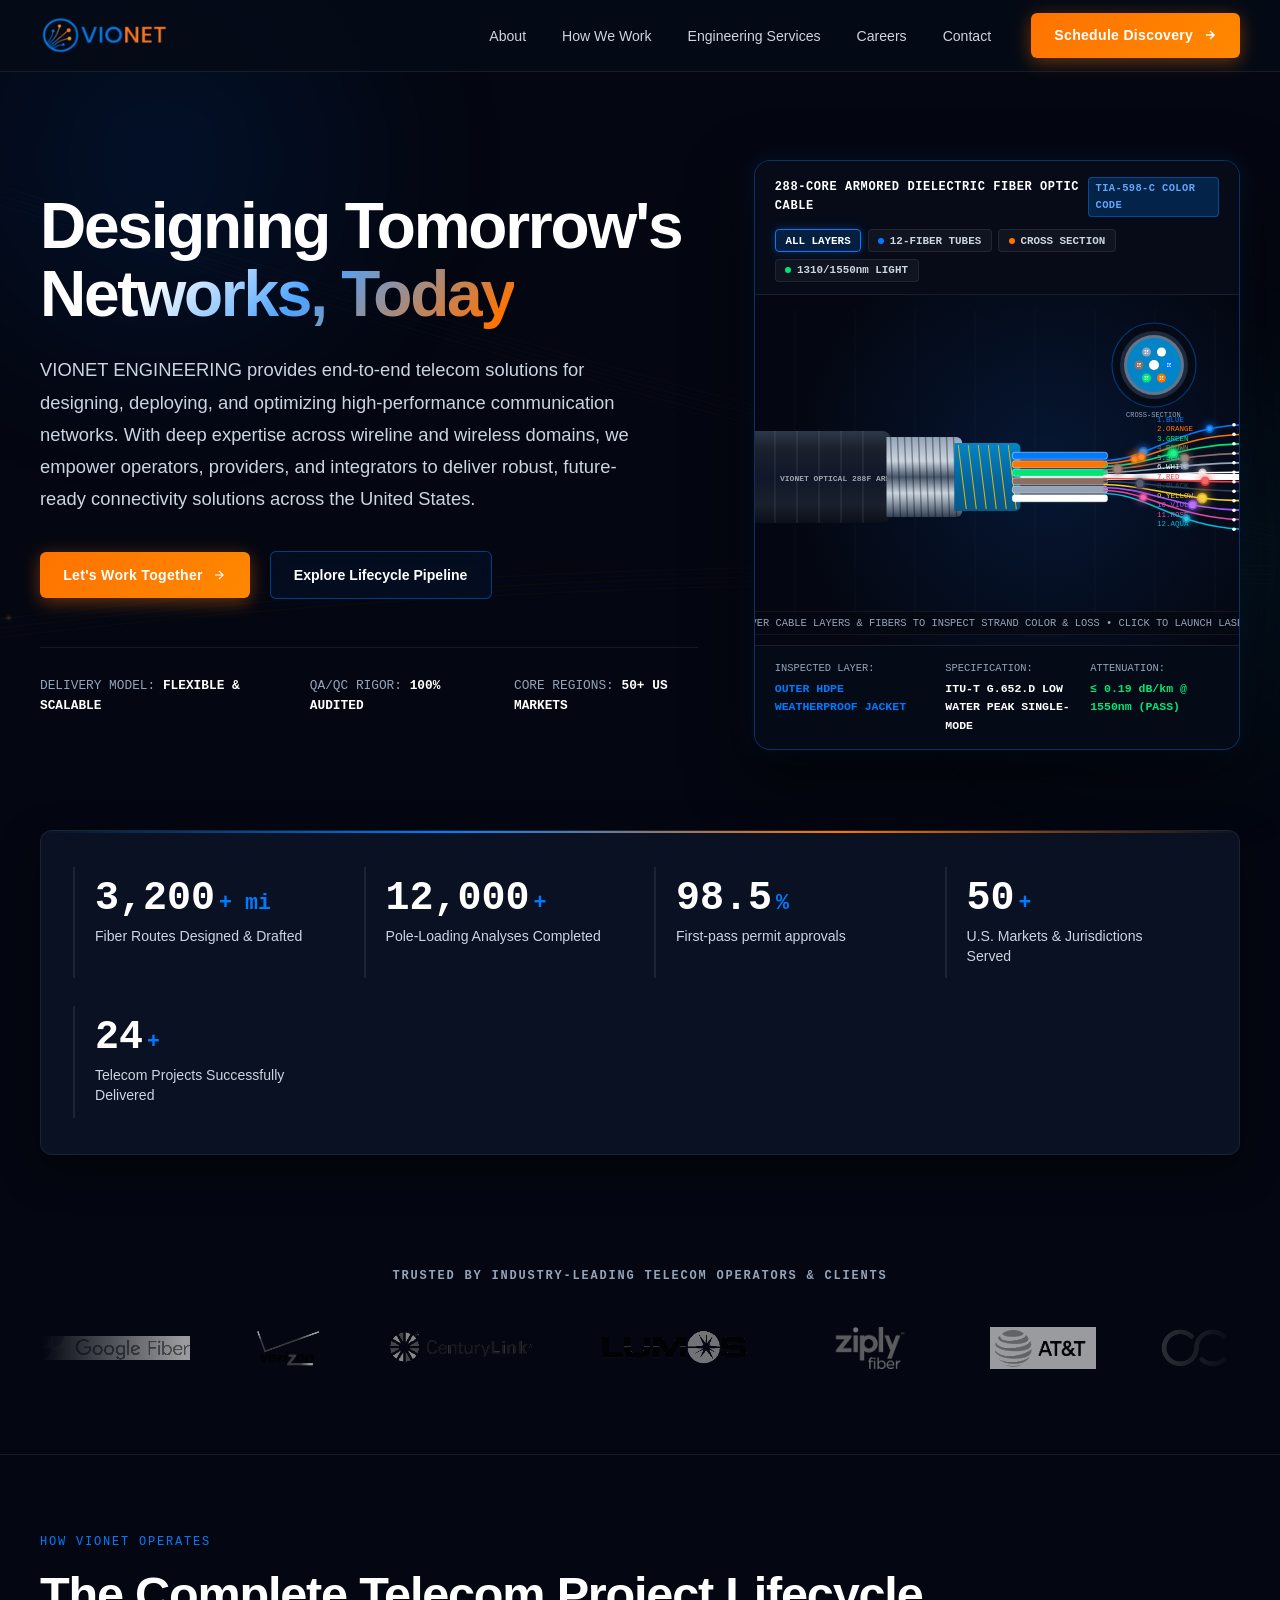
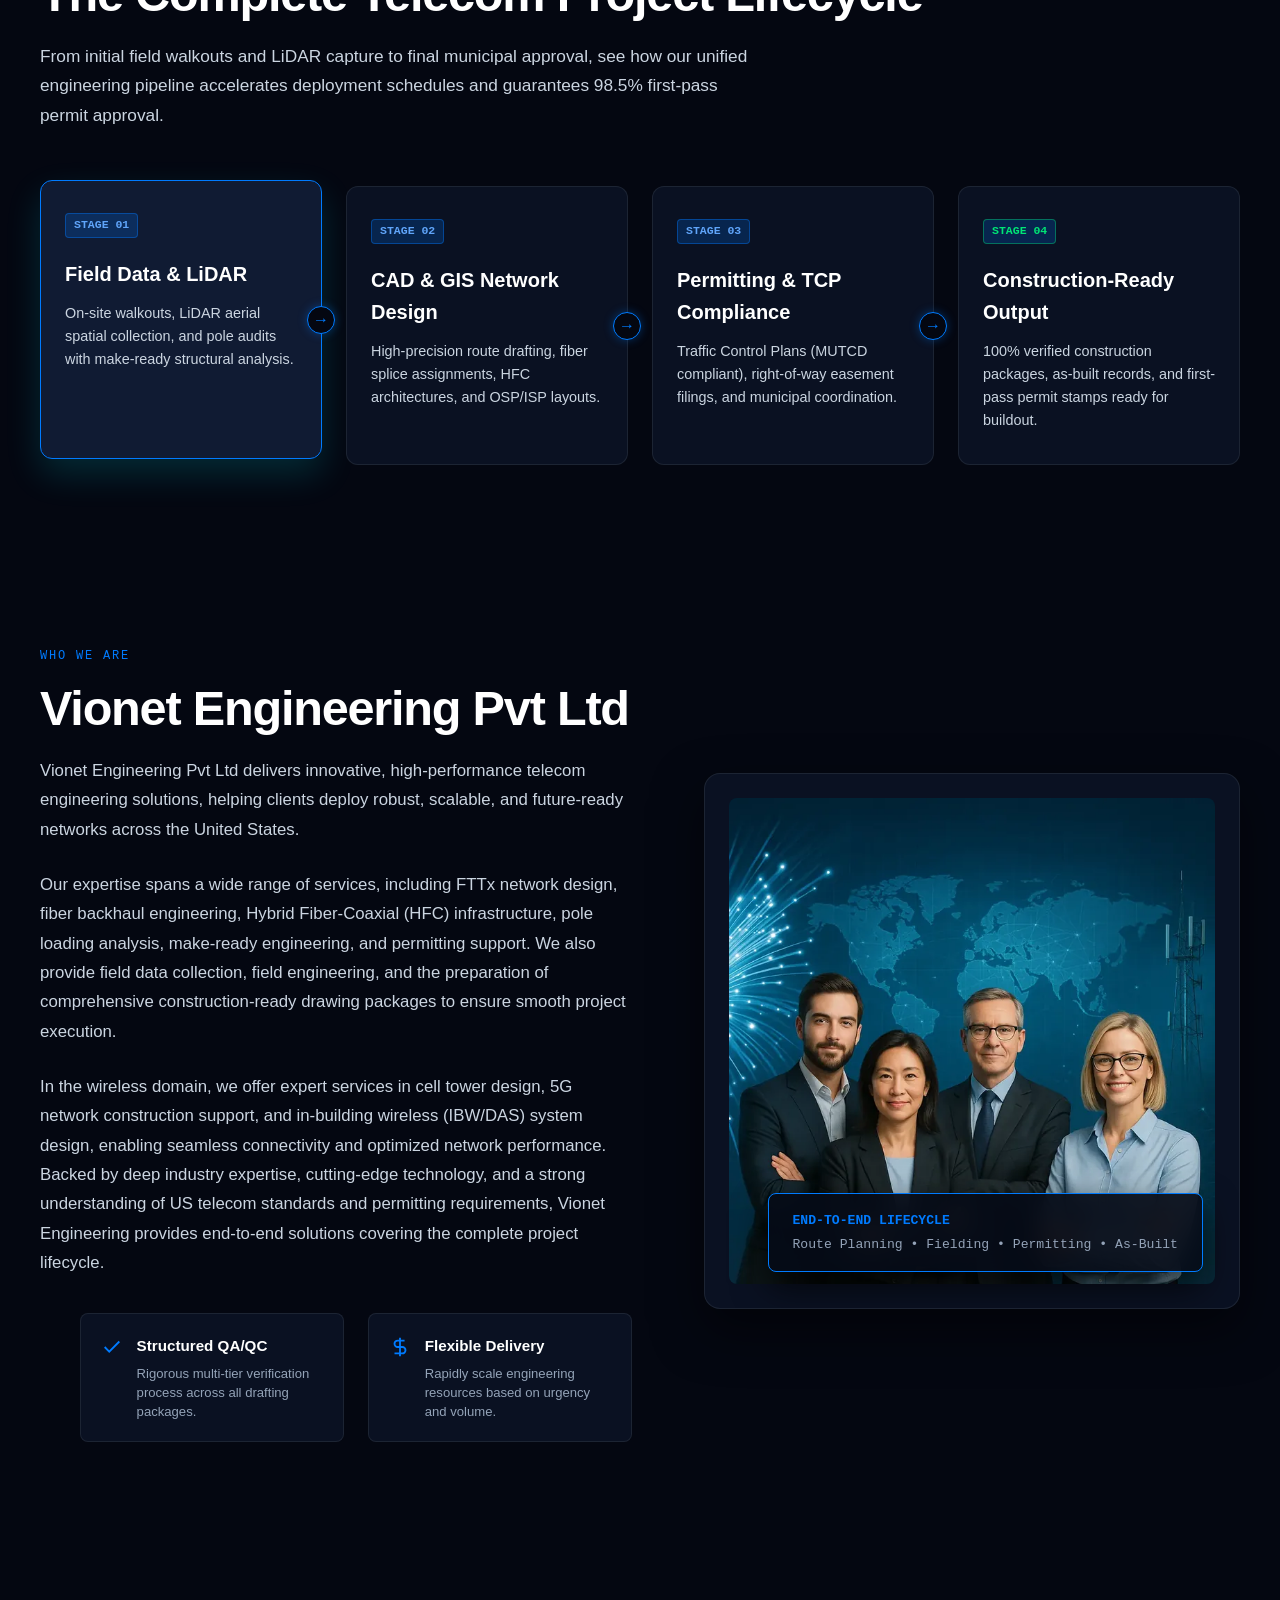
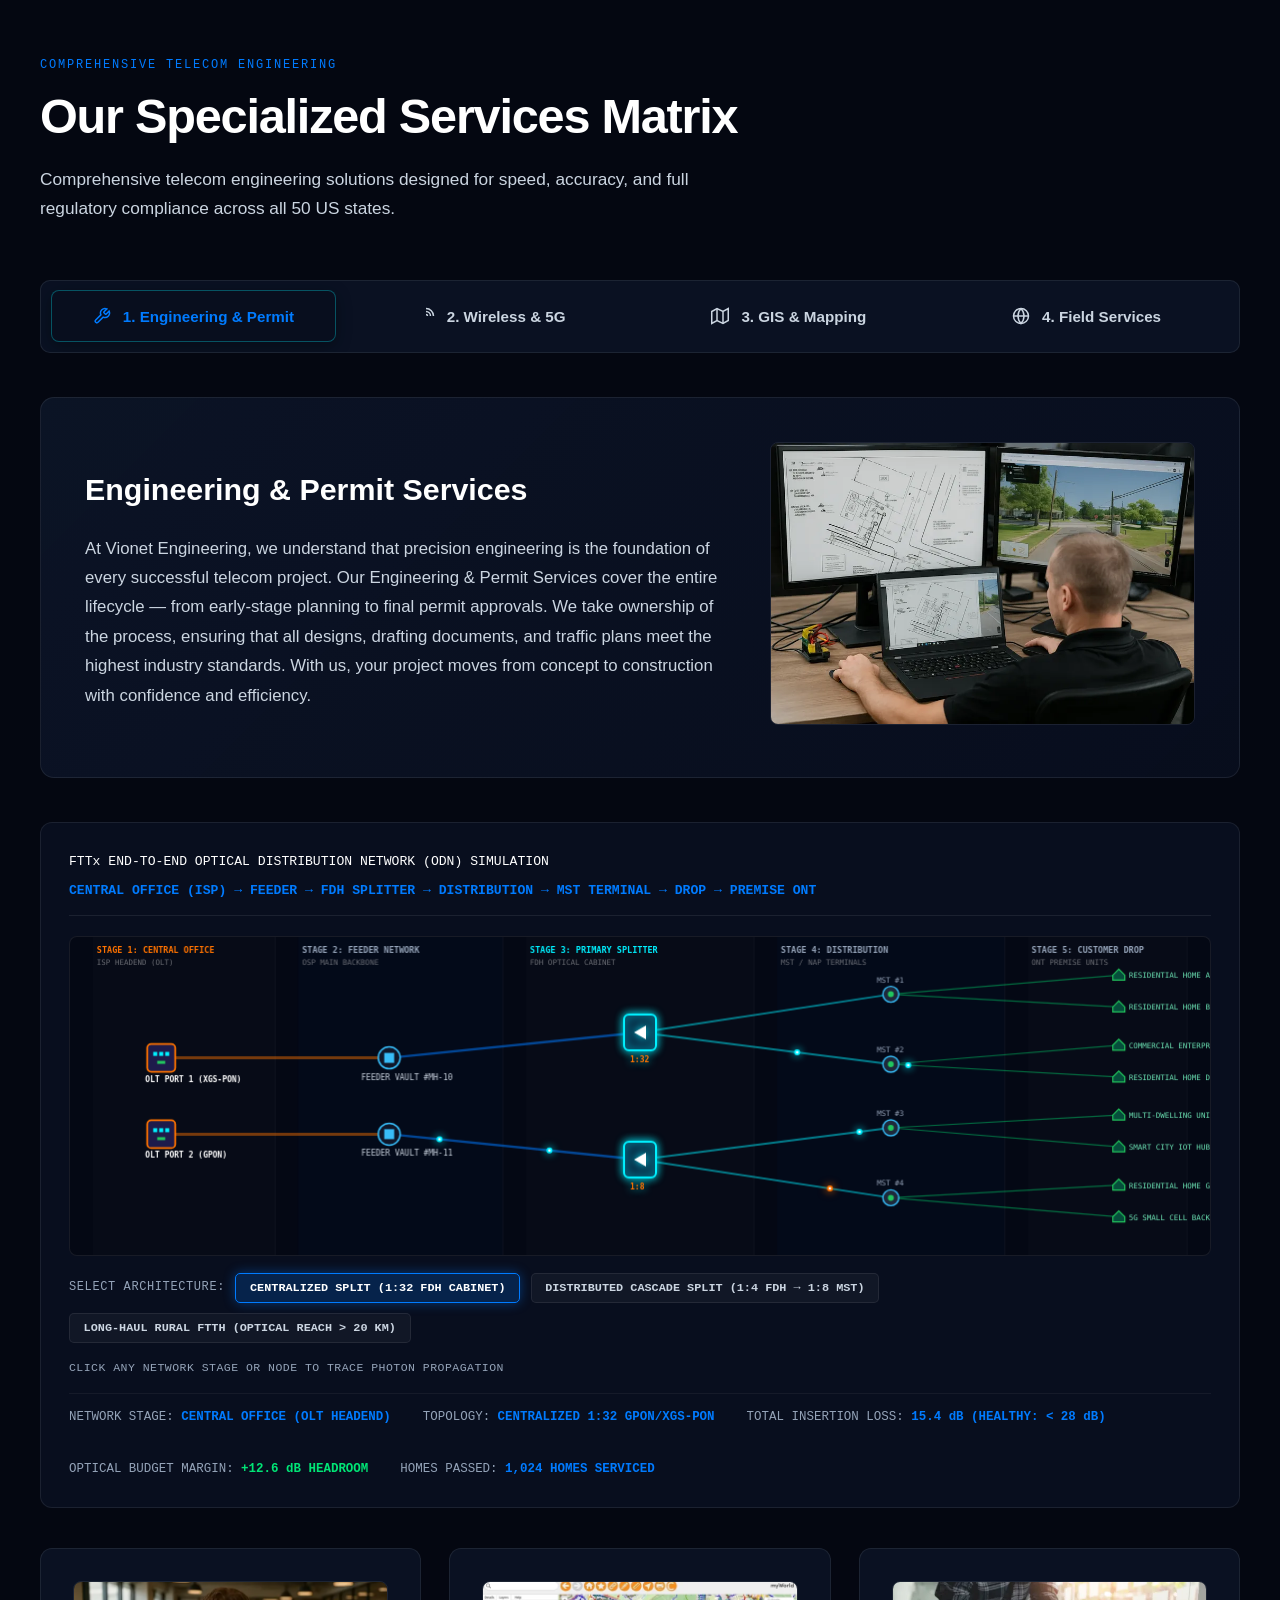
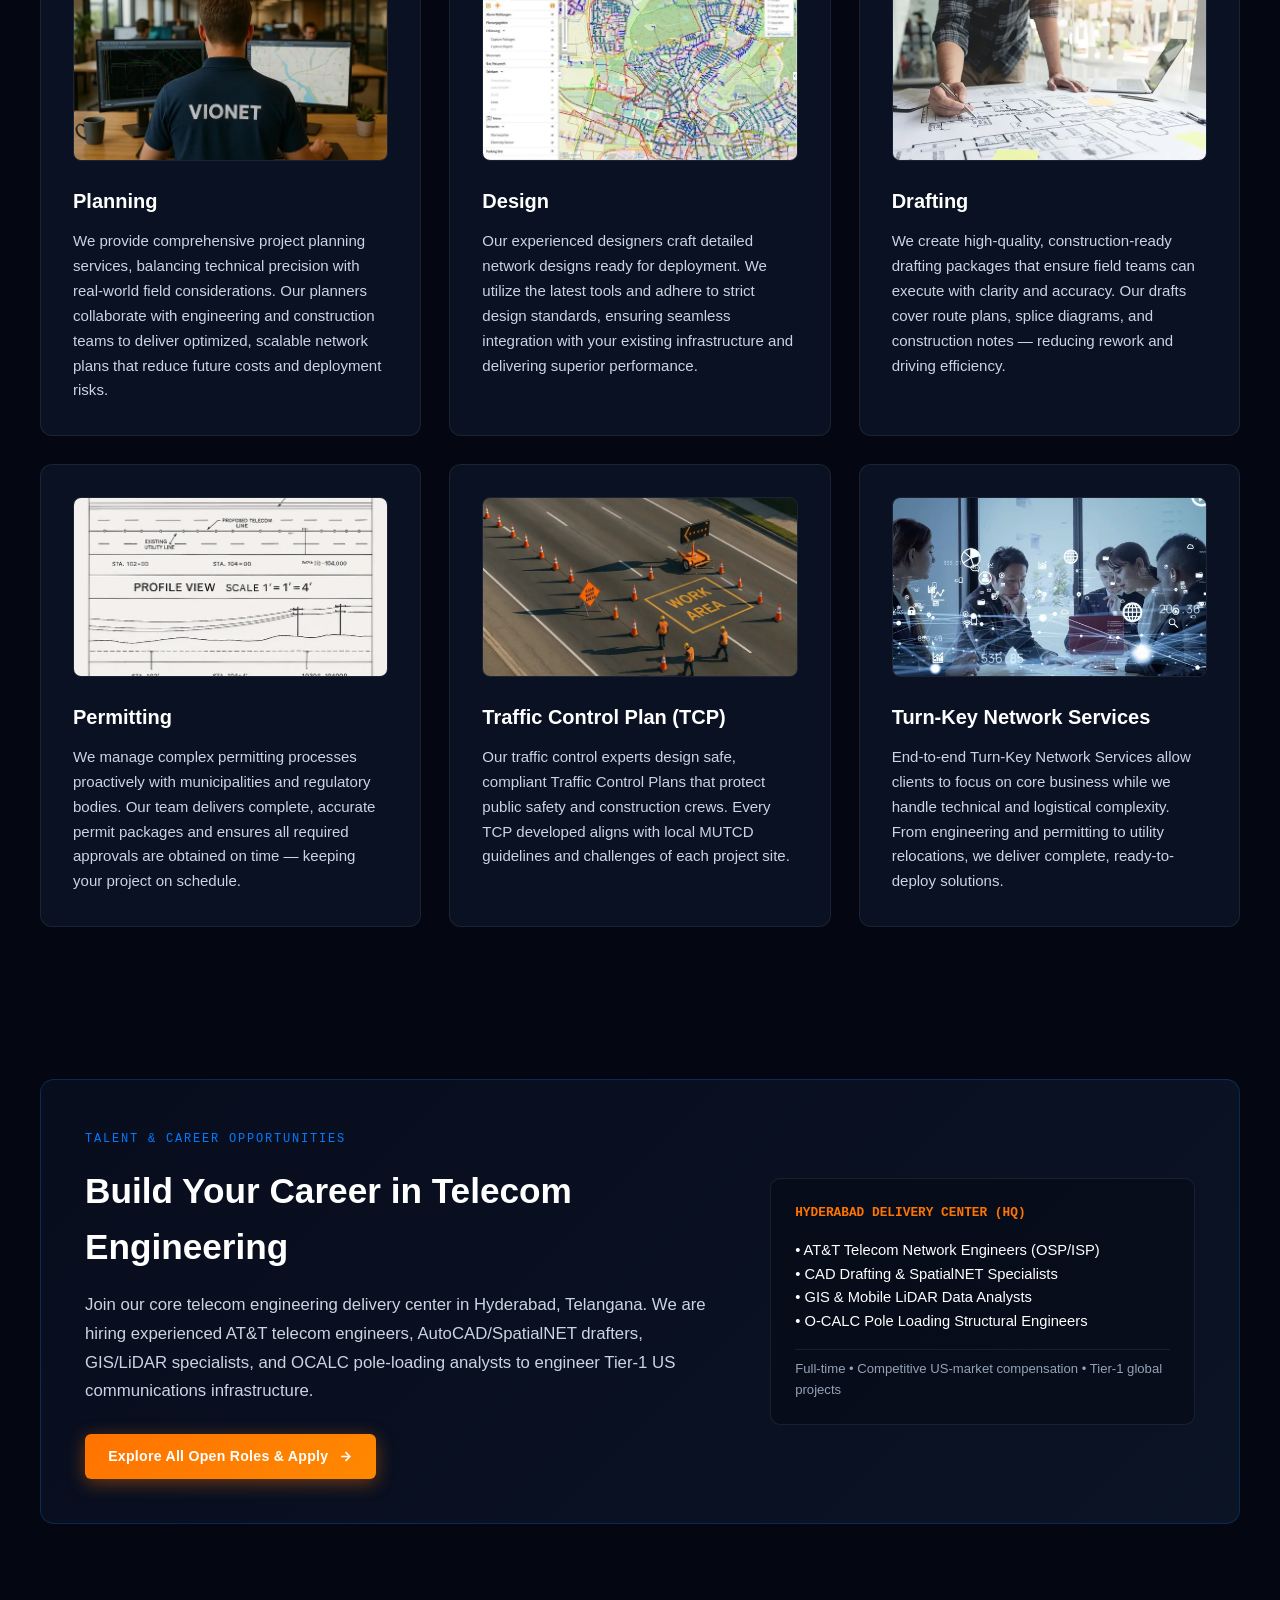
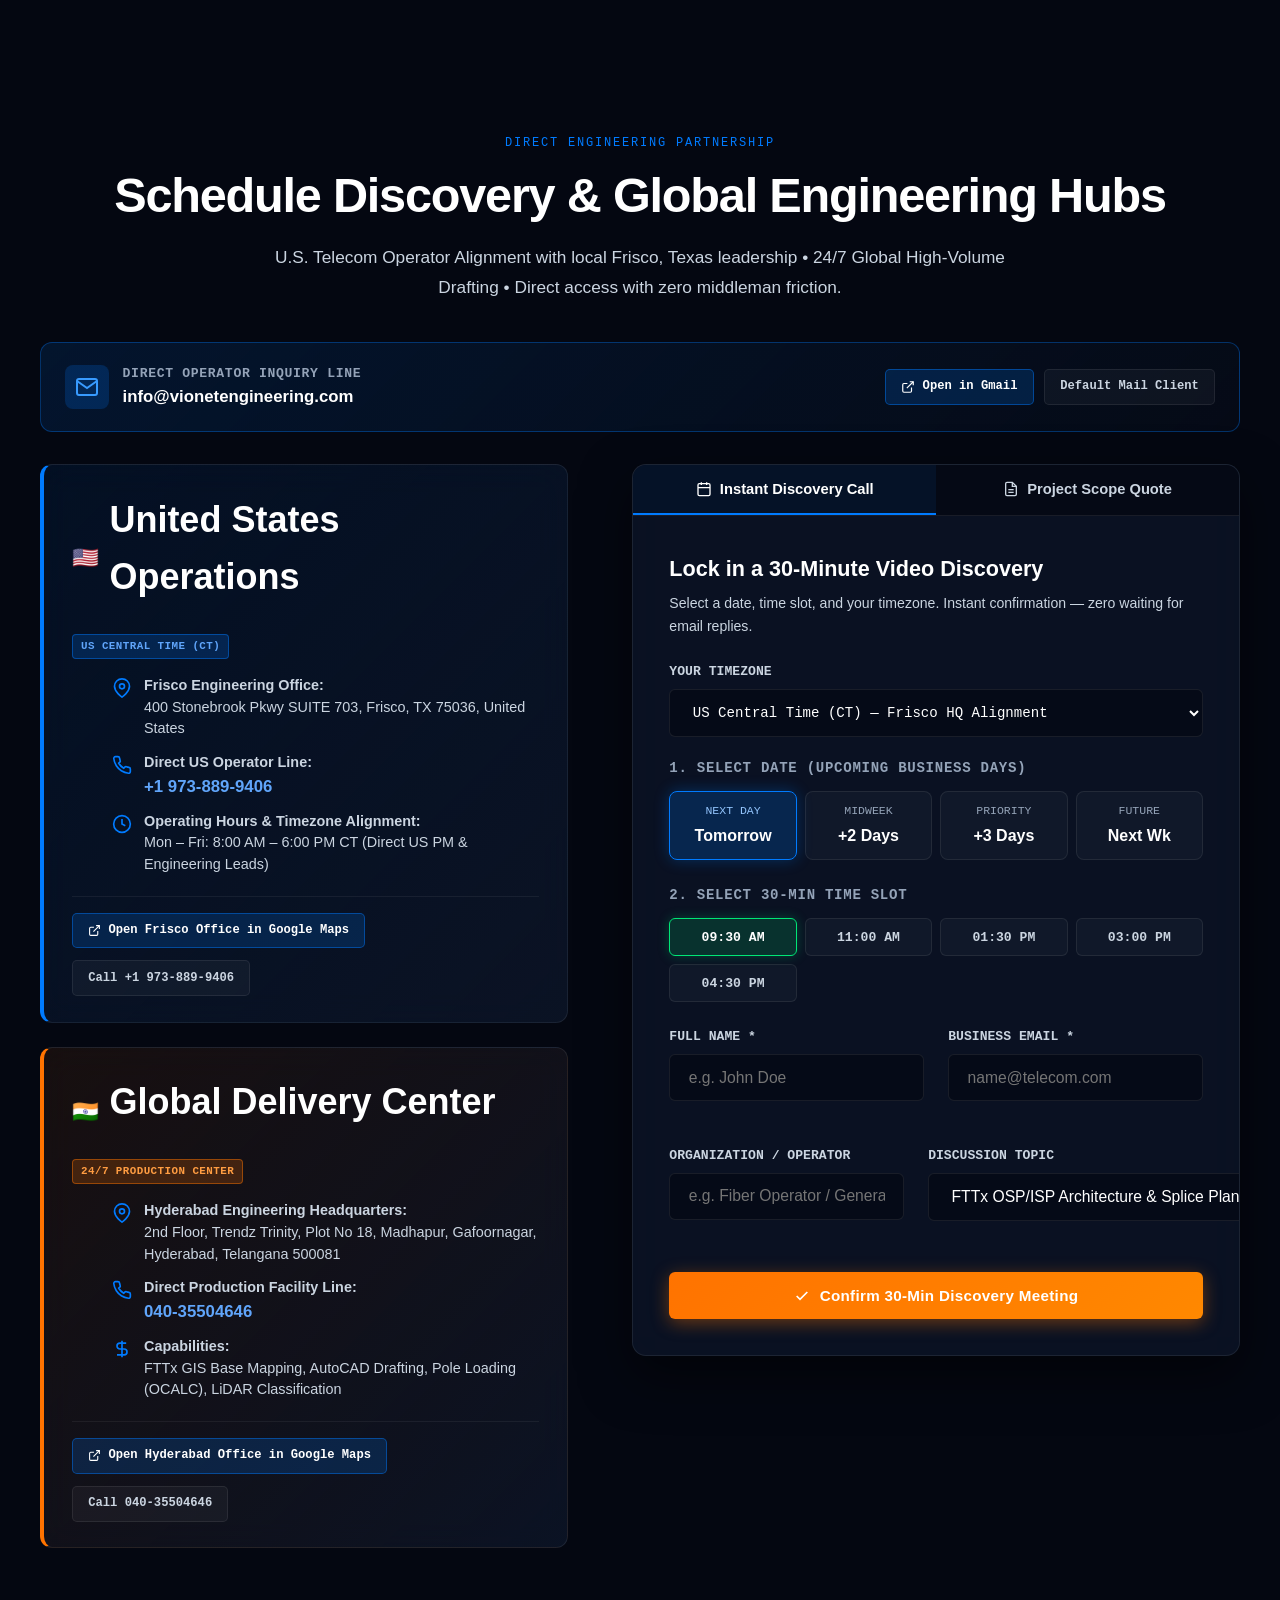
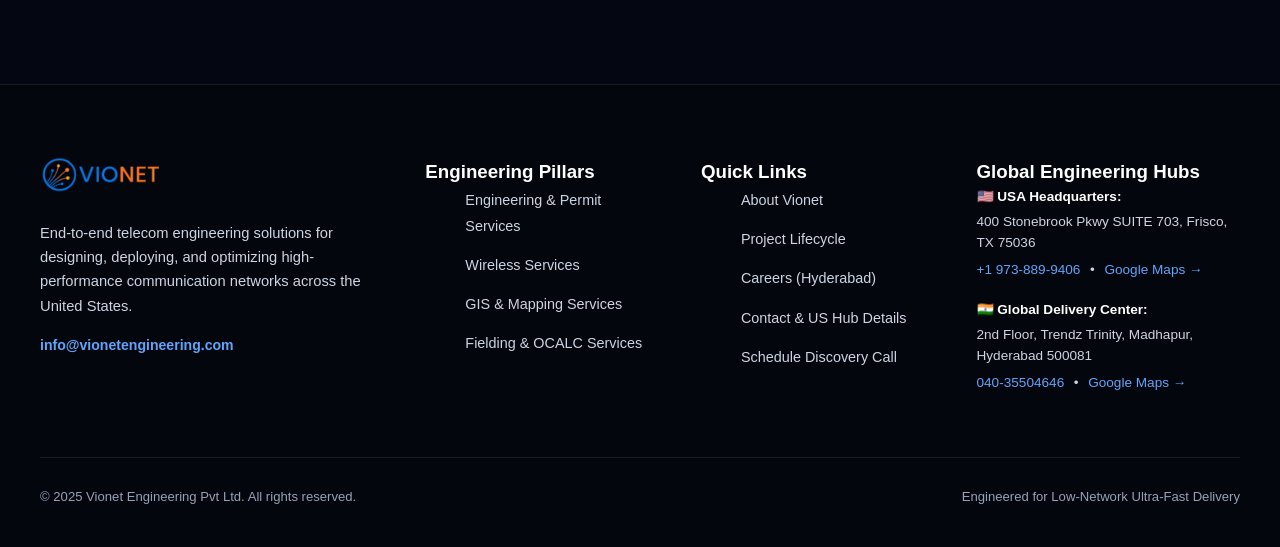
<file: index.html>
<!DOCTYPE html>
<html lang="en">
<head>
  <meta charset="UTF-8">
  <meta name="viewport" content="width=device-width, initial-scale=1.0">
  <meta name="description" content="Vionet Engineering delivers end-to-end telecom engineering, FTTx network design, 5G wireless construction, GIS mapping, and field engineering across the United States.">
  <meta name="theme-color" content="#040711">
  <title>Vionet Engineering | Designing Tomorrow's Networks, Today</title>
  
  <link rel="stylesheet" href="styles.css">
  <link rel="icon" type="image/webp" href="assets/brand/vionet-logo.webp">
</head>
<body>

  <!-- Ambient Light Halos & Fiber Optic Network Background -->
  <div class="ambient-glow-1" aria-hidden="true"></div>
  <div class="ambient-glow-2" aria-hidden="true"></div>
  <canvas id="ambientFiberBgCanvas" class="ambient-fiber-canvas" aria-hidden="true"></canvas>

  <!-- Sticky Global Navigation -->
  <nav class="navbar" aria-label="Main Navigation">
    <a href="#" class="brand-wrapper">
      <img src="assets/brand/vionet-logo.webp" alt="Vionet Engineering Logo" class="brand-logo-img" width="150" height="44">
      
    </a>

    <ul class="nav-links" id="navLinks">
      <li><a href="#about" class="nav-link">About</a></li>
      <li><a href="#pipeline" class="nav-link">How We Work</a></li>
      <li><a href="#services" class="nav-link">Engineering Services</a></li>
      <li><a href="careers.html" class="nav-link">Careers</a></li>
      <li><a href="#contactus" class="nav-link">Contact</a></li>
      <li class="mobile-drawer-cta-wrap">
        <a href="#contactus" class="btn-cta">
          <span>Schedule Discovery</span>
          <svg width="14" height="14" viewBox="0 0 24 24" fill="none" stroke="currentColor" stroke-width="2.5"><path d="M5 12h14M12 5l7 7-7 7"/></svg>
        </a>
      </li>
    </ul>

    <div class="nav-actions">
      <a href="#contactus" class="btn-cta">
        <span>Schedule Discovery</span>
        <svg width="14" height="14" viewBox="0 0 24 24" fill="none" stroke="currentColor" stroke-width="2.5"><path d="M5 12h14M12 5l7 7-7 7"/></svg>
      </a>
      <button class="mobile-menu-toggle" aria-label="Toggle navigation menu" aria-expanded="false" aria-controls="navLinks">
        <svg class="icon-hamburger" width="22" height="22" viewBox="0 0 24 24" fill="none" stroke="currentColor" stroke-width="2"><path d="M3 12h18M3 6h18M3 18h18"/></svg>
        <svg class="icon-close" width="22" height="22" viewBox="0 0 24 24" fill="none" stroke="currentColor" stroke-width="2"><line x1="18" y1="6" x2="6" y2="18"></line><line x1="6" y1="6" x2="18" y2="18"></line></svg>
      </button>
    </div>
  </nav>

  <main>
    <!-- HERO SECTION WITH INTERACTIVE FIBER CANVAS -->
    <section class="hero-section" id="hero">
      <div class="hero-content">
       
        <h1 class="hero-title">
          Designing Tomorrow's <br>
          <span class="text-gradient">Networks, Today</span>
        </h1>
        <p class="hero-description">
          VIONET ENGINEERING provides end-to-end telecom solutions for designing, deploying, and optimizing high-performance communication networks. With deep expertise across wireline and wireless domains, we empower operators, providers, and integrators to deliver robust, future-ready connectivity solutions across the United States.
        </p>

        <div class="hero-btn-group">
          <a href="#contactus" class="btn-cta">
            <span>Let's Work Together</span>
            <svg width="14" height="14" viewBox="0 0 24 24" fill="none" stroke="currentColor" stroke-width="2"><path d="M5 12h14M12 5l7 7-7 7"/></svg>
          </a>
          <a href="#pipeline" class="btn-outline">
            <span>Explore Lifecycle Pipeline</span>
          </a>
        </div>

        <div class="hero-specs-row">
          <div class="hero-spec-item">
            <span>DELIVERY MODEL: </span>
            <strong>FLEXIBLE & SCALABLE</strong>
          </div>
          <div class="hero-spec-item">
            <span>QA/QC RIGOR: </span>
            <strong>100% AUDITED</strong>
          </div>
          <div class="hero-spec-item">
            <span>CORE REGIONS: </span>
            <strong>50+ US MARKETS</strong>
          </div>
        </div>
      </div>

      <!-- Realistic 3D Cross-Section Fiber Optic Cable Assembly -->
      <div class="hero-fiber-showcase" aria-label="Armored Fiber Optic Cable Interactive Anatomy">
        <!-- Showcase Header -->
        <div class="hero-fiber-header">
          <div class="fiber-title-row">
            <span class="fiber-title">288-CORE ARMORED DIELECTRIC FIBER OPTIC CABLE</span>
            <span class="fiber-badge">TIA-598-C COLOR CODE</span>
          </div>

          <!-- Interactive Cable Anatomy Mode Switcher -->
          <div class="cable-mode-pills" role="tablist" aria-label="Cable Anatomy Layers">
            <button class="cable-pill active" role="tab" aria-selected="true" id="tab-cable-full" aria-controls="fiberAssemblyCanvas" data-view="full" title="Complete 3D Optical Cable Assembly">
              <span>ALL LAYERS</span>
            </button>
            <button class="cable-pill" role="tab" aria-selected="false" id="tab-cable-cores" aria-controls="fiberAssemblyCanvas" data-view="cores" title="Individual Glass Optical Fibers">
              <span class="pill-dot" style="background: #007BFF;"></span>
              <span>12-FIBER TUBES</span>
            </button>
            <button class="cable-pill" role="tab" aria-selected="false" id="tab-cable-crosssection" aria-controls="fiberAssemblyCanvas" data-view="crosssection" title="End-Face Cross Section">
              <span class="pill-dot" style="background: #FF7300;"></span>
              <span>CROSS SECTION</span>
            </button>
            <button class="cable-pill" role="tab" aria-selected="false" id="tab-cable-lasers" aria-controls="fiberAssemblyCanvas" data-view="lasers" title="Live Wavelength Photon Streams">
              <span class="pill-dot" style="background: #00e676;"></span>
              <span>1310/1550nm LIGHT</span>
            </button>
          </div>
        </div>

        <!-- Interactive Realistic Fiber Assembly Canvas Frame -->
        <div class="hero-fiber-canvas-frame">
          <canvas id="fiberAssemblyCanvas"></canvas>
          <div class="fiber-instruction-hint">HOVER OVER CABLE LAYERS &amp; FIBERS TO INSPECT STRAND COLOR &amp; LOSS • CLICK TO LAUNCH LASER PULSE</div>
        </div>

        <!-- Real-time Cable Layer Diagnostics Telemetry Dock -->
        <div class="fiber-telemetry-dock">
          <div class="fiber-stat">
            <span class="label">INSPECTED LAYER:</span>
            <strong id="activeFiberLayer" style="color: var(--brand-blue);">OUTER HDPE WEATHERPROOF JACKET</strong>
          </div>
          <div class="fiber-stat">
            <span class="label">SPECIFICATION:</span>
            <strong id="activeFiberSpec" style="color: var(--text-primary);">ITU-T G.652.D LOW WATER PEAK SINGLE-MODE</strong>
          </div>
          <div class="fiber-stat">
            <span class="label">ATTENUATION:</span>
            <strong id="activeFiberAttenuation" style="color: var(--green-pass);">&le; 0.19 dB/km @ 1550nm (PASS)</strong>
          </div>
        </div>
      </div>
    </section>

    <!-- LIVE TELEMETRY PROOF BAR -->
    <div class="proof-bar-container">
      <div class="proof-bar">
        <div class="metric-card">
          <div class="metric-number-wrapper">
            <span class="metric-number" data-target="3200">0</span>
            <span class="metric-suffix">+ mi</span>
          </div>
          <div class="metric-label">Fiber Routes Designed & Drafted</div>
        </div>

        <div class="metric-card">
          <div class="metric-number-wrapper">
            <span class="metric-number" data-target="12000">0</span>
            <span class="metric-suffix">+</span>
          </div>
          <div class="metric-label">Pole-Loading Analyses Completed</div>
        </div>

        <div class="metric-card">
          <div class="metric-number-wrapper">
            <span class="metric-number" data-target="98.5">0</span>
            <span class="metric-suffix">%</span>
          </div>
          <div class="metric-label">First-pass permit approvals</div>
        </div>

        <div class="metric-card">
          <div class="metric-number-wrapper">
            <span class="metric-number" data-target="50">0</span>
            <span class="metric-suffix">+</span>
          </div>
          <div class="metric-label">U.S. Markets & Jurisdictions Served</div>
        </div>

        <div class="metric-card">
          <div class="metric-number-wrapper">
            <span class="metric-number" data-target="25">0</span>
            <span class="metric-suffix">+</span>
          </div>
          <div class="metric-label">Telecom Projects Successfully Delivered</div>
        </div>
      </div>
    </div>

    <!-- TIER-1 PARTNERS INFINITE MARQUEE -->
    <div class="clients-section">
      <h2 class="clients-heading">TRUSTED BY INDUSTRY-LEADING TELECOM OPERATORS &amp; CLIENTS</h2>
      <div class="client-marquee">
        <div class="client-track">
          <!-- Set 1 -->
          <div class="client-logo-item"><img src="assets/clients/google-fiber.png" alt="Google Fiber" class="client-logo-img" width="260" height="41" loading="lazy"></div>
          <div class="client-logo-item"><img src="assets/clients/verizon.png" alt="Verizon" class="client-logo-img" width="260" height="161" loading="lazy"></div>
          <div class="client-logo-item"><img src="assets/clients/centurylink.png" alt="CenturyLink" class="client-logo-img" width="260" height="65" loading="lazy"></div>
          <div class="client-logo-item"><img src="assets/clients/lumos.png" alt="Lumos Networks" class="client-logo-img" width="260" height="61" loading="lazy"></div>
          <div class="client-logo-item"><img src="assets/clients/ziply.png" alt="Ziply Fiber" class="client-logo-img" width="260" height="97" loading="lazy"></div>
          <div class="client-logo-item"><img src="assets/clients/client-att.png" alt="AT&T" class="client-logo-img" width="239" height="95" loading="lazy"></div>
          <div class="client-logo-item"><img src="assets/clients/client-charter.png" alt="Charter Spectrum" class="client-logo-img" width="260" height="76" loading="lazy"></div>
          <div class="client-logo-item"><img src="assets/clients/client-crown.png" alt="Crown Castle" class="client-logo-img" width="260" height="106" loading="lazy"></div>
          <div class="client-logo-item"><img src="assets/clients/client-zayo.png" alt="Zayo" class="client-logo-img" width="260" height="69" loading="lazy"></div>
          
          <!-- Set 2 for seamless loop -->
          <div class="client-logo-item"><img src="assets/clients/google-fiber.png" alt="Google Fiber" class="client-logo-img" width="260" height="41" loading="lazy"></div>
          <div class="client-logo-item"><img src="assets/clients/verizon.png" alt="Verizon" class="client-logo-img" width="260" height="161" loading="lazy"></div>
          <div class="client-logo-item"><img src="assets/clients/centurylink.png" alt="CenturyLink" class="client-logo-img" width="260" height="65" loading="lazy"></div>
          <div class="client-logo-item"><img src="assets/clients/lumos.png" alt="Lumos Networks" class="client-logo-img" width="260" height="61" loading="lazy"></div>
          <div class="client-logo-item"><img src="assets/clients/ziply.png" alt="Ziply Fiber" class="client-logo-img" width="260" height="97" loading="lazy"></div>
          <div class="client-logo-item"><img src="assets/clients/client-att.png" alt="AT&T" class="client-logo-img" width="239" height="95" loading="lazy"></div>
          <div class="client-logo-item"><img src="assets/clients/client-charter.png" alt="Charter Spectrum" class="client-logo-img" width="260" height="76" loading="lazy"></div>
          <div class="client-logo-item"><img src="assets/clients/client-crown.png" alt="Crown Castle" class="client-logo-img" width="260" height="106" loading="lazy"></div>
          <div class="client-logo-item"><img src="assets/clients/client-zayo.png" alt="Zayo" class="client-logo-img" width="260" height="69" loading="lazy"></div>
        </div>
      </div>
    </div>

    <!-- NEW FEATURE: HOW WE WORK (INTERACTIVE BUSINESS FLOW) -->
    <section id="pipeline" class="workflow-section">
      <div class="section-tag">How Vionet Operates</div>
      <h2 class="section-title">The Complete Telecom Project Lifecycle</h2>
      <p class="section-desc">
        From initial field walkouts and LiDAR capture to final municipal approval, see how our unified engineering pipeline accelerates deployment schedules and guarantees 98.5% first-pass permit approval.
      </p>

      <div class="pipeline-container">
        <!-- Step 1 -->
        <div class="pipeline-card active">
          <span class="pipeline-step-badge">STAGE 01</span>
          <h3>Field Data &amp; LiDAR</h3>
          <p>On-site walkouts, LiDAR aerial spatial collection, and pole audits with make-ready structural analysis.</p>
          <div class="pipeline-arrow" aria-hidden="true">&rarr;</div>
        </div>

        <!-- Step 2 -->
        <div class="pipeline-card">
          <span class="pipeline-step-badge">STAGE 02</span>
          <h3>CAD &amp; GIS Network Design</h3>
          <p>High-precision route drafting, fiber splice assignments, HFC architectures, and OSP/ISP layouts.</p>
          <div class="pipeline-arrow" aria-hidden="true">&rarr;</div>
        </div>

        <!-- Step 3 -->
        <div class="pipeline-card">
          <span class="pipeline-step-badge">STAGE 03</span>
          <h3>Permitting &amp; TCP Compliance</h3>
          <p>Traffic Control Plans (MUTCD compliant), right-of-way easement filings, and municipal coordination.</p>
          <div class="pipeline-arrow" aria-hidden="true">&rarr;</div>
        </div>

        <!-- Step 4 -->
        <div class="pipeline-card">
          <span class="pipeline-step-badge" style="color: var(--green-pass); border-color: rgba(0, 230, 118, 0.4);">STAGE 04</span>
          <h3>Construction-Ready Output</h3>
          <p>100% verified construction packages, as-built records, and first-pass permit stamps ready for buildout.</p>
        </div>
      </div>
    </section>

    <!-- ABOUT SECTION -->
    <section id="about">
      <div class="about-grid">
        <div class="about-text">
          <div class="section-tag">Who We Are</div>
          <h2 class="section-title">Vionet Engineering Pvt Ltd</h2>
          <p>
            Vionet Engineering Pvt Ltd delivers innovative, high-performance telecom engineering solutions, helping clients deploy robust, scalable, and future-ready networks across the United States.
          </p>
          <p>
            Our expertise spans a wide range of services, including FTTx network design, fiber backhaul engineering, Hybrid Fiber-Coaxial (HFC) infrastructure, pole loading analysis, make-ready engineering, and permitting support. We also provide field data collection, field engineering, and the preparation of comprehensive construction-ready drawing packages to ensure smooth project execution.
          </p>
          <p>
            In the wireless domain, we offer expert services in cell tower design, 5G network construction support, and in-building wireless (IBW/DAS) system design, enabling seamless connectivity and optimized network performance. Backed by deep industry expertise, cutting-edge technology, and a strong understanding of US telecom standards and permitting requirements, Vionet Engineering provides end-to-end solutions covering the complete project lifecycle.
          </p>

          <ul class="about-features-list">
            <li class="about-feature-item">
              <svg class="icon" width="22" height="22" viewBox="0 0 24 24" fill="none" stroke="currentColor" stroke-width="2"><polyline points="20 6 9 17 4 12"/></svg>
              <div>
                <h3>Structured QA/QC</h3>
                <p>Rigorous multi-tier verification process across all drafting packages.</p>
              </div>
            </li>
            <li class="about-feature-item">
              <svg class="icon" width="22" height="22" viewBox="0 0 24 24" fill="none" stroke="currentColor" stroke-width="2"><path d="M12 2v20M17 5H9.5a3.5 3.5 0 0 0 0 7h5a3.5 3.5 0 0 1 0 7H6"/></svg>
              <div>
                <h3>Flexible Delivery</h3>
                <p>Rapidly scale engineering resources based on urgency and volume.</p>
              </div>
            </li>
          </ul>
        </div>

        <div class="about-visual-card">
          <img src="assets/brand/about-us.webp" alt="Vionet Engineering Field and Design Team" class="about-visual-img" width="700" height="700" loading="lazy">
          <div class="about-badge-overlay">
            <div style="color: var(--cyan-primary); font-weight: 700; margin-bottom: 3px;">END-TO-END LIFECYCLE</div>
            <div style="color: var(--text-muted);">Route Planning • Fielding • Permitting • As-Built</div>
          </div>
        </div>
      </div>
    </section>

    <!-- CORE SERVICES MATRIX -->
    <section id="services">
      <div class="section-tag">Comprehensive Telecom Engineering</div>
      <h2 class="section-title">Our Specialized Services Matrix</h2>
      <p class="section-desc">
        Comprehensive telecom engineering solutions designed for speed, accuracy, and full regulatory compliance across all 50 US states.
      </p>

      <!-- Services Navigation Tabs -->
      <div class="services-tabs-nav" role="tablist">
        <button class="tab-btn active" data-tab="tab-engineering" role="tab">
          <svg width="18" height="18" viewBox="0 0 24 24" fill="none" stroke="currentColor" stroke-width="2"><path d="M14.7 6.3a1 1 0 0 0 0 1.4l1.6 1.6a1 1 0 0 0 1.4 0l3.77-3.77a6 6 0 0 1-7.94 7.94l-6.91 6.91a2.12 2.12 0 0 1-3-3l6.91-6.91a6 6 0 0 1 7.94-7.94l-3.76 3.76z"/></svg>
          <span>1. Engineering & Permit</span>
        </button>
        <button class="tab-btn" data-tab="tab-wireless" role="tab">
          <svg width="18" height="18" viewBox="0 0 24 24" fill="none" stroke="currentColor" stroke-width="2"><path d="M12 2a10 10 0 0 1 10 10M12 6a6 6 0 0 1 6 6M12 10a2 2 0 0 1 2 2M12 18h.01"/></svg>
          <span>2. Wireless & 5G</span>
        </button>
        <button class="tab-btn" data-tab="tab-gis" role="tab">
          <svg width="18" height="18" viewBox="0 0 24 24" fill="none" stroke="currentColor" stroke-width="2"><polygon points="1 6 1 22 8 18 16 22 23 18 23 2 16 6 8 2 1 6"/><line x1="8" y1="2" x2="8" y2="18"/><line x1="16" y1="6" x2="16" y2="22"/></svg>
          <span>3. GIS & Mapping</span>
        </button>
        <button class="tab-btn" data-tab="tab-field" role="tab">
          <svg width="18" height="18" viewBox="0 0 24 24" fill="none" stroke="currentColor" stroke-width="2"><circle cx="12" cy="12" r="10"/><path d="M12 2a14.5 14.5 0 0 0 0 20 14.5 14.5 0 0 0 0-20"/><path d="M2 12h20"/></svg>
          <span>4. Field Services</span>
        </button>
      </div>

      <!-- TAB 1: ENGINEERING & PERMITTING SERVICES -->
      <div class="tab-pane active" id="tab-engineering">
        <div class="pillar-banner">
          <div class="pillar-banner-text">
            <h3>Engineering & Permit Services</h3>
            <p>
              At Vionet Engineering, we understand that precision engineering is the foundation of every successful telecom project. Our Engineering & Permit Services cover the entire lifecycle — from early-stage planning to final permit approvals. We take ownership of the process, ensuring that all designs, drafting documents, and traffic plans meet the highest industry standards. With us, your project moves from concept to construction with confidence and efficiency.
            </p>
          </div>
          <div>
            <img src="assets/services/engineering-services.webp" alt="Engineering Services" style="width: 100%; height: auto; border-radius: 8px; border: 1px solid var(--border-subtle);" width="800" height="533" loading="lazy">
          </div>
        </div>

        <!-- Interactive FTTx Fiber Architecture & Optical Link Budget Simulator -->
        <div class="interactive-simulator-box" style="margin-bottom: 2.5rem;">
          <div class="sim-header">
            <span>FTTx END-TO-END OPTICAL DISTRIBUTION NETWORK (ODN) SIMULATION</span>
            <span class="tag">CENTRAL OFFICE (ISP) &rarr; FEEDER &rarr; FDH SPLITTER &rarr; DISTRIBUTION &rarr; MST TERMINAL &rarr; DROP &rarr; PREMISE ONT</span>
          </div>
          <div id="fttxArchBox" class="fttx-arch-container"></div>
          <div class="fttx-controls-bar">
            <div class="fttx-split-buttons">
              <span class="ctrl-label">SELECT ARCHITECTURE:</span>
              <button class="fttx-mode-btn active" data-arch="centralized">CENTRALIZED SPLIT (1:32 FDH CABINET)</button>
              <button class="fttx-mode-btn" data-arch="distributed">DISTRIBUTED CASCADE SPLIT (1:4 FDH &rarr; 1:8 MST)</button>
              <button class="fttx-mode-btn" data-arch="rural">LONG-HAUL RURAL FTTH (OPTICAL REACH &gt; 20 KM)</button>
            </div>
            <div class="fttx-action-hint">CLICK ANY NETWORK STAGE OR NODE TO TRACE PHOTON PROPAGATION</div>
          </div>
          <div class="fttx-telemetry-hud">
            <span>NETWORK STAGE: <strong id="fttxStageName">CENTRAL OFFICE (OLT HEADEND)</strong></span>
            <span>TOPOLOGY: <strong id="fttxSplitRatio">CENTRALIZED 1:32 GPON/XGS-PON</strong></span>
            <span>TOTAL INSERTION LOSS: <strong id="fttxLoss">15.4 dB (HEALTHY: &lt; 28 dB)</strong></span>
            <span>OPTICAL BUDGET MARGIN: <strong id="fttxMargin" style="color: #00e676;">+12.6 dB HEADROOM</strong></span>
            <span>HOMES PASSED: <strong id="fttxHomes">1,024 HOMES SERVICED</strong></span>
          </div>
        </div>

        <div class="subservices-grid">
          <div class="service-card">
            <img src="assets/services/planning-design.webp" alt="Planning" class="service-img-preview" width="640" height="426" loading="lazy">
            <h4>Planning</h4>
            <p>We provide comprehensive project planning services, balancing technical precision with real-world field considerations. Our planners collaborate with engineering and construction teams to deliver optimized, scalable network plans that reduce future costs and deployment risks.</p>
          </div>

          <div class="service-card">
            <img src="assets/services/design.webp" alt="Design" class="service-img-preview" width="640" height="381" loading="lazy">
            <h4>Design</h4>
            <p>Our experienced designers craft detailed network designs ready for deployment. We utilize the latest tools and adhere to strict design standards, ensuring seamless integration with your existing infrastructure and delivering superior performance.</p>
          </div>

          <div class="service-card">
            <img src="assets/services/drafting.webp" alt="Drafting" class="service-img-preview" width="640" height="330" loading="lazy">
            <h4>Drafting</h4>
            <p>We create high-quality, construction-ready drafting packages that ensure field teams can execute with clarity and accuracy. Our drafts cover route plans, splice diagrams, and construction notes — reducing rework and driving efficiency.</p>
          </div>

          <div class="service-card">
            <img src="assets/services/permit.webp" alt="Permitting" class="service-img-preview" width="640" height="640" loading="lazy">
            <h4>Permitting</h4>
            <p>We manage complex permitting processes proactively with municipalities and regulatory bodies. Our team delivers complete, accurate permit packages and ensures all required approvals are obtained on time — keeping your project on schedule.</p>
          </div>

          <div class="service-card">
            <img src="assets/services/tcp.webp" alt="Traffic Control Plan" class="service-img-preview" width="640" height="426" loading="lazy">
            <h4>Traffic Control Plan (TCP)</h4>
            <p>Our traffic control experts design safe, compliant Traffic Control Plans that protect public safety and construction crews. Every TCP developed aligns with local MUTCD guidelines and challenges of each project site.</p>
          </div>

          <div class="service-card">
            <img src="assets/services/turnkey.webp" alt="Turn-Key Network Services" class="service-img-preview" width="640" height="330" loading="lazy">
            <h4>Turn-Key Network Services</h4>
            <p>End-to-end Turn-Key Network Services allow clients to focus on core business while we handle technical and logistical complexity. From engineering and permitting to utility relocations, we deliver complete, ready-to-deploy solutions.</p>
          </div>
        </div>
      </div>

      <!-- TAB 2: WIRELESS SERVICES -->
      <div class="tab-pane" id="tab-wireless">
        <div id="wireless" style="position: relative; top: -90px; visibility: hidden;"></div>
        <div class="pillar-banner">
          <div class="pillar-banner-text">
            <h3>Wireless Services</h3>
            <p>
              Wireless networks demand excellence at every level and that’s what Vionet Engineering delivers. Our Wireless Services team combines deep RF engineering expertise with practical field knowledge, helping clients deploy high-performance wireless networks that meet today’s demanding connectivity needs. Whether rolling out 5G, enhancing in-building coverage, or integrating complex wireless solutions, we bring the tools and dedication required to succeed.
            </p>
          </div>
          <div>
            <img src="assets/services/wireless.webp" alt="Wireless Services" style="width: 100%; height: auto; border-radius: 8px; border: 1px solid var(--border-subtle);" width="800" height="533" loading="lazy">
          </div>
        </div>

        <!-- Interactive 5G Beamforming Simulator with Frequency Switcher -->
        <div class="interactive-simulator-box">
          <div class="sim-header">
            <span>5G BEAMFORMING & MACRO CELL COVERAGE SIMULATION</span>
            <span class="tag">CLICK BAND TO SWITCH RF PROPAGATION</span>
          </div>
          <div id="wirelessBeamBox" class="wireless-beam-container"></div>
          <div class="rf-controls-bar">
            <span>SELECT CARRIER BAND:</span>
            <button class="rf-mode-btn active" data-mode="sub6">SUB-6 GHz (WIDE SECTOR COVERAGE)</button>
            <button class="rf-mode-btn" data-mode="mmwave">mmWave 28/39 GHz (PENCIL BEAMFORMING)</button>
          </div>
        </div>

        <div class="subservices-grid" style="margin-top: 2rem;">
          <div class="service-card">
            <img src="assets/services/network-arch.webp" alt="Network Architecture" class="service-img-preview" width="640" height="330" loading="lazy">
            <h4>Network Architecture</h4>
            <p>We design complete wireless network architectures that deliver superior coverage, capacity, and performance. Our architecture services support macro networks, small cells, DAS, and emerging wireless technologies built for the future.</p>
          </div>

          <div class="service-card">
            <img src="assets/services/network-planning.webp" alt="Planning" class="service-img-preview" width="640" height="330" loading="lazy">
            <h4>Planning</h4>
            <p>Our advanced planning services combine RF modeling, site analysis, and field validation to ensure your wireless network delivers optimal performance. We help clients avoid costly rework and drive better outcomes from day one.</p>
          </div>

          <div class="service-card">
            <img src="assets/services/in-building.webp" alt="In-building Solutions" class="service-img-preview" width="640" height="330" loading="lazy">
            <h4>In-building Solutions (IBW/DAS)</h4>
            <p>We engineer in-building wireless solutions that provide seamless coverage where it matters most: offices, campuses, venues, and public spaces. Our designs combine cutting-edge technology to ensure reliable indoor connectivity.</p>
          </div>

          <div class="service-card">
            <img src="assets/services/network-integration.webp" alt="Network Integration" class="service-img-preview" width="640" height="330" loading="lazy">
            <h4>Network Integration</h4>
            <p>End-to-end network integration services ensuring every element of your wireless network hardware, software, and systems works together flawlessly. Our integration teams test, validate, and optimize for peak performance.</p>
          </div>
        </div>
      </div>

      <!-- TAB 3: GIS & MAPPING SERVICES -->
      <div class="tab-pane" id="tab-gis">
        <div id="gis" style="position: relative; top: -90px; visibility: hidden;"></div>
        <div class="pillar-banner">
          <div class="pillar-banner-text">
            <h3>GIS & Mapping Services</h3>
            <p>
              Data is power in telecom network planning — and Vionet Engineering ensures that your data is accurate, actionable, and ready to drive better decisions. Our GIS & Mapping Services transform complex datasets into clear, visual intelligence that guides your engineering and operational strategies. With expertise across fiber, wireless, and multi-utility networks, we ensure that your maps are more than just drawings — they’re a strategic advantage.
            </p>
          </div>
          <div>
            <img src="assets/services/gis.webp" alt="GIS & Mapping Services" style="width: 100%; height: auto; border-radius: 8px; border: 1px solid var(--border-subtle);" width="800" height="533" loading="lazy">
          </div>
        </div>

        <!-- Interactive LiDAR & GIS Mobile Mapping Corridor Simulator -->
        <div class="interactive-simulator-box">
          <div class="sim-header">
            <span>GIS & MOBILE LIDAR CORRIDOR SURVEY SIMULATION</span>
            <span class="tag">REAL-TIME TELECOM ASSET DIGITIZATION & CLEARANCE AUDIT</span>
          </div>
          <div id="lidarSweepBox" class="lidar-sweep-container"></div>
          <div class="gis-controls-bar">
            <div class="gis-layer-btns">
              <span class="ctrl-label">SURVEY VIEW:</span>
              <button class="gis-mode-btn active" data-view="classified">CLASSIFIED ASSETS (POLES / FIBER / VEG)</button>
              <button class="gis-mode-btn" data-view="elevation">HEATMAP ELEVATION (Z-AXIS)</button>
              <button class="gis-mode-btn" data-view="clearance">CLEARANCE ENVELOPE (SAFETY AUDIT)</button>
            </div>
          </div>
          <div class="gis-telemetry-hud">
            <span>TARGET ASSET: <strong id="lidarAssetCount">UTILITY POLE #VL-4092</strong></span>
            <span>MEASURED HEIGHT: <strong id="lidarElevation">38.4 FT</strong></span>
            <span>SAFETY CLEARANCE: <strong id="lidarClearance" style="color: #00e676;">22.6 FT (PASS - NESC)</strong></span>
            <span>GEO-ACCURACY: <strong style="color: var(--brand-orange);">&plusmn;1.8 CM RTK</strong></span>
          </div>
        </div>

        <div class="subservices-grid" style="margin-top: 2rem;">
          <div class="service-card">
            <img src="assets/services/digitization.webp" alt="Digitization & Base Mapping" class="service-img-preview" width="640" height="330" loading="lazy">
            <h4>Digitization & Base Mapping</h4>
            <p>We digitize legacy records and create base maps that serve as the foundation for modern network designs. Our precision mapping ensures every line, asset, and easement is captured accurately, supporting engineering and permitting.</p>
          </div>

          <div class="service-card">
            <img src="assets/services/town-planning.webp" alt="Town Planning" class="service-img-preview" width="640" height="330" loading="lazy">
            <h4>Town Planning</h4>
            <p>We collaborate with municipalities and developers to deliver GIS-driven town planning services. Our work supports smart growth, efficient infrastructure deployment, and informed zoning decisions — helping cities and networks evolve together.</p>
          </div>

          <div class="service-card">
            <img src="assets/services/asset-mapping.webp" alt="Asset Mapping" class="service-img-preview" width="640" height="330" loading="lazy">
            <h4>Asset Mapping</h4>
            <p>Detailed asset mapping services that give operators complete visibility into their network infrastructure. From poles and ducts to manholes and wireless assets, our maps ensure that every component is documented and managed effectively.</p>
          </div>

          <div class="service-card">
            <img src="assets/services/smart-cities.webp" alt="Smart Cities" class="service-img-preview" width="640" height="330" loading="lazy">
            <h4>Smart Cities</h4>
            <p>We help cities become smarter by integrating GIS with next-generation telecom and IoT infrastructure. Our mapping supports the development of connected urban environments, enabling better services and improved efficiency.</p>
          </div>
        </div>
      </div>

      <!-- TAB 4: FIELD SERVICES & OCALC -->
      <div class="tab-pane" id="tab-field">
        <div id="field" style="position: relative; top: -90px; visibility: hidden;"></div>
        <div class="pillar-banner">
          <div class="pillar-banner-text">
            <h3>Field Services</h3>
            <p>
              Great network engineering begins in the field — and this is where Vionet Engineering truly excels. Our experienced fielding teams gather precise, actionable data that feeds every phase of your project. From full as-built walkouts to complex pole audits and forced relocation surveys, we deliver comprehensive field insights with accuracy and speed. We take that responsibility seriously to ensure field data is always reliable and ready to drive success.
            </p>
          </div>
          <div>
            <img src="assets/services/field-services.webp" alt="Field Services" style="width: 100%; height: auto; border-radius: 8px; border: 1px solid var(--border-subtle);" width="800" height="533" loading="lazy">
          </div>
        </div>

        <!-- Interactive OCALC Pole Stress Structural Simulator -->
        <div class="interactive-simulator-box">
          <div class="sim-header">
            <span>OCALC STRUCTURAL POLE-LOADING STRESS CALCULATOR</span>
            <span id="poleSafetyStatus" class="tag" style="color: var(--green-pass);">STATUS: NESC GRADE B PASSED</span>
          </div>

          <div class="ocalc-pole-svg-container">
            <svg viewBox="0 0 300 200" width="100%" height="100%" style="overflow: visible;">
              <!-- Ground line -->
              <line x1="20" y1="180" x2="280" y2="180" stroke="#334155" stroke-width="2" stroke-dasharray="4,4"/>
              <text x="30" y="195" font-family="monospace" font-size="9" fill="#64748b">GRADE LEVEL 0.0'</text>

              <!-- Utility Pole Body -->
              <line id="stressVectorLine" x1="150" y1="180" x2="150" y2="25" stroke="#94a3b8" stroke-width="8" stroke-linecap="round"/>
              
              <!-- Crossarm & Attachments -->
              <line x1="120" y1="45" x2="180" y2="45" stroke="#cbd5e1" stroke-width="3"/>
              <circle cx="125" cy="45" r="3" fill="#ff7a00"/>
              <circle cx="175" cy="45" r="3" fill="#ff7a00"/>
              <text x="188" y="48" font-family="monospace" font-size="8" fill="#ff7a00">POWER SPACE</text>

              <!-- Telecom Attachments -->
              <circle cx="150" cy="100" r="3" fill="#00f0ff"/>
              <text x="160" y="103" font-family="monospace" font-size="8" fill="#00f0ff">COMMUNICATION (TELCO)</text>

              <!-- Guy Wire Tension -->
              <line x1="150" y1="50" x2="70" y2="180" stroke="rgba(0, 240, 255, 0.4)" stroke-width="1.5" stroke-dasharray="3,3"/>
              <text x="65" y="170" font-family="monospace" font-size="8" fill="#00f0ff">DOWN GUY</text>
            </svg>
          </div>

          <div class="sim-controls-row">
            <label for="poleLoadSlider">SIMULATE TRANSVERSE WIND & ICE LOAD:</label>
            <input type="range" id="poleLoadSlider" class="sim-slider" min="10" max="115" value="45">
            <span id="poleLoadValue" style="color: var(--amber-safety); font-weight: 700;">45%</span>
            <span>TIP DEFLECTION: <strong id="poleDeflection" style="color: var(--text-primary);">0.83 in</strong></span>
          </div>
        </div>

        <div class="subservices-grid" style="margin-top: 2rem;">
          <div class="service-card">
            <img src="assets/services/as-built.webp" alt="Full Plant As-built Walkout" class="service-img-preview" width="640" height="330" loading="lazy">
            <h4>Full Plant As-built Walkout</h4>
            <p>Detailed as-built walkouts capturing the true state of your network. Field teams document every asset and connection accurately, providing engineering teams with a trusted foundation for future work.</p>
          </div>

          <div class="service-card">
            <img src="assets/services/site-surveys.webp" alt="Site Surveys ISP/OSP" class="service-img-preview" width="640" height="330" loading="lazy">
            <h4>Site Surveys (ISP/OSP)</h4>
            <p>Thorough Inside Plant (ISP) and Outside Plant (OSP) site surveys capturing every verified field detail required for construction, reducing errors and accelerating project timelines.</p>
          </div>

          <div class="service-card">
            <img src="assets/services/forced-relocate.webp" alt="Forced Relocate Fielding" class="service-img-preview" width="900" height="464" loading="lazy">
            <h4>Forced Relocate Fielding</h4>
            <p>Rapid response fielding for road widenings and utility relocations. Our proven fielding process minimizes network downtime and helps clients stay ahead of mandatory deadlines.</p>
          </div>

          <div class="service-card">
            <img src="assets/services/pole-audits.webp" alt="Pole Data Collection & Audits" class="service-img-preview" width="640" height="330" loading="lazy">
            <h4>Pole Data Collection / Audits</h4>
            <p>Comprehensive pole data collection including clearances, attachment heights, and structural details supporting Make Ready engineering and NESC joint-use compliance.</p>
          </div>

          <div class="service-card">
            <img src="assets/services/ocalc.webp" alt="Pole Analysis OCALC" class="service-img-preview" width="640" height="426" loading="lazy">
            <h4>Pole Analysis (OCALC)</h4>
            <p>Using industry-standard OCALC tools, we conduct advanced pole structural analysis to validate equipment loading and wind forces, ensuring utility approvals without risk.</p>
          </div>

          <div class="service-card">
            <img src="assets/services/lidar.webp" alt="LiDAR Collection" class="service-img-preview" width="640" height="410" loading="lazy">
            <h4>LiDAR Collection</h4>
            <p>State-of-the-art mobile and aerial LiDAR spatial data collection supporting smart city engineering, clearance verification, and rich geospatial asset management.</p>
          </div>
        </div>
      </div>
    </section>

    <!-- CAREERS BANNER / SEPARATE PAGE INVITATION -->
    <section id="careers-preview" style="padding-top: 3rem; padding-bottom: 3.5rem;">
      <div class="pillar-banner" style="background: linear-gradient(135deg, rgba(8, 14, 30, 0.95), rgba(13, 22, 41, 0.85)); border: 1px solid rgba(0, 123, 255, 0.25);">
        <div class="pillar-banner-text">
          <div class="section-tag">Talent & Career Opportunities</div>
          <h2 style="font-size: 2.2rem; font-weight: 800; margin-bottom: 1rem; color: #ffffff;">Build Your Career in Telecom Engineering</h2>
          <p style="color: var(--text-secondary); line-height: 1.7; margin-bottom: 1.75rem; font-size: 1.05rem;">
            Join our core telecom engineering delivery center in Hyderabad, Telangana. We are hiring experienced AT&T telecom engineers, AutoCAD/SpatialNET drafters, GIS/LiDAR specialists, and OCALC pole-loading analysts to engineer Tier-1 US communications infrastructure.
          </p>
          <a href="careers.html" class="btn-cta">
            <span>Explore All Open Roles & Apply</span>
            <svg width="15" height="15" viewBox="0 0 24 24" fill="none" stroke="currentColor" stroke-width="2.5"><path d="M5 12h14M12 5l7 7-7 7"/></svg>
          </a>
        </div>
        <div style="display: flex; flex-direction: column; gap: 1rem; background: rgba(6, 11, 23, 0.6); padding: 1.5rem; border-radius: 10px; border: 1px solid var(--border-subtle);">
          <div style="font-family: var(--font-mono); font-size: 0.8rem; color: var(--brand-orange); font-weight: 700;">HYDERABAD DELIVERY CENTER (HQ)</div>
          <div style="color: var(--text-primary); font-size: 0.92rem; line-height: 1.6;">
            &bull; AT&T Telecom Network Engineers (OSP/ISP)<br>
            &bull; CAD Drafting & SpatialNET Specialists<br>
            &bull; GIS & Mobile LiDAR Data Analysts<br>
            &bull; O-CALC Pole Loading Structural Engineers
          </div>
          <div style="font-size: 0.82rem; color: var(--text-muted); padding-top: 0.5rem; border-top: 1px solid rgba(255, 255, 255, 0.08);">
            Full-time &bull; Competitive US-market compensation &bull; Tier-1 global projects
          </div>
        </div>
      </div>
    </section>

    <!-- CONTACT & QUOTE SECTION -->
    <section id="contactus">
      <div class="section-header" style="text-align: center; margin-bottom: 2.5rem;">
        <div class="section-tag">Direct Engineering Partnership</div>
        <h2 class="section-title">Schedule Discovery &amp; Global Engineering Hubs</h2>
        <p class="section-desc" style="max-width: 780px; margin: 0.75rem auto 0;">
          U.S. Telecom Operator Alignment with local Frisco, Texas leadership &bull; 24/7 Global High-Volume Drafting &bull; Direct access with zero middleman friction.
        </p>
      </div>

      <!-- Central Quick Email Action Banner -->
      <div class="central-email-card">
        <div class="email-meta">
          <div class="email-icon-box">
            <svg width="24" height="24" viewBox="0 0 24 24" fill="none" stroke="currentColor" stroke-width="2"><path d="M4 4h16c1.1 0 2 .9 2 2v12c0 1.1-.9 2-2 2H4c-1.1 0-2-.9-2-2V6c0-1.1.9-2 2-2z"/><polyline points="22,6 12,13 2,6"/></svg>
          </div>
          <div class="email-text">
            <strong>Direct Operator Inquiry Line</strong>
            <a href="mailto:info@vionetengineering.com" class="email-address">info@vionetengineering.com</a>
          </div>
        </div>
        <div class="email-actions">
          <a href="https://mail.google.com/mail/?view=cm&fs=1&to=info@vionetengineering.com" target="_blank" rel="noopener" class="hub-btn hub-btn-primary">
            <svg width="14" height="14" viewBox="0 0 24 24" fill="none" stroke="currentColor" stroke-width="2"><path d="M18 13v6a2 2 0 0 1-2 2H5a2 2 0 0 1-2-2V8a2 2 0 0 1 2-2h6"/><polyline points="15 3 21 3 21 9"/><line x1="10" y1="14" x2="21" y2="3"/></svg>
            <span>Open in Gmail</span>
          </a>
          <a href="mailto:info@vionetengineering.com" class="hub-btn hub-btn-outline">
            <span>Default Mail Client</span>
          </a>
        </div>
      </div>

      <div class="contact-section-grid">
        <!-- Dual Hub Presence Details -->
        <div class="contact-info-panel">
          <div class="dual-hubs-container">
            <!-- 1. UNITED STATES OPERATIONS & ENGINEERING HUB -->
            <div class="hub-card usa-hub">
              <div class="hub-header">
                <div class="hub-title-wrap">
                  <span class="hub-flag" role="img" aria-label="United States Flag">&#127482;&#127480;</span>
                  <h3 class="hub-title">United States Operations</h3>
                </div>
                <span class="hub-badge usa">US Central Time (CT)</span>
              </div>

              <ul class="hub-detail-list">
                <li class="hub-detail-item">
                  <svg class="icon" width="20" height="20" viewBox="0 0 24 24" fill="none" stroke="currentColor" stroke-width="2"><path d="M21 10c0 7-9 13-9 13s-9-6-9-13a9 9 0 0 1 18 0z"/><circle cx="12" cy="10" r="3"/></svg>
                  <div>
                    <strong>Frisco Engineering Office:</strong><br>
                    <span>400 Stonebrook Pkwy SUITE 703, Frisco, TX 75036, United States</span>
                  </div>
                </li>
                <li class="hub-detail-item">
                  <svg class="icon" width="20" height="20" viewBox="0 0 24 24" fill="none" stroke="currentColor" stroke-width="2"><path d="M22 16.92v3a2 2 0 0 1-2.18 2 19.79 19.79 0 0 1-8.63-3.07 19.5 19.5 0 0 1-6-6 19.79 19.79 0 0 1-3.07-8.67A2 2 0 0 1 4.11 2h3a2 2 0 0 1 2 1.72 12.84 12.84 0 0 0 .7 2.81 2 2 0 0 1-.45 2.11L8.09 9.91a16 16 0 0 0 6 6l1.27-1.27a2 2 0 0 1 2.11-.45 12.84 12.84 0 0 0 2.81.7A2 2 0 0 1 22 16.92z"/></svg>
                  <div>
                    <strong>Direct US Operator Line:</strong><br>
                    <a href="tel:+19738899406" style="font-weight: 700; font-size: 1.05rem;">+1 973-889-9406</a>
                  </div>
                </li>
                <li class="hub-detail-item">
                  <svg class="icon" width="20" height="20" viewBox="0 0 24 24" fill="none" stroke="currentColor" stroke-width="2"><circle cx="12" cy="12" r="10"/><polyline points="12 6 12 12 16 14"/></svg>
                  <div>
                    <strong>Operating Hours &amp; Timezone Alignment:</strong><br>
                    <span>Mon &ndash; Fri: 8:00 AM &ndash; 6:00 PM CT (Direct US PM &amp; Engineering Leads)</span>
                  </div>
                </li>
              </ul>

              <div class="hub-actions-row">
                <a href="https://maps.app.goo.gl/Z75t4XtVv97mMiZJ6?g_st=ac" target="_blank" rel="noopener" class="hub-btn hub-btn-primary">
                  <svg width="13" height="13" viewBox="0 0 24 24" fill="none" stroke="currentColor" stroke-width="2"><path d="M18 13v6a2 2 0 0 1-2 2H5a2 2 0 0 1-2-2V8a2 2 0 0 1 2-2h6"/><polyline points="15 3 21 3 21 9"/><line x1="10" y1="14" x2="21" y2="3"/></svg>
                  <span>Open Frisco Office in Google Maps</span>
                </a>
                <a href="tel:+19738899406" class="hub-btn hub-btn-outline">
                  <span>Call +1 973-889-9406</span>
                </a>
              </div>
            </div>

            <!-- 2. GLOBAL DELIVERY & HIGH-VOLUME PRODUCTION CENTER -->
            <div class="hub-card india-hub">
              <div class="hub-header">
                <div class="hub-title-wrap">
                  <span class="hub-flag" role="img" aria-label="India Flag">&#127470;&#127475;</span>
                  <h3 class="hub-title">Global Delivery Center</h3>
                </div>
                <span class="hub-badge india">24/7 Production Center</span>
              </div>

              <ul class="hub-detail-list">
                <li class="hub-detail-item">
                  <svg class="icon" width="20" height="20" viewBox="0 0 24 24" fill="none" stroke="currentColor" stroke-width="2"><path d="M21 10c0 7-9 13-9 13s-9-6-9-13a9 9 0 0 1 18 0z"/><circle cx="12" cy="10" r="3"/></svg>
                  <div>
                    <strong>Hyderabad Engineering Headquarters:</strong><br>
                    <span>2nd Floor, Trendz Trinity, Plot No 18, Madhapur, Gafoornagar, Hyderabad, Telangana 500081</span>
                  </div>
                </li>
                <li class="hub-detail-item">
                  <svg class="icon" width="20" height="20" viewBox="0 0 24 24" fill="none" stroke="currentColor" stroke-width="2"><path d="M22 16.92v3a2 2 0 0 1-2.18 2 19.79 19.79 0 0 1-8.63-3.07 19.5 19.5 0 0 1-6-6 19.79 19.79 0 0 1-3.07-8.67A2 2 0 0 1 4.11 2h3a2 2 0 0 1 2 1.72 12.84 12.84 0 0 0 .7 2.81 2 2 0 0 1-.45 2.11L8.09 9.91a16 16 0 0 0 6 6l1.27-1.27a2 2 0 0 1 2.11-.45 12.84 12.84 0 0 0 2.81.7A2 2 0 0 1 22 16.92z"/></svg>
                  <div>
                    <strong>Direct Production Facility Line:</strong><br>
                    <a href="tel:04035504646" style="font-weight: 700; font-size: 1.05rem;">040-35504646</a>
                  </div>
                </li>
                <li class="hub-detail-item">
                  <svg class="icon" width="20" height="20" viewBox="0 0 24 24" fill="none" stroke="currentColor" stroke-width="2"><path d="M12 2v20M17 5H9.5a3.5 3.5 0 0 0 0 7h5a3.5 3.5 0 0 1 0 7H6"/></svg>
                  <div>
                    <strong>Capabilities:</strong><br>
                    <span>FTTx GIS Base Mapping, AutoCAD Drafting, Pole Loading (OCALC), LiDAR Classification</span>
                  </div>
                </li>
              </ul>

              <div class="hub-actions-row">
                <a href="https://maps.app.goo.gl/4DmefZWzr1892BzT7?g_st=ac" target="_blank" rel="noopener" class="hub-btn hub-btn-primary">
                  <svg width="13" height="13" viewBox="0 0 24 24" fill="none" stroke="currentColor" stroke-width="2"><path d="M18 13v6a2 2 0 0 1-2 2H5a2 2 0 0 1-2-2V8a2 2 0 0 1 2-2h6"/><polyline points="15 3 21 3 21 9"/><line x1="10" y1="14" x2="21" y2="3"/></svg>
                  <span>Open Hyderabad Office in Google Maps</span>
                </a>
                <a href="tel:04035504646" class="hub-btn hub-btn-outline">
                  <span>Call 040-35504646</span>
                </a>
              </div>
            </div>
          </div>


        </div>

        <!-- Frictionless Discovery Scheduler & Quick Quote Card -->
        <div class="scheduler-card">
          <!-- Scheduler Nav Tabs -->
          <div class="scheduler-nav" role="tablist">
            <button class="scheduler-tab active" id="tabBtnCalendar" role="tab" aria-selected="true" data-target="panelCalendar">
              <svg width="16" height="16" viewBox="0 0 24 24" fill="none" stroke="currentColor" stroke-width="2"><rect x="3" y="4" width="18" height="18" rx="2" ry="2"/><line x1="16" y1="2" x2="16" y2="6"/><line x1="8" y1="2" x2="8" y2="6"/><line x1="3" y1="10" x2="21" y2="10"/></svg>
              <span>Instant Discovery Call</span>
            </button>
            <button class="scheduler-tab" id="tabBtnQuote" role="tab" aria-selected="false" data-target="panelQuote">
              <svg width="16" height="16" viewBox="0 0 24 24" fill="none" stroke="currentColor" stroke-width="2"><path d="M14 2H6a2 2 0 0 0-2 2v16a2 2 0 0 0 2 2h12a2 2 0 0 0 2-2V8z"/><polyline points="14 2 14 8 20 8"/><line x1="16" y1="13" x2="8" y2="13"/><line x1="16" y1="17" x2="8" y2="17"/></svg>
              <span>Project Scope Quote</span>
            </button>
          </div>

          <div class="scheduler-body">
            <!-- PANEL 1: FRICTIONLESS LIVE CALENDAR BOOKING -->
            <div id="panelCalendar" class="scheduler-panel active" role="tabpanel">
              <div style="margin-bottom: 1.5rem;">
                <h3 style="font-size: 1.35rem; font-weight: 700; margin-bottom: 0.35rem;">Lock in a 30-Minute Video Discovery</h3>
                <p style="color: var(--text-secondary); font-size: 0.88rem;">Select a date, time slot, and your timezone. Instant confirmation &mdash; zero waiting for email replies.</p>
              </div>

              <!-- Timezone Selector -->
              <div class="form-group" style="margin-bottom: 1.25rem;">
                <label class="form-label" for="bookingTimezone">YOUR TIMEZONE</label>
                <select id="bookingTimezone" class="form-select" style="font-family: var(--font-mono); font-size: 0.88rem;">
                  <option value="US Central Time (CT)" selected>US Central Time (CT) &mdash; Frisco HQ Alignment</option>
                  <option value="US Eastern Time (ET)">US Eastern Time (ET)</option>
                  <option value="US Mountain Time (MT)">US Mountain Time (MT)</option>
                  <option value="US Pacific Time (PT)">US Pacific Time (PT)</option>
                  <option value="India Standard Time (IST)">India Standard Time (IST)</option>
                </select>
              </div>

              <!-- Step 1: Date Chips -->
              <div class="calendar-step-title">
                <span>1. Select Date (Upcoming Business Days)</span>
              </div>
              <div class="date-chips-row" id="bookingDateChips">
                <!-- Dynamically populated or static slots -->
                <div class="date-chip active" data-date="Tomorrow">
                  <span class="chip-day">NEXT DAY</span>
                  <span class="chip-date">Tomorrow</span>
                </div>
                <div class="date-chip" data-date="In 2 Days">
                  <span class="chip-day">MIDWEEK</span>
                  <span class="chip-date">+2 Days</span>
                </div>
                <div class="date-chip" data-date="In 3 Days">
                  <span class="chip-day">PRIORITY</span>
                  <span class="chip-date">+3 Days</span>
                </div>
                <div class="date-chip" data-date="Next Week">
                  <span class="chip-day">FUTURE</span>
                  <span class="chip-date">Next Wk</span>
                </div>
              </div>

              <!-- Step 2: Time Slots -->
              <div class="calendar-step-title">
                <span>2. Select 30-Min Time Slot</span>
              </div>
              <div class="time-slots-grid" id="bookingTimeSlots">
                <button type="button" class="time-slot-btn active" data-time="09:30 AM">09:30 AM</button>
                <button type="button" class="time-slot-btn" data-time="11:00 AM">11:00 AM</button>
                <button type="button" class="time-slot-btn" data-time="01:30 PM">01:30 PM</button>
                <button type="button" class="time-slot-btn" data-time="03:00 PM">03:00 PM</button>
                <button type="button" class="time-slot-btn" data-time="04:30 PM">04:30 PM</button>
              </div>

              <!-- Step 3: Fast Details Form -->
              <form id="instantBookingForm" onsubmit="event.preventDefault(); window.confirmInstantBooking();">
                <div class="form-group-row">
                  <div class="form-group">
                    <label class="form-label" for="bookingName">FULL NAME *</label>
                    <input type="text" id="bookingName" class="form-input" placeholder="e.g. John Doe" required>
                  </div>
                  <div class="form-group">
                    <label class="form-label" for="bookingEmail">BUSINESS EMAIL *</label>
                    <input type="email" id="bookingEmail" class="form-input" placeholder="name@telecom.com" required>
                  </div>
                </div>

                <div class="form-group-row">
                  <div class="form-group">
                    <label class="form-label" for="bookingCompany">ORGANIZATION / OPERATOR</label>
                    <input type="text" id="bookingCompany" class="form-input" placeholder="e.g. Fiber Operator / General Contractor">
                  </div>
                  <div class="form-group">
                    <label class="form-label" for="bookingService">DISCUSSION TOPIC</label>
                    <select id="bookingService" class="form-select">
                      <option value="FTTx OSP/ISP Architecture">FTTx OSP/ISP Architecture &amp; Splice Plans</option>
                      <option value="5G & Wireless Cell Sites">5G &amp; Small Cell Site Construction</option>
                      <option value="GIS Base Mapping & LiDAR">GIS Base Mapping &amp; LiDAR Survey</option>
                      <option value="Pole Loading (OCALC) & Fielding">Pole Loading (OCALC) &amp; Fielding</option>
                      <option value="Permitting & Traffic Control (TCP)">Permitting &amp; Traffic Control Plans</option>
                    </select>
                  </div>
                </div>

                <button type="submit" class="btn-cta" style="width: 100%; justify-content: center; padding: 0.95rem; font-size: 0.95rem; margin-top: 0.5rem;">
                  <svg width="16" height="16" viewBox="0 0 24 24" fill="none" stroke="currentColor" stroke-width="2.5"><polyline points="20 6 9 17 4 12"/></svg>
                  <span>Confirm 30-Min Discovery Meeting</span>
                </button>
              </form>

              <!-- SUCCESS CONFIRMATION BOX -->
              <div id="bookingSuccessBox" class="booking-success-box">
                <div class="booking-success-icon">
                  <svg width="28" height="28" viewBox="0 0 24 24" fill="none" stroke="currentColor" stroke-width="3"><polyline points="20 6 9 17 4 12"/></svg>
                </div>
                <h3 style="font-size: 1.45rem; color: #ffffff; margin-bottom: 0.5rem;">Meeting Confirmed Instantly!</h3>
                <p style="color: var(--text-secondary); font-size: 0.92rem; margin-bottom: 1.25rem;">
                  Your discovery session is locked in with a Vionet engineering lead.
                </p>
                <div style="background: rgba(255, 255, 255, 0.04); border: 1px solid var(--border-subtle); border-radius: 8px; padding: 1rem; font-family: var(--font-mono); font-size: 0.85rem; text-align: left; margin-bottom: 1.5rem;">
                  <div style="color: var(--green-pass); font-weight: 700; margin-bottom: 4px;">&bull; SCHEDULED SESSION</div>
                  <div id="confDetails" style="color: #ffffff; font-weight: 600;">30-Minute Telecom Engineering Discovery</div>
                  <div id="confTz" style="color: var(--text-muted); font-size: 0.78rem; margin-top: 4px;">Timezone: US Central Time (CT)</div>
                </div>

                <div class="booking-actions-row">
                  <a id="btnGoogleCal" href="#" target="_blank" rel="noopener" class="hub-btn hub-btn-primary" style="padding: 0.65rem 1.15rem;">
                    <svg width="15" height="15" viewBox="0 0 24 24" fill="none" stroke="currentColor" stroke-width="2"><rect x="3" y="4" width="18" height="18" rx="2" ry="2"/><line x1="16" y1="2" x2="16" y2="6"/><line x1="8" y1="2" x2="8" y2="6"/><line x1="3" y1="10" x2="21" y2="10"/></svg>
                    <span>Add to Google Calendar</span>
                  </a>
                  <a id="btnDownloadIcs" href="#" class="hub-btn hub-btn-outline" style="padding: 0.65rem 1.15rem;">
                    <svg width="15" height="15" viewBox="0 0 24 24" fill="none" stroke="currentColor" stroke-width="2"><path d="M21 15v4a2 2 0 0 1-2 2H5a2 2 0 0 1-2-2v-4"/><polyline points="7 10 12 15 17 10"/><line x1="12" y1="15" x2="12" y2="3"/></svg>
                    <span>Download Outlook/iCal (.ics)</span>
                  </a>
                </div>
              </div>
            </div>

            <!-- PANEL 2: DETAILED PROJECT QUOTE REQUEST -->
            <div id="panelQuote" class="scheduler-panel" role="tabpanel">
              <div style="margin-bottom: 1.5rem;">
                <h3 style="font-size: 1.35rem; font-weight: 700; margin-bottom: 0.35rem;">Request a Detailed Project Scope Quote</h3>
                <p style="color: var(--text-secondary); font-size: 0.88rem;">Submit your route specifications, drawing standards, or RFP details.</p>
              </div>

              <form action="#" method="POST" onsubmit="event.preventDefault(); alert('Thank you! Your quote request has been recorded. A US account manager will reply promptly.');">
                <div class="form-group-row">
                  <div class="form-group">
                    <label class="form-label" for="firstName">FIRST NAME *</label>
                    <input type="text" id="firstName" class="form-input" placeholder="e.g. John" required>
                  </div>
                  <div class="form-group">
                    <label class="form-label" for="lastName">LAST NAME *</label>
                    <input type="text" id="lastName" class="form-input" placeholder="e.g. Doe" required>
                  </div>
                </div>

                <div class="form-group-row">
                  <div class="form-group">
                    <label class="form-label" for="email">BUSINESS EMAIL *</label>
                    <input type="email" id="email" class="form-input" placeholder="name@company.com" required>
                  </div>
                  <div class="form-group">
                    <label class="form-label" for="phoneQuote">PHONE NUMBER</label>
                    <input type="tel" id="phoneQuote" class="form-input" placeholder="+1 (555) 000-0000">
                  </div>
                </div>

                <div class="form-group">
                  <label class="form-label" for="serviceSelect">PRIMARY SERVICE REQUIRED</label>
                  <select id="serviceSelect" class="form-select">
                    <option value="fttx">FTTx &amp; Fiber Backhaul Engineering</option>
                    <option value="wireless">Wireless &amp; 5G Construction Packages</option>
                    <option value="gis">GIS Mapping &amp; LiDAR Data Services</option>
                    <option value="field">Field Data Collection &amp; OCALC Analysis</option>
                    <option value="permit">Municipal Permitting &amp; Traffic Control (TCP)</option>
                    <option value="careers">Job Application / Careers</option>
                  </select>
                </div>

                <div class="form-group">
                  <label class="form-label" for="message">PROJECT SCOPE &amp; DETAILS *</label>
                  <textarea id="message" class="form-textarea" placeholder="Describe project locations, route mileage, pole counts, municipal permit requirements, or target delivery deadlines..." required></textarea>
                </div>

                <button type="submit" class="btn-cta" style="width: 100%; justify-content: center; padding: 0.95rem; font-size: 0.95rem;">
                  <span>Submit Scope for Pricing</span>
                  <svg width="15" height="15" viewBox="0 0 24 24" fill="none" stroke="currentColor" stroke-width="2"><path d="M5 12h14M12 5l7 7-7 7"/></svg>
                </button>
              </form>
            </div>
          </div>
        </div>
      </div>
    </section>
  </main>

  <!-- ENGINEERING FOOTER -->
  <footer class="site-footer">
    <div class="footer-inner">
      <div class="footer-brand">
        <img src="assets/brand/vionet-logo.webp" alt="Vionet Engineering Logo" width="123" height="36" loading="lazy">
        <p>
          End-to-end telecom engineering solutions for designing, deploying, and optimizing high-performance communication networks across the United States.
        </p>
        <div style="margin-top: 1rem; font-size: 0.88rem;">
          <a href="mailto:info@vionetengineering.com" style="color: #60a5fa; text-decoration: none; font-weight: 600;">info@vionetengineering.com</a>
        </div>
      </div>

      <div class="footer-col">
        <h3 class="footer-title">Engineering Pillars</h3>
        <ul class="footer-links">
          <li><a href="#services">Engineering &amp; Permit Services</a></li>
          <li><a href="#wireless">Wireless Services</a></li>
          <li><a href="#gis">GIS &amp; Mapping Services</a></li>
          <li><a href="#field">Fielding &amp; OCALC Services</a></li>
        </ul>
      </div>

      <div class="footer-col">
        <h3 class="footer-title">Quick Links</h3>
        <ul class="footer-links">
          <li><a href="#about">About Vionet</a></li>
          <li><a href="#pipeline">Project Lifecycle</a></li>
          <li><a href="careers.html">Careers (Hyderabad)</a></li>
          <li><a href="contact.html">Contact &amp; US Hub Details</a></li>
          <li><a href="#contactus">Schedule Discovery Call</a></li>
        </ul>
      </div>

      <div class="footer-col">
        <h3 class="footer-title">Global Engineering Hubs</h3>
        <div class="footer-hubs-grid">
          <div class="footer-hub-item">
            <strong>&#127482;&#127480; USA Headquarters:</strong>
            <span>400 Stonebrook Pkwy SUITE 703, Frisco, TX 75036</span>
            <div style="display: flex; gap: 0.6rem; margin-top: 2px;">
              <a href="tel:+19738899406">+1 973-889-9406</a> &bull; 
              <a href="https://maps.app.goo.gl/Z75t4XtVv97mMiZJ6?g_st=ac" target="_blank" rel="noopener">Google Maps &rarr;</a>
            </div>
          </div>
          <div class="footer-hub-item">
            <strong>&#127470;&#127475; Global Delivery Center:</strong>
            <span>2nd Floor, Trendz Trinity, Madhapur, Hyderabad 500081</span>
            <div style="display: flex; gap: 0.6rem; margin-top: 2px;">
              <a href="tel:04035504646">040-35504646</a> &bull; 
              <a href="https://maps.app.goo.gl/4DmefZWzr1892BzT7?g_st=ac" target="_blank" rel="noopener">Google Maps &rarr;</a>
            </div>
          </div>
        </div>
      </div>
    </div>

    <div class="footer-bottom-bar">
      <span>&copy; 2025 Vionet Engineering Pvt Ltd. All rights reserved.</span>
      <span>Engineered for Low-Network Ultra-Fast Delivery</span>
    </div>
  </footer>

  <script src="animations.js" defer></script>
</body>
</html>
</file>
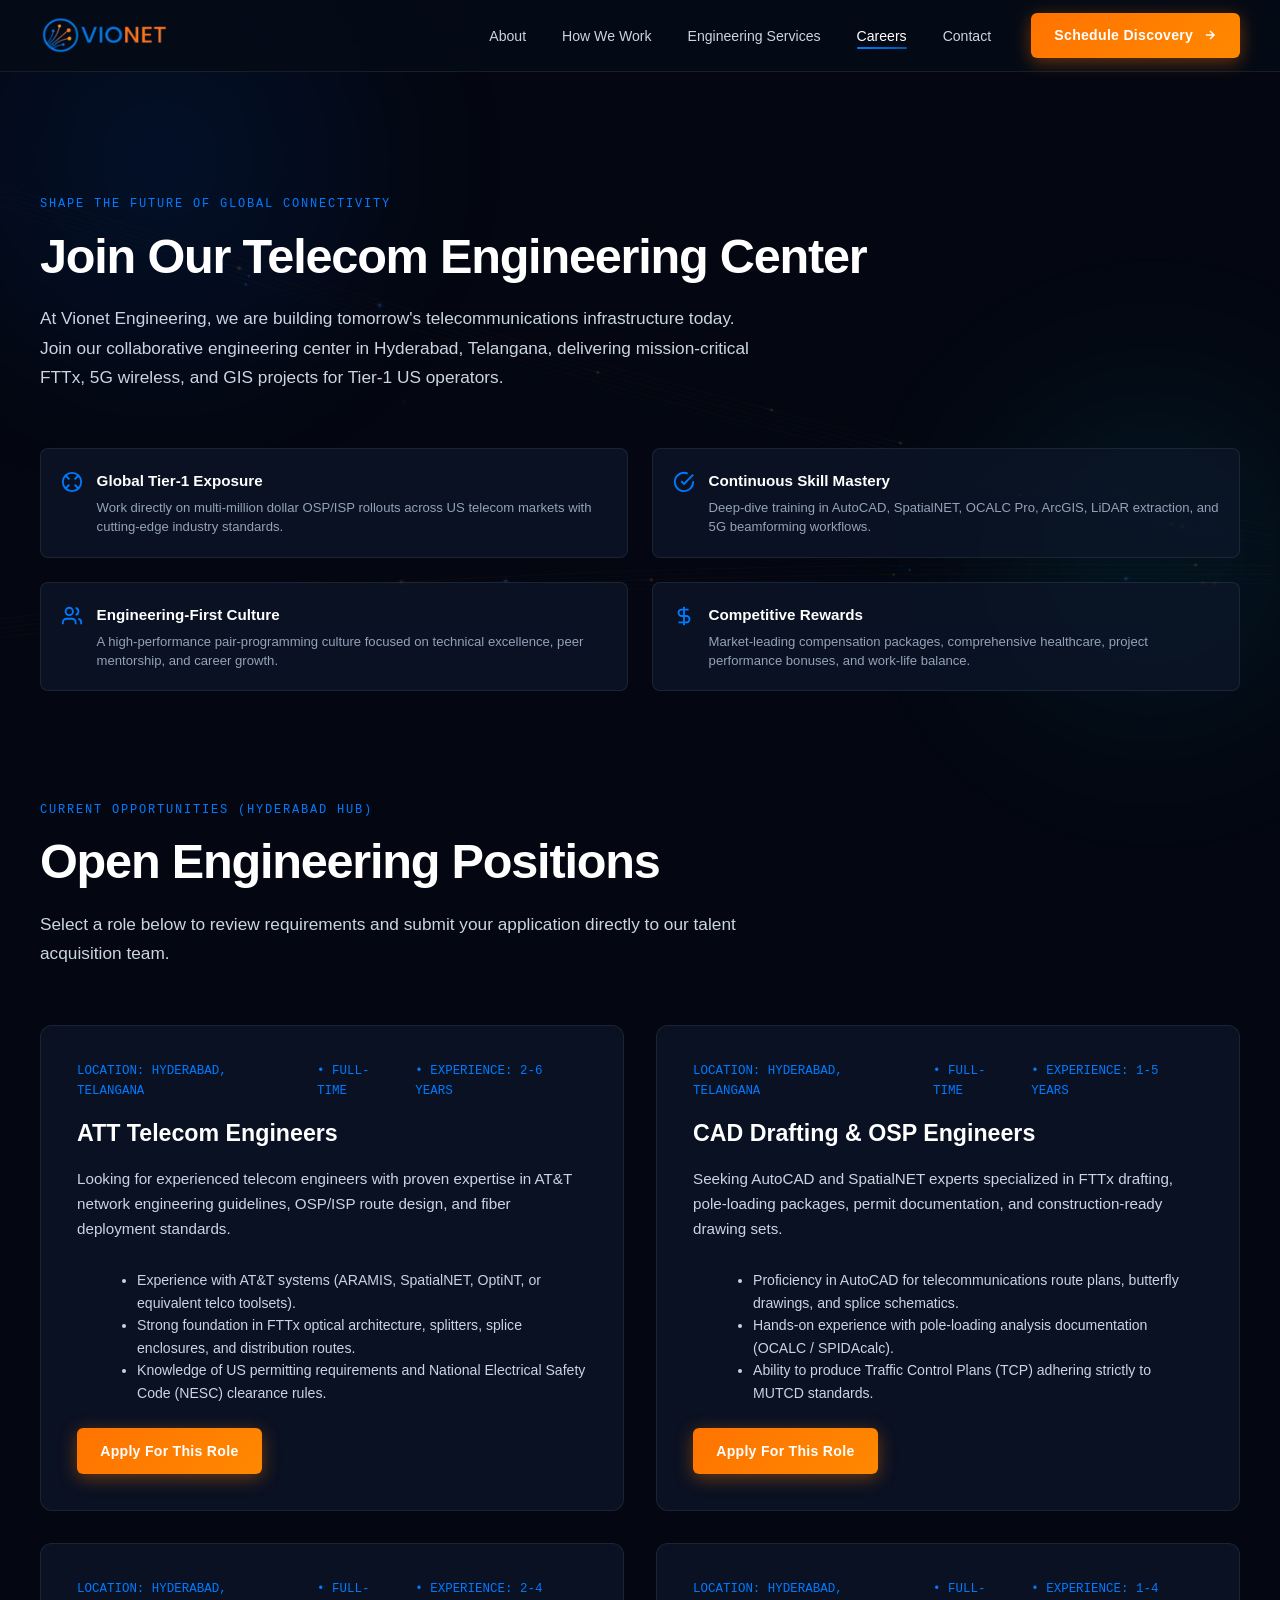
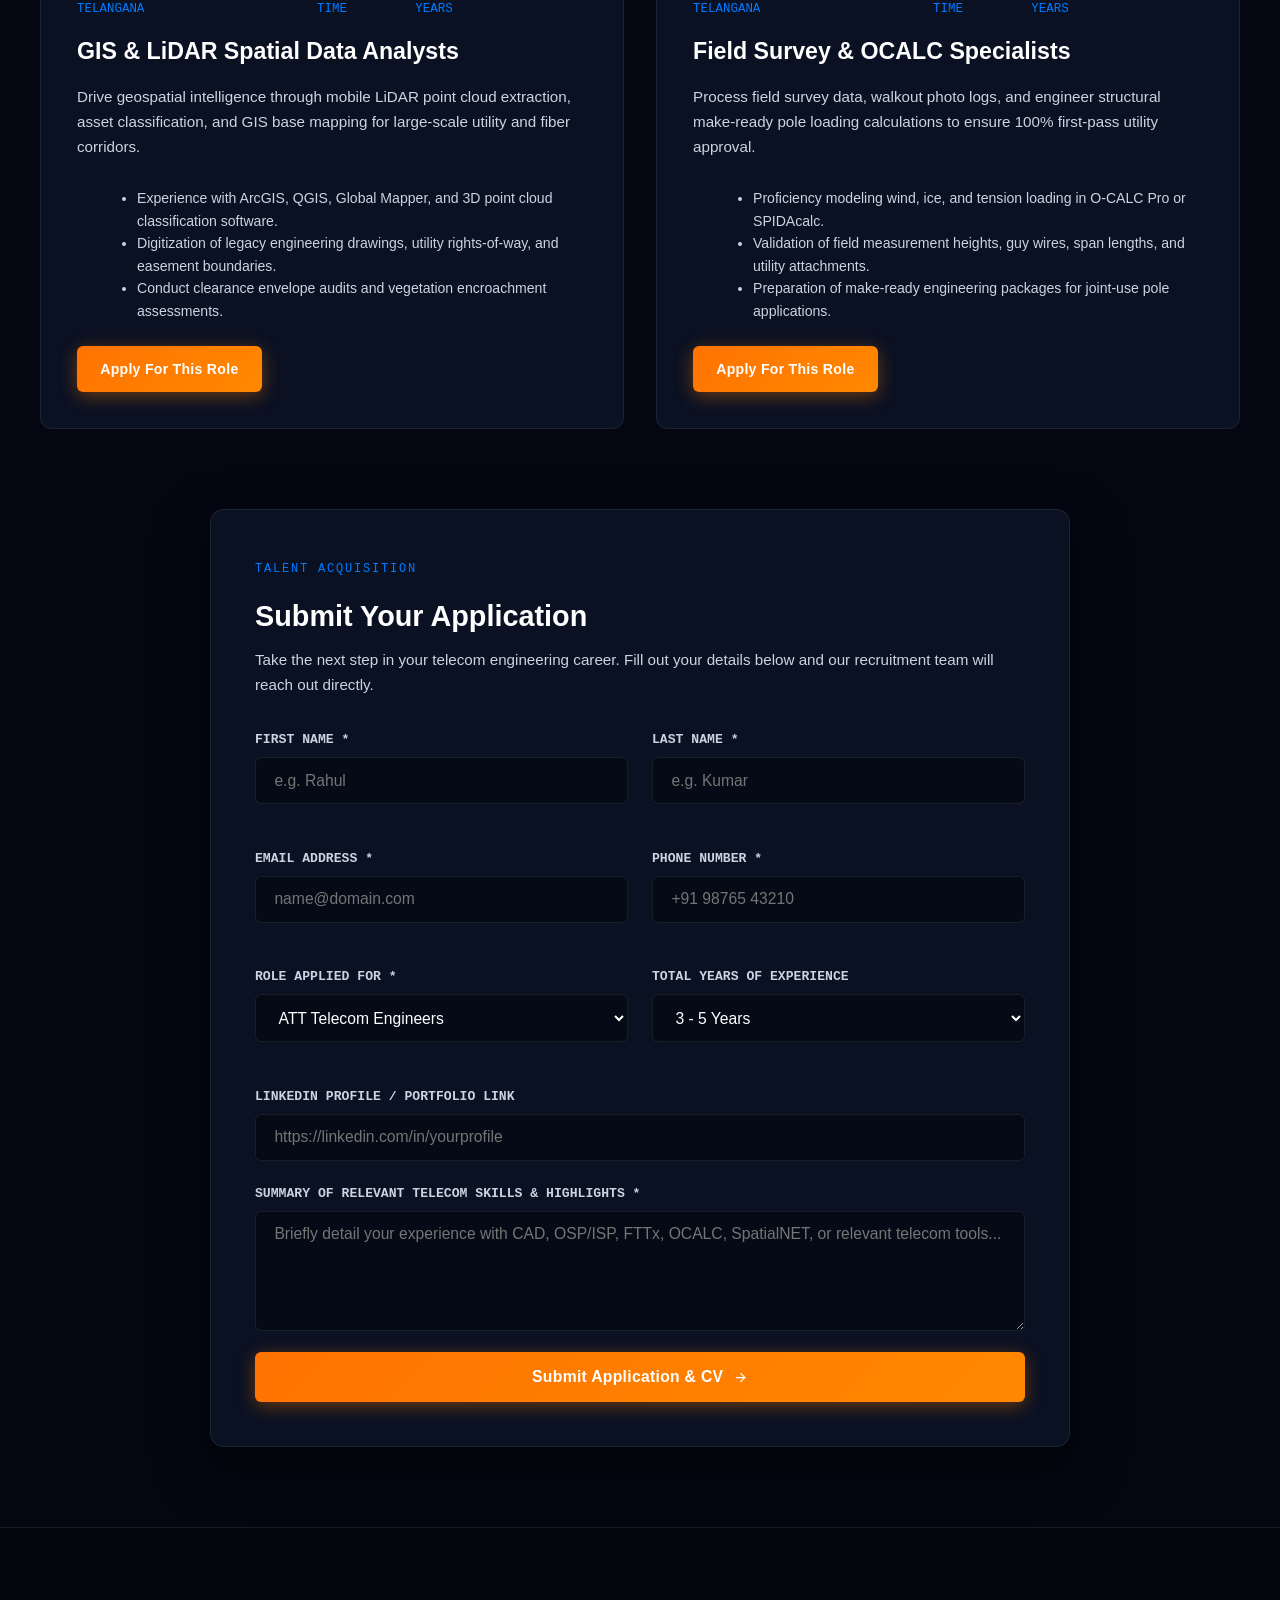
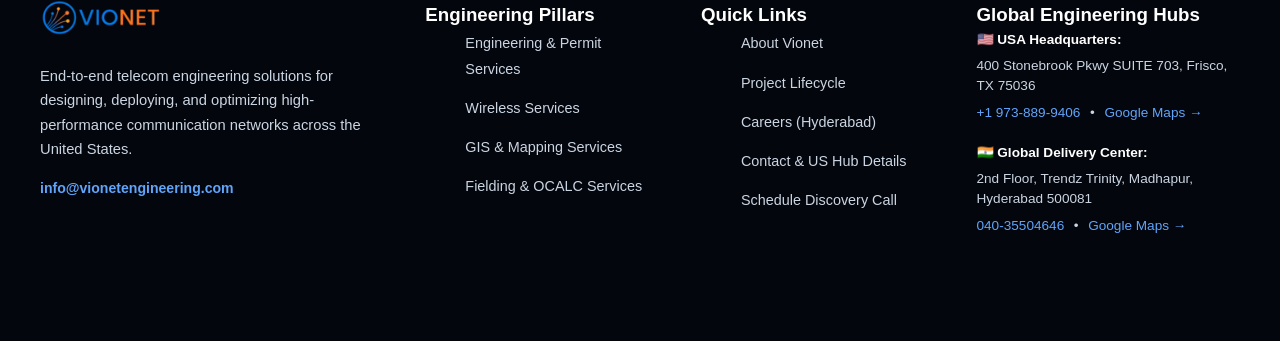
<file: careers.html>
<!DOCTYPE html>
<html lang="en">
<head>
  <meta charset="UTF-8">
  <meta name="viewport" content="width=device-width, initial-scale=1.0">
  <title>Careers & Opportunities - Vionet Engineering</title>
  <meta name="description" content="Explore telecom engineering careers at Vionet Engineering in Hyderabad. Opportunities for AT&T telecom engineers, OSP/ISP route planners, and CAD drafting experts.">
  <link rel="icon" type="image/webp" href="assets/brand/vionet-logo.webp">
  <link rel="stylesheet" href="styles.css">
</head>
<body>

  <!-- Ambient Light Halos & Fiber Optic Network Background -->
  <div class="ambient-glow-1" aria-hidden="true"></div>
  <div class="ambient-glow-2" aria-hidden="true"></div>
  <canvas id="ambientFiberBgCanvas" class="ambient-fiber-canvas" aria-hidden="true"></canvas>

  <!-- Sticky Global Navigation -->
  <nav class="navbar" aria-label="Main Navigation">
    <a href="index.html" class="brand-wrapper">
      <img src="assets/brand/vionet-logo.webp" alt="Vionet Engineering Logo" class="brand-logo-img" width="150" height="44">
    </a>

    <ul class="nav-links" id="navLinks">
      <li><a href="index.html#about" class="nav-link">About</a></li>
      <li><a href="index.html#pipeline" class="nav-link">How We Work</a></li>
      <li><a href="index.html#services" class="nav-link">Engineering Services</a></li>
      <li><a href="careers.html" class="nav-link active">Careers</a></li>
      <li><a href="index.html#contactus" class="nav-link">Contact</a></li>
      <li class="mobile-drawer-cta-wrap">
        <a href="index.html#contactus" class="btn-cta">
          <span>Schedule Discovery</span>
          <svg width="14" height="14" viewBox="0 0 24 24" fill="none" stroke="currentColor" stroke-width="2.5"><path d="M5 12h14M12 5l7 7-7 7"/></svg>
        </a>
      </li>
    </ul>

    <div class="nav-actions">
      <a href="index.html#contactus" class="btn-cta">
        <span>Schedule Discovery</span>
        <svg width="14" height="14" viewBox="0 0 24 24" fill="none" stroke="currentColor" stroke-width="2.5"><path d="M5 12h14M12 5l7 7-7 7"/></svg>
      </a>
      <button class="mobile-menu-toggle" aria-label="Toggle navigation menu" aria-expanded="false" aria-controls="navLinks">
        <svg class="icon-hamburger" width="22" height="22" viewBox="0 0 24 24" fill="none" stroke="currentColor" stroke-width="2"><path d="M3 12h18M3 6h18M3 18h18"/></svg>
        <svg class="icon-close" width="22" height="22" viewBox="0 0 24 24" fill="none" stroke="currentColor" stroke-width="2"><line x1="18" y1="6" x2="6" y2="18"></line><line x1="6" y1="6" x2="18" y2="18"></line></svg>
      </button>
    </div>
  </nav>

  <main style="padding-top: 85px;">
    <!-- CAREERS HERO BANNER -->
    <section class="careers-hero" style="padding-bottom: 2rem;">
      <div class="section-tag">Shape the Future of Global Connectivity</div>
      <h1 class="section-title">Join Our Telecom Engineering Center</h1>
      <p class="section-desc">
        At Vionet Engineering, we are building tomorrow's telecommunications infrastructure today. Join our collaborative engineering center in Hyderabad, Telangana, delivering mission-critical FTTx, 5G wireless, and GIS projects for Tier-1 US operators.
      </p>

      <!-- Culture / Why Vionet highlights -->
      <div class="about-features-list" style="margin-bottom: 3.5rem;">
        <div class="about-feature-item">
          <svg class="icon" width="22" height="22" viewBox="0 0 24 24" fill="none" stroke="currentColor" stroke-width="2"><circle cx="12" cy="12" r="10"/><path d="m4.93 4.93 4.24 4.24M14.83 14.83l4.24 4.24M14.83 9.17l4.24-4.24M4.93 19.07l4.24-4.24"/></svg>
          <div>
            <h4>Global Tier-1 Exposure</h4>
            <p>Work directly on multi-million dollar OSP/ISP rollouts across US telecom markets with cutting-edge industry standards.</p>
          </div>
        </div>
        <div class="about-feature-item">
          <svg class="icon" width="22" height="22" viewBox="0 0 24 24" fill="none" stroke="currentColor" stroke-width="2"><path d="M22 11.08V12a10 10 0 1 1-5.93-9.14"/><polyline points="22 4 12 14.01 9 11.01"/></svg>
          <div>
            <h4>Continuous Skill Mastery</h4>
            <p>Deep-dive training in AutoCAD, SpatialNET, OCALC Pro, ArcGIS, LiDAR extraction, and 5G beamforming workflows.</p>
          </div>
        </div>
        <div class="about-feature-item">
          <svg class="icon" width="22" height="22" viewBox="0 0 24 24" fill="none" stroke="currentColor" stroke-width="2"><path d="M16 21v-2a4 4 0 0 0-4-4H6a4 4 0 0 0-4 4v2"/><circle cx="9" cy="7" r="4"/><path d="M22 21v-2a4 4 0 0 0-3-3.87"/><path d="M16 3.13a4 4 0 0 1 0 7.75"/></svg>
          <div>
            <h4>Engineering-First Culture</h4>
            <p>A high-performance pair-programming culture focused on technical excellence, peer mentorship, and career growth.</p>
          </div>
        </div>
        <div class="about-feature-item">
          <svg class="icon" width="22" height="22" viewBox="0 0 24 24" fill="none" stroke="currentColor" stroke-width="2"><path d="M12 2v20M17 5H9.5a3.5 3.5 0 0 0 0 7h5a3.5 3.5 0 0 1 0 7H6"/></svg>
          <div>
            <h4>Competitive Rewards</h4>
            <p>Market-leading compensation packages, comprehensive healthcare, project performance bonuses, and work-life balance.</p>
          </div>
        </div>
      </div>
    </section>

    <!-- OPEN POSITIONS LIST -->
    <section id="open-roles" style="padding-top: 1rem; padding-bottom: 4rem;">
      <div class="section-tag">Current Opportunities (Hyderabad Hub)</div>
      <h2 class="section-title">Open Engineering Positions</h2>
      <p class="section-desc">
        Select a role below to review requirements and submit your application directly to our talent acquisition team.
      </p>

      <div class="careers-grid">
        <!-- Role 1: ATT Telecom Engineers -->
        <div class="career-card">
          <div>
            <div class="career-meta">
              <span>LOCATION: HYDERABAD, TELANGANA</span>
              <span>• FULL-TIME</span>
              <span>• EXPERIENCE: 2-6 YEARS</span>
            </div>
            <h3 class="career-title">ATT Telecom Engineers</h3>
            <p class="career-desc">
              Looking for experienced telecom engineers with proven expertise in AT&T network engineering guidelines, OSP/ISP route design, and fiber deployment standards.
            </p>
            <ul style="list-style: disc; margin: 1.25rem 0 1.5rem 1.25rem; color: var(--text-secondary); font-size: 0.88rem; line-height: 1.6;">
              <li>Experience with AT&T systems (ARAMIS, SpatialNET, OptiNT, or equivalent telco toolsets).</li>
              <li>Strong foundation in FTTx optical architecture, splitters, splice enclosures, and distribution routes.</li>
              <li>Knowledge of US permitting requirements and National Electrical Safety Code (NESC) clearance rules.</li>
            </ul>
          </div>
          <a href="#apply" class="btn-cta" style="align-self: flex-start;" onclick="document.getElementById('appliedRole').value='ATT Telecom Engineers';">
            <span>Apply For This Role</span>
          </a>
        </div>

        <!-- Role 2: CAD Drafting & OSP Engineers -->
        <div class="career-card">
          <div>
            <div class="career-meta">
              <span>LOCATION: HYDERABAD, TELANGANA</span>
              <span>• FULL-TIME</span>
              <span>• EXPERIENCE: 1-5 YEARS</span>
            </div>
            <h3 class="career-title">CAD Drafting & OSP Engineers</h3>
            <p class="career-desc">
              Seeking AutoCAD and SpatialNET experts specialized in FTTx drafting, pole-loading packages, permit documentation, and construction-ready drawing sets.
            </p>
            <ul style="list-style: disc; margin: 1.25rem 0 1.5rem 1.25rem; color: var(--text-secondary); font-size: 0.88rem; line-height: 1.6;">
              <li>Proficiency in AutoCAD for telecommunications route plans, butterfly drawings, and splice schematics.</li>
              <li>Hands-on experience with pole-loading analysis documentation (OCALC / SPIDAcalc).</li>
              <li>Ability to produce Traffic Control Plans (TCP) adhering strictly to MUTCD standards.</li>
            </ul>
          </div>
          <a href="#apply" class="btn-cta" style="align-self: flex-start;" onclick="document.getElementById('appliedRole').value='CAD Drafting & OSP Engineers';">
            <span>Apply For This Role</span>
          </a>
        </div>

        <!-- Role 3: GIS & LiDAR Spatial Data Analysts -->
        <div class="career-card">
          <div>
            <div class="career-meta">
              <span>LOCATION: HYDERABAD, TELANGANA</span>
              <span>• FULL-TIME</span>
              <span>• EXPERIENCE: 2-4 YEARS</span>
            </div>
            <h3 class="career-title">GIS & LiDAR Spatial Data Analysts</h3>
            <p class="career-desc">
              Drive geospatial intelligence through mobile LiDAR point cloud extraction, asset classification, and GIS base mapping for large-scale utility and fiber corridors.
            </p>
            <ul style="list-style: disc; margin: 1.25rem 0 1.5rem 1.25rem; color: var(--text-secondary); font-size: 0.88rem; line-height: 1.6;">
              <li>Experience with ArcGIS, QGIS, Global Mapper, and 3D point cloud classification software.</li>
              <li>Digitization of legacy engineering drawings, utility rights-of-way, and easement boundaries.</li>
              <li>Conduct clearance envelope audits and vegetation encroachment assessments.</li>
            </ul>
          </div>
          <a href="#apply" class="btn-cta" style="align-self: flex-start;" onclick="document.getElementById('appliedRole').value='GIS & LiDAR Spatial Data Analysts';">
            <span>Apply For This Role</span>
          </a>
        </div>

        <!-- Role 4: Field Survey & OCALC Specialists -->
        <div class="career-card">
          <div>
            <div class="career-meta">
              <span>LOCATION: HYDERABAD, TELANGANA</span>
              <span>• FULL-TIME</span>
              <span>• EXPERIENCE: 1-4 YEARS</span>
            </div>
            <h3 class="career-title">Field Survey & OCALC Specialists</h3>
            <p class="career-desc">
              Process field survey data, walkout photo logs, and engineer structural make-ready pole loading calculations to ensure 100% first-pass utility approval.
            </p>
            <ul style="list-style: disc; margin: 1.25rem 0 1.5rem 1.25rem; color: var(--text-secondary); font-size: 0.88rem; line-height: 1.6;">
              <li>Proficiency modeling wind, ice, and tension loading in O-CALC Pro or SPIDAcalc.</li>
              <li>Validation of field measurement heights, guy wires, span lengths, and utility attachments.</li>
              <li>Preparation of make-ready engineering packages for joint-use pole applications.</li>
            </ul>
          </div>
          <a href="#apply" class="btn-cta" style="align-self: flex-start;" onclick="document.getElementById('appliedRole').value='Field Survey & OCALC Specialists';">
            <span>Apply For This Role</span>
          </a>
        </div>
      </div>
    </section>

    <!-- APPLICATION SUBMISSION FORM -->
    <section id="apply" style="padding-top: 1rem; padding-bottom: 5rem;">
      <div class="form-card" style="max-width: 860px; margin: 0 auto;">
        <div class="section-tag">Talent Acquisition</div>
        <h3 style="font-size: 1.8rem; margin-bottom: 0.6rem; font-weight: 700;">Submit Your Application</h3>
        <p style="color: var(--text-secondary); font-size: 0.95rem; margin-bottom: 2rem;">
          Take the next step in your telecom engineering career. Fill out your details below and our recruitment team will reach out directly.
        </p>

        <form action="#" method="POST" onsubmit="event.preventDefault(); alert('Thank you! Your career application has been received. Our HR team will contact you shortly.');">
          <div class="form-group-row">
            <div class="form-group">
              <label class="form-label" for="applicantFirstName">FIRST NAME *</label>
              <input type="text" id="applicantFirstName" class="form-input" placeholder="e.g. Rahul" required>
            </div>
            <div class="form-group">
              <label class="form-label" for="applicantLastName">LAST NAME *</label>
              <input type="text" id="applicantLastName" class="form-input" placeholder="e.g. Kumar" required>
            </div>
          </div>

          <div class="form-group-row">
            <div class="form-group">
              <label class="form-label" for="applicantEmail">EMAIL ADDRESS *</label>
              <input type="email" id="applicantEmail" class="form-input" placeholder="name@domain.com" required>
            </div>
            <div class="form-group">
              <label class="form-label" for="applicantPhone">PHONE NUMBER *</label>
              <input type="tel" id="applicantPhone" class="form-input" placeholder="+91 98765 43210" required>
            </div>
          </div>

          <div class="form-group-row">
            <div class="form-group">
              <label class="form-label" for="appliedRole">ROLE APPLIED FOR *</label>
              <select id="appliedRole" class="form-select">
                <option value="ATT Telecom Engineers">ATT Telecom Engineers</option>
                <option value="CAD Drafting & OSP Engineers">CAD Drafting & OSP Engineers</option>
                <option value="GIS & LiDAR Spatial Data Analysts">GIS & LiDAR Spatial Data Analysts</option>
                <option value="Field Survey & OCALC Specialists">Field Survey & OCALC Specialists</option>
                <option value="General Engineering Inquiry">General Telecom Engineering Application</option>
              </select>
            </div>
            <div class="form-group">
              <label class="form-label" for="applicantExperience">TOTAL YEARS OF EXPERIENCE</label>
              <select id="applicantExperience" class="form-select">
                <option value="0-1">0 - 1 Years (Entry Level / Graduate)</option>
                <option value="1-3">1 - 3 Years</option>
                <option value="3-5" selected>3 - 5 Years</option>
                <option value="5+">5+ Years (Senior / Lead)</option>
              </select>
            </div>
          </div>

          <div class="form-group">
            <label class="form-label" for="applicantLinkedin">LINKEDIN PROFILE / PORTFOLIO LINK</label>
            <input type="url" id="applicantLinkedin" class="form-input" placeholder="https://linkedin.com/in/yourprofile">
          </div>

          <div class="form-group">
            <label class="form-label" for="applicantCover">SUMMARY OF RELEVANT TELECOM SKILLS & HIGHLIGHTS *</label>
            <textarea id="applicantCover" class="form-textarea" placeholder="Briefly detail your experience with CAD, OSP/ISP, FTTx, OCALC, SpatialNET, or relevant telecom tools..." required></textarea>
          </div>

          <button type="submit" class="btn-cta" style="width: 100%; justify-content: center; padding: 1rem; font-size: 0.98rem;">
            <span>Submit Application & CV</span>
            <svg width="15" height="15" viewBox="0 0 24 24" fill="none" stroke="currentColor" stroke-width="2"><path d="M5 12h14M12 5l7 7-7 7"/></svg>
          </button>
        </form>
      </div>
    </section>
  </main>

  <!-- ENGINEERING FOOTER -->
  <footer class="site-footer">
    <div class="footer-inner">
      <div class="footer-brand">
        <img src="assets/brand/vionet-logo.webp" alt="Vionet Engineering Logo" width="123" height="36" loading="lazy">
        <p>
          End-to-end telecom engineering solutions for designing, deploying, and optimizing high-performance communication networks across the United States.
        </p>
        <div style="margin-top: 1rem; font-size: 0.88rem;">
          <a href="mailto:info@vionetengineering.com" style="color: #60a5fa; text-decoration: none; font-weight: 600;">info@vionetengineering.com</a>
        </div>
      </div>

      <div class="footer-col">
        <h3 class="footer-title">Engineering Pillars</h3>
        <ul class="footer-links">
          <li><a href="index.html#services">Engineering &amp; Permit Services</a></li>
          <li><a href="index.html#wireless">Wireless Services</a></li>
          <li><a href="index.html#gis">GIS &amp; Mapping Services</a></li>
          <li><a href="index.html#field">Fielding &amp; OCALC Services</a></li>
        </ul>
      </div>

      <div class="footer-col">
        <h3 class="footer-title">Quick Links</h3>
        <ul class="footer-links">
          <li><a href="index.html#about">About Vionet</a></li>
          <li><a href="index.html#pipeline">Project Lifecycle</a></li>
          <li><a href="careers.html">Careers (Hyderabad)</a></li>
          <li><a href="contact.html">Contact &amp; US Hub Details</a></li>
          <li><a href="index.html#contactus">Schedule Discovery Call</a></li>
        </ul>
      </div>

      <div class="footer-col">
        <h3 class="footer-title">Global Engineering Hubs</h3>
        <div class="footer-hubs-grid">
          <div class="footer-hub-item">
            <strong>&#127482;&#127480; USA Headquarters:</strong>
            <span>400 Stonebrook Pkwy SUITE 703, Frisco, TX 75036</span>
            <div style="display: flex; gap: 0.6rem; margin-top: 2px;">
              <a href="tel:+19738899406">+1 973-889-9406</a> &bull; 
              <a href="https://maps.app.goo.gl/Z75t4XtVv97mMiZJ6?g_st=ac" target="_blank" rel="noopener">Google Maps &rarr;</a>
            </div>
          </div>
          <div class="footer-hub-item">
            <strong>&#127470;&#127475; Global Delivery Center:</strong>
            <span>2nd Floor, Trendz Trinity, Madhapur, Hyderabad 500081</span>
            <div style="display: flex; gap: 0.6rem; margin-top: 2px;">
              <a href="tel:04035504646">040-35504646</a> &bull; 
              <a href="https://maps.app.goo.gl/4DmefZWzr1892BzT7?g_st=ac" target="_blank" rel="noopener">Google Maps &rarr;</a>
            </div>
          </div>
        </div>
      </div>
    </div>
  </footer>

  <script src="animations.js" defer></script>
</body>
</html>
</file>
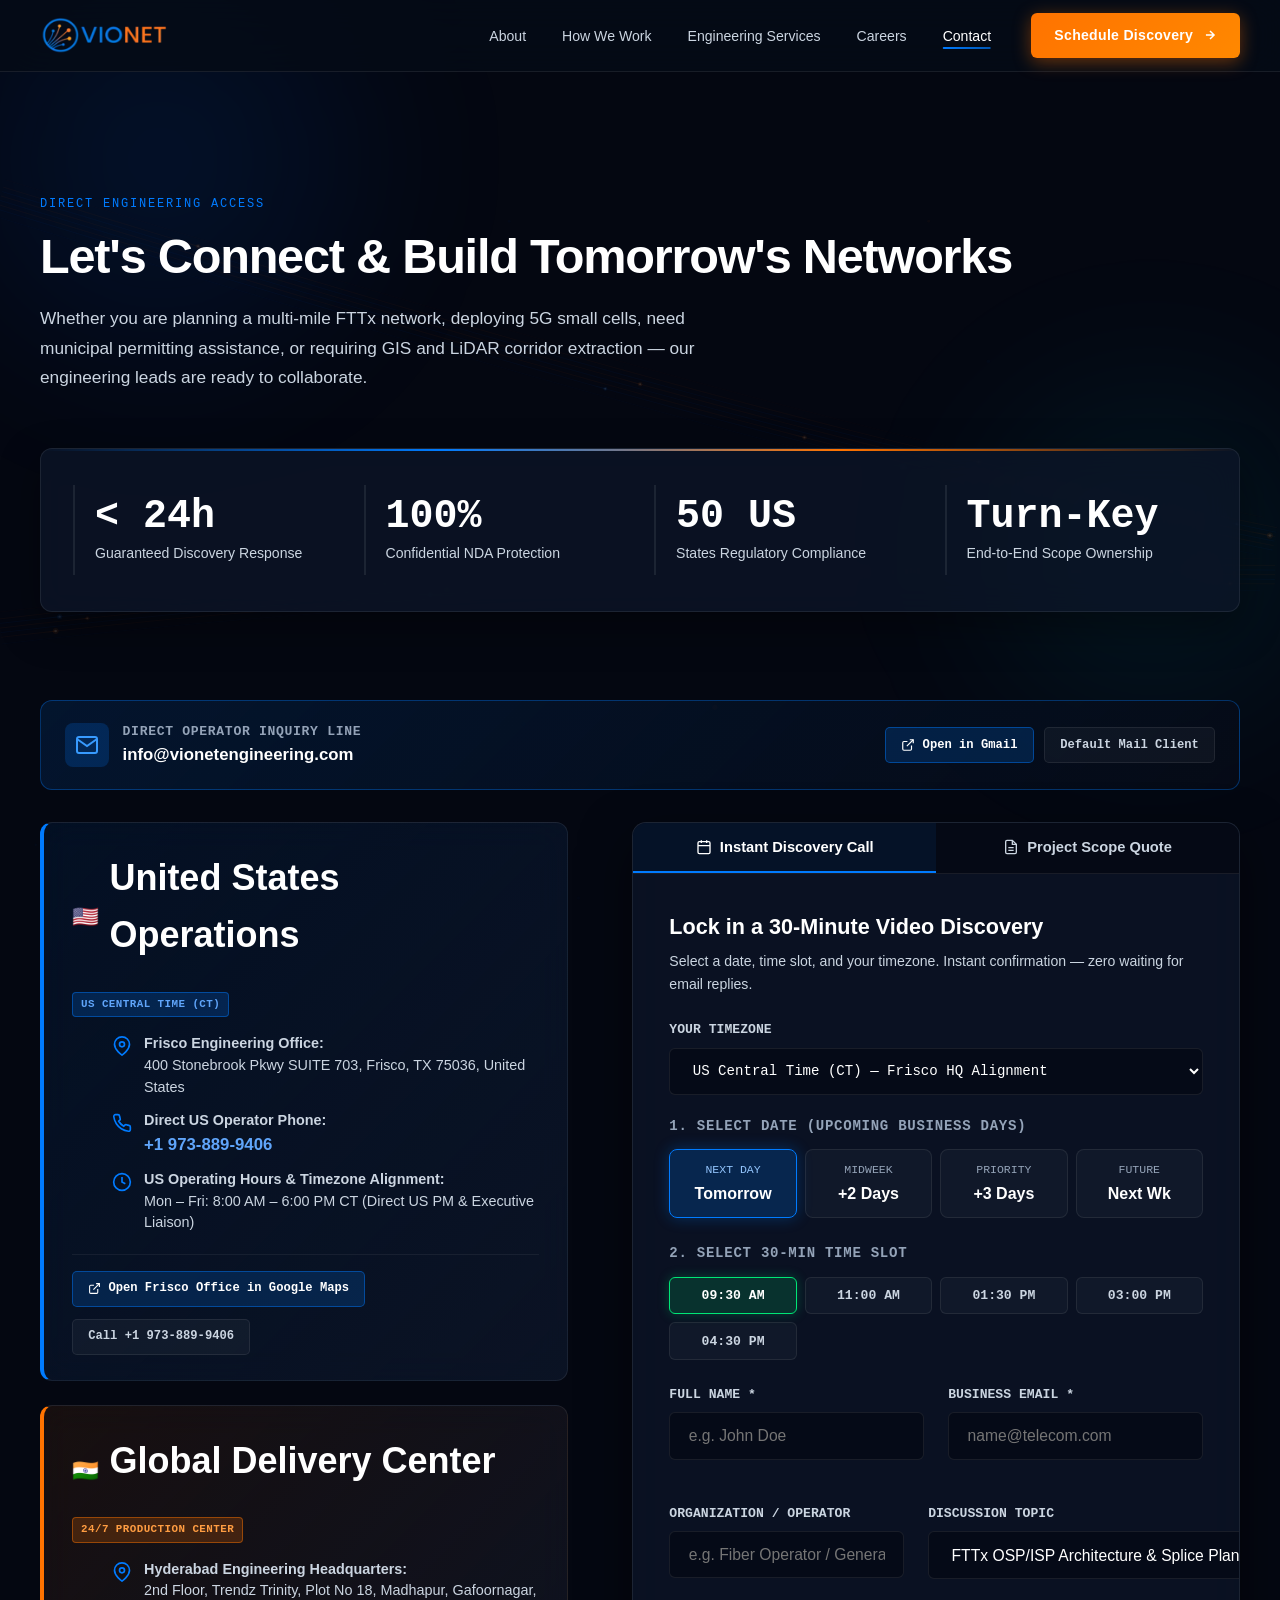
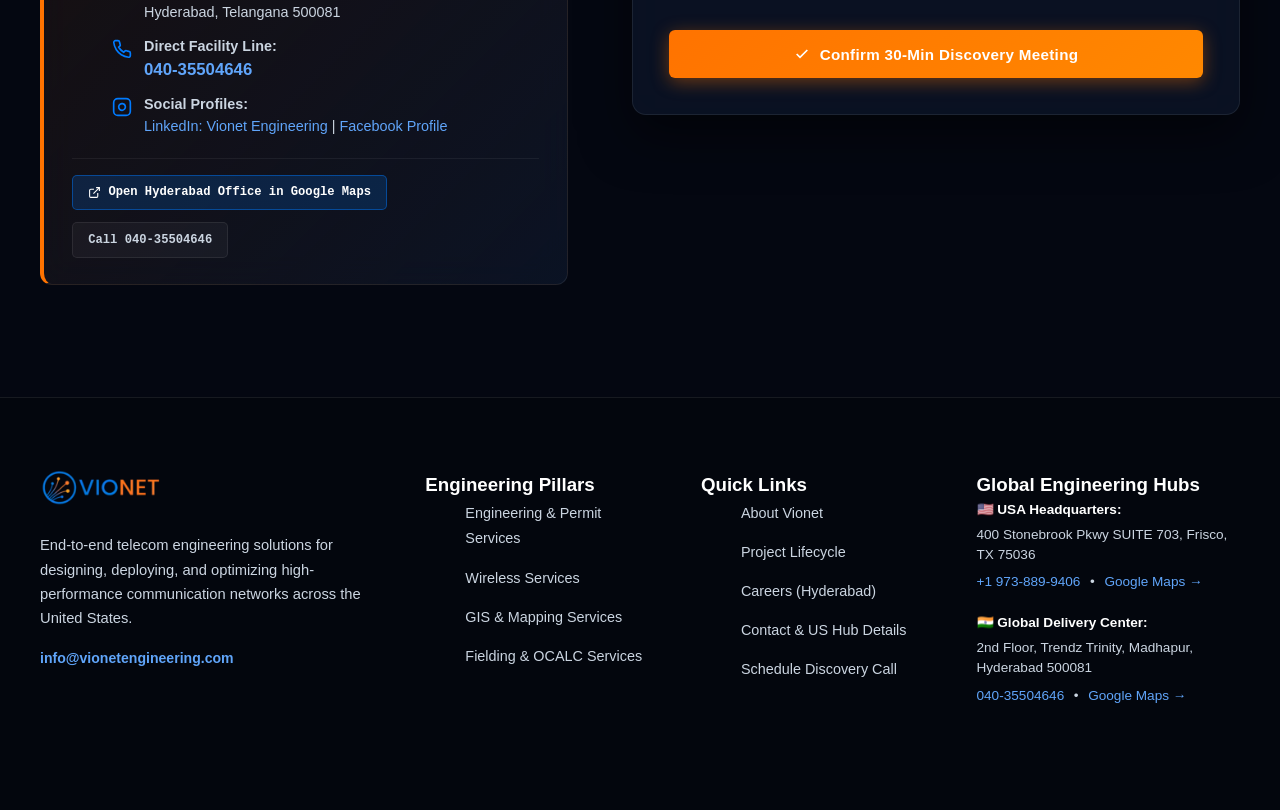
<file: contact.html>
<!DOCTYPE html>
<html lang="en">
<head>
  <meta charset="UTF-8">
  <meta name="viewport" content="width=device-width, initial-scale=1.0">
  <title>Contact Us & Schedule Discovery - Vionet Engineering</title>
  <meta name="description" content="Get in touch with Vionet Engineering. Schedule a 30-minute discovery call for telecom network planning, FTTx fiber engineering, 5G wireless, GIS, and pole loading.">
  <link rel="icon" type="image/webp" href="assets/brand/vionet-logo.webp">
  <link rel="stylesheet" href="styles.css">
</head>
<body>

  <!-- Ambient Light Halos & Fiber Optic Network Background -->
  <div class="ambient-glow-1" aria-hidden="true"></div>
  <div class="ambient-glow-2" aria-hidden="true"></div>
  <canvas id="ambientFiberBgCanvas" class="ambient-fiber-canvas" aria-hidden="true"></canvas>

  <!-- Sticky Global Navigation -->
  <nav class="navbar" aria-label="Main Navigation">
    <a href="index.html" class="brand-wrapper">
      <img src="assets/brand/vionet-logo.webp" alt="Vionet Engineering Logo" class="brand-logo-img" width="150" height="44">
    </a>

    <ul class="nav-links" id="navLinks">
      <li><a href="index.html#about" class="nav-link">About</a></li>
      <li><a href="index.html#pipeline" class="nav-link">How We Work</a></li>
      <li><a href="index.html#services" class="nav-link">Engineering Services</a></li>
      <li><a href="careers.html" class="nav-link">Careers</a></li>
      <li><a href="contact.html" class="nav-link active">Contact</a></li>
      <li class="mobile-drawer-cta-wrap">
        <a href="#discovery-form" class="btn-cta">
          <span>Schedule Discovery</span>
          <svg width="14" height="14" viewBox="0 0 24 24" fill="none" stroke="currentColor" stroke-width="2.5"><path d="M5 12h14M12 5l7 7-7 7"/></svg>
        </a>
      </li>
    </ul>

    <div class="nav-actions">
      <a href="#discovery-form" class="btn-cta">
        <span>Schedule Discovery</span>
        <svg width="14" height="14" viewBox="0 0 24 24" fill="none" stroke="currentColor" stroke-width="2.5"><path d="M5 12h14M12 5l7 7-7 7"/></svg>
      </a>
      <button class="mobile-menu-toggle" aria-label="Toggle navigation menu" aria-expanded="false" aria-controls="navLinks">
        <svg class="icon-hamburger" width="22" height="22" viewBox="0 0 24 24" fill="none" stroke="currentColor" stroke-width="2"><path d="M3 12h18M3 6h18M3 18h18"/></svg>
        <svg class="icon-close" width="22" height="22" viewBox="0 0 24 24" fill="none" stroke="currentColor" stroke-width="2"><line x1="18" y1="6" x2="6" y2="18"></line><line x1="6" y1="6" x2="18" y2="18"></line></svg>
      </button>
    </div>
  </nav>

  <main style="padding-top: 85px;">
    <!-- CONTACT HERO SECTION -->
    <section class="contact-hero" style="padding-bottom: 2rem;">
      <div class="section-tag">Direct Engineering Access</div>
      <h1 class="section-title">Let's Connect & Build Tomorrow's Networks</h1>
      <p class="section-desc">
        Whether you are planning a multi-mile FTTx network, deploying 5G small cells, need municipal permitting assistance, or requiring GIS and LiDAR corridor extraction — our engineering leads are ready to collaborate.
      </p>

      <!-- Key Contact Highlights Bar -->
      <div class="proof-bar" style="margin-bottom: 3.5rem;">
        <div class="metric-card">
          <div class="metric-number-wrapper">
            <span class="metric-number">&lt; 24h</span>
          </div>
          <div class="metric-label">Guaranteed Discovery Response</div>
        </div>
        <div class="metric-card">
          <div class="metric-number-wrapper">
            <span class="metric-number">100%</span>
          </div>
          <div class="metric-label">Confidential NDA Protection</div>
        </div>
        <div class="metric-card">
          <div class="metric-number-wrapper">
            <span class="metric-number">50 US</span>
          </div>
          <div class="metric-label">States Regulatory Compliance</div>
        </div>
        <div class="metric-card">
          <div class="metric-number-wrapper">
            <span class="metric-number">Turn-Key</span>
          </div>
          <div class="metric-label">End-to-End Scope Ownership</div>
        </div>
      </div>
    </section>

    <!-- FULL CONTACT & QUOTE SECTION -->
    <section id="discovery-form" style="padding-top: 0; padding-bottom: 5rem;">
      <!-- Central Quick Email Action Banner -->
      <div class="central-email-card">
        <div class="email-meta">
          <div class="email-icon-box">
            <svg width="24" height="24" viewBox="0 0 24 24" fill="none" stroke="currentColor" stroke-width="2"><path d="M4 4h16c1.1 0 2 .9 2 2v12c0 1.1-.9 2-2 2H4c-1.1 0-2-.9-2-2V6c0-1.1.9-2 2-2z"/><polyline points="22,6 12,13 2,6"/></svg>
          </div>
          <div class="email-text">
            <strong>Direct Operator Inquiry Line</strong>
            <a href="mailto:info@vionetengineering.com" class="email-address">info@vionetengineering.com</a>
          </div>
        </div>
        <div class="email-actions">
          <a href="https://mail.google.com/mail/?view=cm&fs=1&to=info@vionetengineering.com" target="_blank" rel="noopener" class="hub-btn hub-btn-primary">
            <svg width="14" height="14" viewBox="0 0 24 24" fill="none" stroke="currentColor" stroke-width="2"><path d="M18 13v6a2 2 0 0 1-2 2H5a2 2 0 0 1-2-2V8a2 2 0 0 1 2-2h6"/><polyline points="15 3 21 3 21 9"/><line x1="10" y1="14" x2="21" y2="3"/></svg>
            <span>Open in Gmail</span>
          </a>
          <a href="mailto:info@vionetengineering.com" class="hub-btn hub-btn-outline">
            <span>Default Mail Client</span>
          </a>
        </div>
      </div>

      <div class="contact-section-grid">
        <!-- Dual Hub Presence Details -->
        <div class="contact-info-panel">
          <div class="dual-hubs-container">
            <!-- 1. UNITED STATES OPERATIONS & ENGINEERING HUB -->
            <div class="hub-card usa-hub">
              <div class="hub-header">
                <div class="hub-title-wrap">
                  <span class="hub-flag" role="img" aria-label="United States Flag">&#127482;&#127480;</span>
                  <h3 class="hub-title">United States Operations</h3>
                </div>
                <span class="hub-badge usa">US Central Time (CT)</span>
              </div>

              <ul class="hub-detail-list">
                <li class="hub-detail-item">
                  <svg class="icon" width="20" height="20" viewBox="0 0 24 24" fill="none" stroke="currentColor" stroke-width="2"><path d="M21 10c0 7-9 13-9 13s-9-6-9-13a9 9 0 0 1 18 0z"/><circle cx="12" cy="10" r="3"/></svg>
                  <div>
                    <strong>Frisco Engineering Office:</strong><br>
                    <span>400 Stonebrook Pkwy SUITE 703, Frisco, TX 75036, United States</span>
                  </div>
                </li>
                <li class="hub-detail-item">
                  <svg class="icon" width="20" height="20" viewBox="0 0 24 24" fill="none" stroke="currentColor" stroke-width="2"><path d="M22 16.92v3a2 2 0 0 1-2.18 2 19.79 19.79 0 0 1-8.63-3.07 19.5 19.5 0 0 1-6-6 19.79 19.79 0 0 1-3.07-8.67A2 2 0 0 1 4.11 2h3a2 2 0 0 1 2 1.72 12.84 12.84 0 0 0 .7 2.81 2 2 0 0 1-.45 2.11L8.09 9.91a16 16 0 0 0 6 6l1.27-1.27a2 2 0 0 1 2.11-.45 12.84 12.84 0 0 0 2.81.7A2 2 0 0 1 22 16.92z"/></svg>
                  <div>
                    <strong>Direct US Operator Phone:</strong><br>
                    <a href="tel:+19738899406" style="font-weight: 700; font-size: 1.05rem;">+1 973-889-9406</a>
                  </div>
                </li>
                <li class="hub-detail-item">
                  <svg class="icon" width="20" height="20" viewBox="0 0 24 24" fill="none" stroke="currentColor" stroke-width="2"><circle cx="12" cy="12" r="10"/><polyline points="12 6 12 12 16 14"/></svg>
                  <div>
                    <strong>US Operating Hours &amp; Timezone Alignment:</strong><br>
                    <span>Mon &ndash; Fri: 8:00 AM &ndash; 6:00 PM CT (Direct US PM &amp; Executive Liaison)</span>
                  </div>
                </li>
              </ul>

              <div class="hub-actions-row">
                <a href="https://maps.app.goo.gl/Z75t4XtVv97mMiZJ6?g_st=ac" target="_blank" rel="noopener" class="hub-btn hub-btn-primary">
                  <svg width="13" height="13" viewBox="0 0 24 24" fill="none" stroke="currentColor" stroke-width="2"><path d="M18 13v6a2 2 0 0 1-2 2H5a2 2 0 0 1-2-2V8a2 2 0 0 1 2-2h6"/><polyline points="15 3 21 3 21 9"/><line x1="10" y1="14" x2="21" y2="3"/></svg>
                  <span>Open Frisco Office in Google Maps</span>
                </a>
                <a href="tel:+19738899406" class="hub-btn hub-btn-outline">
                  <span>Call +1 973-889-9406</span>
                </a>
              </div>
            </div>

            <!-- 2. GLOBAL DELIVERY & HIGH-VOLUME PRODUCTION CENTER -->
            <div class="hub-card india-hub">
              <div class="hub-header">
                <div class="hub-title-wrap">
                  <span class="hub-flag" role="img" aria-label="India Flag">&#127470;&#127475;</span>
                  <h3 class="hub-title">Global Delivery Center</h3>
                </div>
                <span class="hub-badge india">24/7 Production Center</span>
              </div>

              <ul class="hub-detail-list">
                <li class="hub-detail-item">
                  <svg class="icon" width="20" height="20" viewBox="0 0 24 24" fill="none" stroke="currentColor" stroke-width="2"><path d="M21 10c0 7-9 13-9 13s-9-6-9-13a9 9 0 0 1 18 0z"/><circle cx="12" cy="10" r="3"/></svg>
                  <div>
                    <strong>Hyderabad Engineering Headquarters:</strong><br>
                    <span>2nd Floor, Trendz Trinity, Plot No 18, Madhapur, Gafoornagar, Hyderabad, Telangana 500081</span>
                  </div>
                </li>
                <li class="hub-detail-item">
                  <svg class="icon" width="20" height="20" viewBox="0 0 24 24" fill="none" stroke="currentColor" stroke-width="2"><path d="M22 16.92v3a2 2 0 0 1-2.18 2 19.79 19.79 0 0 1-8.63-3.07 19.5 19.5 0 0 1-6-6 19.79 19.79 0 0 1-3.07-8.67A2 2 0 0 1 4.11 2h3a2 2 0 0 1 2 1.72 12.84 12.84 0 0 0 .7 2.81 2 2 0 0 1-.45 2.11L8.09 9.91a16 16 0 0 0 6 6l1.27-1.27a2 2 0 0 1 2.11-.45 12.84 12.84 0 0 0 2.81.7A2 2 0 0 1 22 16.92z"/></svg>
                  <div>
                    <strong>Direct Facility Line:</strong><br>
                    <a href="tel:04035504646" style="font-weight: 700; font-size: 1.05rem;">040-35504646</a>
                  </div>
                </li>
                <li class="hub-detail-item">
                  <svg class="icon" width="20" height="20" viewBox="0 0 24 24" fill="none" stroke="currentColor" stroke-width="2"><rect x="2" y="2" width="20" height="20" rx="5" ry="5"/><path d="M16 11.37A4 4 0 1 1 12.63 8 4 4 0 0 1 16 11.37z"/><line x1="17.5" y1="6.5" x2="17.51" y2="6.5"/></svg>
                  <div>
                    <strong>Social Profiles:</strong><br>
                    <a href="https://www.linkedin.com/company/vionet-engineering/" target="_blank" rel="noopener">LinkedIn: Vionet Engineering</a> | 
                    <a href="https://www.facebook.com/profile.php?id=61577703980019" target="_blank" rel="noopener">Facebook Profile</a>
                  </div>
                </li>
              </ul>

              <div class="hub-actions-row">
                <a href="https://maps.app.goo.gl/4DmefZWzr1892BzT7?g_st=ac" target="_blank" rel="noopener" class="hub-btn hub-btn-primary">
                  <svg width="13" height="13" viewBox="0 0 24 24" fill="none" stroke="currentColor" stroke-width="2"><path d="M18 13v6a2 2 0 0 1-2 2H5a2 2 0 0 1-2-2V8a2 2 0 0 1 2-2h6"/><polyline points="15 3 21 3 21 9"/><line x1="10" y1="14" x2="21" y2="3"/></svg>
                  <span>Open Hyderabad Office in Google Maps</span>
                </a>
                <a href="tel:04035504646" class="hub-btn hub-btn-outline">
                  <span>Call 040-35504646</span>
                </a>
              </div>
            </div>
          </div>


        </div>

        <!-- Frictionless Discovery Scheduler & Quick Quote Card -->
        <div class="scheduler-card">
          <!-- Scheduler Nav Tabs -->
          <div class="scheduler-nav" role="tablist">
            <button class="scheduler-tab active" id="tabBtnCalendarContact" role="tab" aria-selected="true" data-target="panelCalendarContact">
              <svg width="16" height="16" viewBox="0 0 24 24" fill="none" stroke="currentColor" stroke-width="2"><rect x="3" y="4" width="18" height="18" rx="2" ry="2"/><line x1="16" y1="2" x2="16" y2="6"/><line x1="8" y1="2" x2="8" y2="6"/><line x1="3" y1="10" x2="21" y2="10"/></svg>
              <span>Instant Discovery Call</span>
            </button>
            <button class="scheduler-tab" id="tabBtnQuoteContact" role="tab" aria-selected="false" data-target="panelQuoteContact">
              <svg width="16" height="16" viewBox="0 0 24 24" fill="none" stroke="currentColor" stroke-width="2"><path d="M14 2H6a2 2 0 0 0-2 2v16a2 2 0 0 0 2 2h12a2 2 0 0 0 2-2V8z"/><polyline points="14 2 14 8 20 8"/><line x1="16" y1="13" x2="8" y2="13"/><line x1="16" y1="17" x2="8" y2="17"/></svg>
              <span>Project Scope Quote</span>
            </button>
          </div>

          <div class="scheduler-body">
            <!-- PANEL 1: FRICTIONLESS LIVE CALENDAR BOOKING -->
            <div id="panelCalendarContact" class="scheduler-panel active" role="tabpanel">
              <div style="margin-bottom: 1.5rem;">
                <h3 style="font-size: 1.35rem; font-weight: 700; margin-bottom: 0.35rem;">Lock in a 30-Minute Video Discovery</h3>
                <p style="color: var(--text-secondary); font-size: 0.88rem;">Select a date, time slot, and your timezone. Instant confirmation &mdash; zero waiting for email replies.</p>
              </div>

              <!-- Timezone Selector -->
              <div class="form-group" style="margin-bottom: 1.25rem;">
                <label class="form-label" for="bookingTimezoneContact">YOUR TIMEZONE</label>
                <select id="bookingTimezoneContact" class="form-select" style="font-family: var(--font-mono); font-size: 0.88rem;">
                  <option value="US Central Time (CT)" selected>US Central Time (CT) &mdash; Frisco HQ Alignment</option>
                  <option value="US Eastern Time (ET)">US Eastern Time (ET)</option>
                  <option value="US Mountain Time (MT)">US Mountain Time (MT)</option>
                  <option value="US Pacific Time (PT)">US Pacific Time (PT)</option>
                  <option value="India Standard Time (IST)">India Standard Time (IST)</option>
                </select>
              </div>

              <!-- Step 1: Date Chips -->
              <div class="calendar-step-title">
                <span>1. Select Date (Upcoming Business Days)</span>
              </div>
              <div class="date-chips-row" id="bookingDateChipsContact">
                <div class="date-chip active" data-date="Tomorrow">
                  <span class="chip-day">NEXT DAY</span>
                  <span class="chip-date">Tomorrow</span>
                </div>
                <div class="date-chip" data-date="In 2 Days">
                  <span class="chip-day">MIDWEEK</span>
                  <span class="chip-date">+2 Days</span>
                </div>
                <div class="date-chip" data-date="In 3 Days">
                  <span class="chip-day">PRIORITY</span>
                  <span class="chip-date">+3 Days</span>
                </div>
                <div class="date-chip" data-date="Next Week">
                  <span class="chip-day">FUTURE</span>
                  <span class="chip-date">Next Wk</span>
                </div>
              </div>

              <!-- Step 2: Time Slots -->
              <div class="calendar-step-title">
                <span>2. Select 30-Min Time Slot</span>
              </div>
              <div class="time-slots-grid" id="bookingTimeSlotsContact">
                <button type="button" class="time-slot-btn active" data-time="09:30 AM">09:30 AM</button>
                <button type="button" class="time-slot-btn" data-time="11:00 AM">11:00 AM</button>
                <button type="button" class="time-slot-btn" data-time="01:30 PM">01:30 PM</button>
                <button type="button" class="time-slot-btn" data-time="03:00 PM">03:00 PM</button>
                <button type="button" class="time-slot-btn" data-time="04:30 PM">04:30 PM</button>
              </div>

              <!-- Step 3: Fast Details Form -->
              <form id="instantBookingFormContact" onsubmit="event.preventDefault(); window.confirmInstantBookingContact();">
                <div class="form-group-row">
                  <div class="form-group">
                    <label class="form-label" for="bookingNameContact">FULL NAME *</label>
                    <input type="text" id="bookingNameContact" class="form-input" placeholder="e.g. John Doe" required>
                  </div>
                  <div class="form-group">
                    <label class="form-label" for="bookingEmailContact">BUSINESS EMAIL *</label>
                    <input type="email" id="bookingEmailContact" class="form-input" placeholder="name@telecom.com" required>
                  </div>
                </div>

                <div class="form-group-row">
                  <div class="form-group">
                    <label class="form-label" for="bookingCompanyContact">ORGANIZATION / OPERATOR</label>
                    <input type="text" id="bookingCompanyContact" class="form-input" placeholder="e.g. Fiber Operator / General Contractor">
                  </div>
                  <div class="form-group">
                    <label class="form-label" for="bookingServiceContact">DISCUSSION TOPIC</label>
                    <select id="bookingServiceContact" class="form-select">
                      <option value="FTTx OSP/ISP Architecture">FTTx OSP/ISP Architecture &amp; Splice Plans</option>
                      <option value="5G & Wireless Cell Sites">5G &amp; Small Cell Site Construction</option>
                      <option value="GIS Base Mapping & LiDAR">GIS Base Mapping &amp; LiDAR Survey</option>
                      <option value="Pole Loading (OCALC) & Fielding">Pole Loading (OCALC) &amp; Fielding</option>
                      <option value="Permitting & Traffic Control (TCP)">Permitting &amp; Traffic Control Plans</option>
                    </select>
                  </div>
                </div>

                <button type="submit" class="btn-cta" style="width: 100%; justify-content: center; padding: 0.95rem; font-size: 0.95rem; margin-top: 0.5rem;">
                  <svg width="16" height="16" viewBox="0 0 24 24" fill="none" stroke="currentColor" stroke-width="2.5"><polyline points="20 6 9 17 4 12"/></svg>
                  <span>Confirm 30-Min Discovery Meeting</span>
                </button>
              </form>

              <!-- SUCCESS CONFIRMATION BOX -->
              <div id="bookingSuccessBoxContact" class="booking-success-box">
                <div class="booking-success-icon">
                  <svg width="28" height="28" viewBox="0 0 24 24" fill="none" stroke="currentColor" stroke-width="3"><polyline points="20 6 9 17 4 12"/></svg>
                </div>
                <h3 style="font-size: 1.45rem; color: #ffffff; margin-bottom: 0.5rem;">Meeting Confirmed Instantly!</h3>
                <p style="color: var(--text-secondary); font-size: 0.92rem; margin-bottom: 1.25rem;">
                  Your discovery session is locked in with a Vionet engineering lead.
                </p>
                <div style="background: rgba(255, 255, 255, 0.04); border: 1px solid var(--border-subtle); border-radius: 8px; padding: 1rem; font-family: var(--font-mono); font-size: 0.85rem; text-align: left; margin-bottom: 1.5rem;">
                  <div style="color: var(--green-pass); font-weight: 700; margin-bottom: 4px;">&bull; SCHEDULED SESSION</div>
                  <div id="confDetailsContact" style="color: #ffffff; font-weight: 600;">30-Minute Telecom Engineering Discovery</div>
                  <div id="confTzContact" style="color: var(--text-muted); font-size: 0.78rem; margin-top: 4px;">Timezone: US Central Time (CT)</div>
                </div>

                <div class="booking-actions-row">
                  <a id="btnGoogleCalContact" href="#" target="_blank" rel="noopener" class="hub-btn hub-btn-primary" style="padding: 0.65rem 1.15rem;">
                    <svg width="15" height="15" viewBox="0 0 24 24" fill="none" stroke="currentColor" stroke-width="2"><rect x="3" y="4" width="18" height="18" rx="2" ry="2"/><line x1="16" y1="2" x2="16" y2="6"/><line x1="8" y1="2" x2="8" y2="6"/><line x1="3" y1="10" x2="21" y2="10"/></svg>
                    <span>Add to Google Calendar</span>
                  </a>
                  <a id="btnDownloadIcsContact" href="#" class="hub-btn hub-btn-outline" style="padding: 0.65rem 1.15rem;">
                    <svg width="15" height="15" viewBox="0 0 24 24" fill="none" stroke="currentColor" stroke-width="2"><path d="M21 15v4a2 2 0 0 1-2 2H5a2 2 0 0 1-2-2v-4"/><polyline points="7 10 12 15 17 10"/><line x1="12" y1="15" x2="12" y2="3"/></svg>
                    <span>Download Outlook/iCal (.ics)</span>
                  </a>
                </div>
              </div>
            </div>

            <!-- PANEL 2: DETAILED PROJECT QUOTE REQUEST -->
            <div id="panelQuoteContact" class="scheduler-panel" role="tabpanel">
              <div style="margin-bottom: 1.5rem;">
                <h3 style="font-size: 1.35rem; font-weight: 700; margin-bottom: 0.35rem;">Request a Detailed Project Scope Quote</h3>
                <p style="color: var(--text-secondary); font-size: 0.88rem;">Submit your route specifications, drawing standards, or RFP details.</p>
              </div>

              <form action="#" method="POST" onsubmit="event.preventDefault(); alert('Thank you! Your quote request has been recorded. A US account manager will reply promptly.');">
                <div class="form-group-row">
                  <div class="form-group">
                    <label class="form-label" for="contactFirstName">FIRST NAME *</label>
                    <input type="text" id="contactFirstName" class="form-input" placeholder="e.g. John" required>
                  </div>
                  <div class="form-group">
                    <label class="form-label" for="contactLastName">LAST NAME *</label>
                    <input type="text" id="contactLastName" class="form-input" placeholder="e.g. Doe" required>
                  </div>
                </div>

                <div class="form-group-row">
                  <div class="form-group">
                    <label class="form-label" for="contactEmail">BUSINESS EMAIL *</label>
                    <input type="email" id="contactEmail" class="form-input" placeholder="name@telecom.com" required>
                  </div>
                  <div class="form-group">
                    <label class="form-label" for="contactPhone">PHONE / CELL</label>
                    <input type="tel" id="contactPhone" class="form-input" placeholder="+1 (555) 000-0000">
                  </div>
                </div>

                <div class="form-group">
                  <label class="form-label" for="contactServiceSelect">PRIMARY SERVICE NEEDED</label>
                  <select id="contactServiceSelect" class="form-select">
                    <option value="fttx">FTTx &amp; Fiber Backhaul Engineering</option>
                    <option value="wireless">Wireless &amp; 5G Construction Packages</option>
                    <option value="gis">GIS Mapping &amp; LiDAR Point Cloud Processing</option>
                    <option value="field">Field Data Collection &amp; OCALC Analysis</option>
                    <option value="permit">Municipal Permitting &amp; Traffic Control (TCP)</option>
                    <option value="other">Full Turn-Key Engineering Scope</option>
                  </select>
                </div>

                <div class="form-group">
                  <label class="form-label" for="contactScope">PROJECT DETAILS / DRAWING STANDARDS / MILEAGE</label>
                  <textarea id="contactScope" class="form-textarea" placeholder="Detail your project timeline, route mileage, pole attachment volumes, or software preferences (AutoCAD, ArcGIS, SpatialNet, 3-GIS, OCALC)..." required></textarea>
                </div>

                <button type="submit" class="btn-cta" style="width: 100%; justify-content: center; padding: 1rem; font-size: 1rem; margin-top: 0.5rem;">
                  <span>Submit Discovery Request</span>
                  <svg width="15" height="15" viewBox="0 0 24 24" fill="none" stroke="currentColor" stroke-width="2.5"><path d="M5 12h14M12 5l7 7-7 7"/></svg>
                </button>
              </form>
            </div>
          </div>
        </div>
      </div>
    </section>  </main>

  <!-- ENGINEERING FOOTER -->
  <footer class="site-footer">
    <div class="footer-inner">
      <div class="footer-brand">
        <img src="assets/brand/vionet-logo.webp" alt="Vionet Engineering Logo" width="123" height="36" loading="lazy">
        <p>
          End-to-end telecom engineering solutions for designing, deploying, and optimizing high-performance communication networks across the United States.
        </p>
        <div style="margin-top: 1rem; font-size: 0.88rem;">
          <a href="mailto:info@vionetengineering.com" style="color: #60a5fa; text-decoration: none; font-weight: 600;">info@vionetengineering.com</a>
        </div>
      </div>

      <div class="footer-col">
        <h3 class="footer-title">Engineering Pillars</h3>
        <ul class="footer-links">
          <li><a href="index.html#services">Engineering &amp; Permit Services</a></li>
          <li><a href="index.html#wireless">Wireless Services</a></li>
          <li><a href="index.html#gis">GIS &amp; Mapping Services</a></li>
          <li><a href="index.html#field">Fielding &amp; OCALC Services</a></li>
        </ul>
      </div>

      <div class="footer-col">
        <h3 class="footer-title">Quick Links</h3>
        <ul class="footer-links">
          <li><a href="index.html#about">About Vionet</a></li>
          <li><a href="index.html#pipeline">Project Lifecycle</a></li>
          <li><a href="careers.html">Careers (Hyderabad)</a></li>
          <li><a href="contact.html">Contact &amp; US Hub Details</a></li>
          <li><a href="#discovery-form">Schedule Discovery Call</a></li>
        </ul>
      </div>

      <div class="footer-col">
        <h3 class="footer-title">Global Engineering Hubs</h3>
        <div class="footer-hubs-grid">
          <div class="footer-hub-item">
            <strong>&#127482;&#127480; USA Headquarters:</strong>
            <span>400 Stonebrook Pkwy SUITE 703, Frisco, TX 75036</span>
            <div style="display: flex; gap: 0.6rem; margin-top: 2px;">
              <a href="tel:+19738899406">+1 973-889-9406</a> &bull; 
              <a href="https://maps.app.goo.gl/Z75t4XtVv97mMiZJ6?g_st=ac" target="_blank" rel="noopener">Google Maps &rarr;</a>
            </div>
          </div>
          <div class="footer-hub-item">
            <strong>&#127470;&#127475; Global Delivery Center:</strong>
            <span>2nd Floor, Trendz Trinity, Madhapur, Hyderabad 500081</span>
            <div style="display: flex; gap: 0.6rem; margin-top: 2px;">
              <a href="tel:04035504646">040-35504646</a> &bull; 
              <a href="https://maps.app.goo.gl/4DmefZWzr1892BzT7?g_st=ac" target="_blank" rel="noopener">Google Maps &rarr;</a>
            </div>
          </div>
        </div>
      </div>
    </div>
  </footer>

  <script src="animations.js" defer></script>
</body>
</html>
</file>
<file: styles.css>
:root {
  --bg-primary: #040711;
  --bg-secondary: #080e1e;
  --bg-card: rgba(13, 22, 41, 0.75);
  --bg-card-hover: rgba(18, 30, 56, 0.9);
  --bg-glass: rgba(10, 16, 32, 0.65);
  
  --border-subtle: rgba(255, 255, 255, 0.08);
  --border-hover: rgba(0, 123, 255, 0.45);
  --border-focus: #007BFF;
  
  /* Brand Palette - Exact Logo Match (Vio Blue & Net Orange) */
  --brand-blue: #007BFF;
  --brand-blue-light: #389BFF;
  --brand-blue-glow: rgba(0, 123, 255, 0.4);
  
  --brand-orange: #FF7300;
  --brand-orange-light: #FF9100;
  --brand-orange-glow: rgba(255, 115, 0, 0.4);
  
  /* Retained Aliases mapped to brand identity */
  --cyan-primary: #007BFF;
  --cyan-light: #389BFF;
  --cyan-glow: rgba(0, 123, 255, 0.35);
  
  --blue-laser: #0056b3;
  --blue-glow: rgba(0, 86, 179, 0.4);
  
  --amber-safety: #FF7300;
  --amber-glow: rgba(255, 115, 0, 0.35);
  
  --green-pass: #00e676;
  --green-glow: rgba(0, 230, 118, 0.35);
  
  --text-primary: #ffffff;
  --text-secondary: #cbd5e1;
  --text-muted: #94a3b8;
  
  --font-sans: -apple-system, BlinkMacSystemFont, "Segoe UI", Roboto, "Helvetica Neue", Arial, sans-serif;
  --font-mono: ui-monospace, "SF Mono", "JetBrains Mono", Consolas, "Liberation Mono", monospace;
  
  --ease-out-expo: cubic-bezier(0.16, 1, 0.3, 1);
  --transition-fast: 0.2s var(--ease-out-expo);
  --transition-smooth: 0.4s var(--ease-out-expo);
}

*, *::before, *::after {
  box-sizing: border-box;
  margin: 0;

}

html {
  scroll-behavior: smooth;
  color-scheme: dark;
  background-color: var(--bg-primary);
  color: var(--text-primary);
  font-family: var(--font-sans);
  line-height: 1.6;
}

body {
  overflow-x: hidden;
  position: relative;
  min-height: 100vh;
}

/* Background Engineering Ambient Lights & CAD Grid */
.ambient-glow-1 {
  position: fixed;
  top: -10vw;
  left: -10vw;
  width: 45vw;
  height: 45vw;
  border-radius: 50%;
  background: radial-gradient(circle, rgba(0, 102, 255, 0.12) 0%, transparent 70%);
  pointer-events: none;
  z-index: 0;
  filter: blur(60px);
}

.ambient-glow-2 {
  position: fixed;
  bottom: 10vh;
  right: -10vw;
  width: 40vw;
  height: 40vw;
  border-radius: 50%;
  background: radial-gradient(circle, rgba(0, 240, 255, 0.08) 0%, transparent 70%);
  pointer-events: none;
  z-index: 0;
  filter: blur(60px);
}

.ambient-fiber-canvas {
  position: fixed;
  inset: 0;
  width: 100vw;
  height: 100vh;
  pointer-events: none;
  z-index: 1;
  opacity: 0.55;
}

/* Sticky Navbar */
.navbar {
  position: fixed;
  top: 0;
  left: 0;
  right: 0;
  height: 72px;
  background: rgba(6, 11, 23, 0.82);
  backdrop-filter: blur(20px);
  -webkit-backdrop-filter: blur(20px);
  border-bottom: 1px solid var(--border-subtle);
  z-index: 9999;
  display: flex;
  align-items: center;
  justify-content: space-between;
  padding: 0 2.5rem;
  transition: var(--transition-smooth);
}

.brand-wrapper {
  display: flex;
  align-items: center;
  gap: 0.85rem;
  text-decoration: none;
}

.brand-logo-img {
  height: 38px;
  width: auto;
  object-fit: contain;
}

.brand-badge {
  font-family: var(--font-mono);
  font-size: 0.65rem;
  padding: 2px 7px;
  border-radius: 4px;
  background: rgba(0, 240, 255, 0.08);
  color: var(--cyan-primary);
  border: 1px solid rgba(0, 240, 255, 0.25);
  letter-spacing: 0.05em;
  font-weight: 600;
}

.nav-links {
  display: flex;
  align-items: center;
  gap: 2.25rem;
  list-style: none;
  margin-left: auto;
  margin-right: 2.5rem;
}

.nav-link {
  color: var(--text-secondary);
  text-decoration: none;
  font-size: 0.88rem;
  font-weight: 500;
  transition: var(--transition-fast);
  position: relative;
  padding: 0.35rem 0;
}

.nav-link:hover, .nav-link.active {
  color: var(--text-primary);
}

.nav-link::after {
  content: '';
  position: absolute;
  bottom: 0;
  left: 50%;
  transform: translateX(-50%);
  width: 0;
  height: 2px;
  background: linear-gradient(90deg, var(--cyan-primary), var(--blue-laser));
  transition: width 0.3s var(--ease-out-expo);
  border-radius: 2px;
}

.nav-link:hover::after, .nav-link.active::after {
  width: 100%;
}

.nav-actions {
  display: flex;
  align-items: center;
  gap: 1rem;
}

/* Button UI Components */
.btn-cta {
  display: inline-flex;
  align-items: center;
  gap: 0.6rem;
  background: linear-gradient(135deg, var(--brand-orange) 0%, #ff8800 100%);
  color: #ffffff;
  font-weight: 700;
  font-size: 0.88rem;
  padding: 0.72rem 1.45rem;
  border-radius: 6px;
  text-decoration: none;
  border: none;
  cursor: pointer;
  box-shadow: 0 4px 18px var(--brand-orange-glow);
  transition: var(--transition-fast);
  position: relative;
  overflow: hidden;
  letter-spacing: 0.02em;
}

.btn-cta::before {
  content: '';
  position: absolute;
  top: 0;
  left: -100%;
  width: 100%;
  height: 100%;
  background: linear-gradient(90deg, transparent, rgba(255,255,255,0.35), transparent);
  transition: left 0.6s ease;
}

.btn-cta:hover {
  transform: translateY(-2px);
  background: linear-gradient(135deg, #ff8000 0%, #ffa020 100%);
  box-shadow: 0 8px 25px rgba(255, 115, 0, 0.55);
  color: #ffffff;
}

.btn-cta:hover::before {
  left: 100%;
}

.btn-outline {
  display: inline-flex;
  align-items: center;
  gap: 0.6rem;
  background: rgba(0, 123, 255, 0.06);
  color: var(--text-primary);
  font-weight: 600;
  font-size: 0.88rem;
  padding: 0.72rem 1.45rem;
  border-radius: 6px;
  text-decoration: none;
  border: 1px solid rgba(0, 123, 255, 0.45);
  transition: var(--transition-fast);
  backdrop-filter: blur(8px);
}

.btn-outline:hover {
  border-color: var(--brand-blue);
  background: rgba(0, 123, 255, 0.16);
  color: #ffffff;
  transform: translateY(-2px);
  box-shadow: 0 4px 18px rgba(0, 123, 255, 0.28);
}

.mobile-drawer-cta-wrap {
  display: none;
}

body.menu-open {
  overflow: hidden !important;
  touch-action: none;
}

body.menu-open .navbar {
  background: #040711 !important;
  backdrop-filter: none !important;
  -webkit-backdrop-filter: none !important;
}

@keyframes mobileMenuSlide {
  from {
    opacity: 0;
    transform: translateY(-8px);
  }
  to {
    opacity: 1;
    transform: none;
  }
}

.mobile-menu-toggle {
  display: none;
  background: rgba(255, 255, 255, 0.05);
  border: 1px solid var(--border-subtle);
  color: #ffffff;
  width: 42px;
  height: 42px;
  border-radius: 8px;
  cursor: pointer;
  align-items: center;
  justify-content: center;
  transition: var(--transition-fast);
  padding: 0;
  flex-shrink: 0;
  position: relative;
  z-index: 102;
}

.mobile-menu-toggle:hover {
  background: rgba(0, 123, 255, 0.16);
  border-color: var(--brand-blue);
}

.mobile-menu-toggle .icon-close {
  display: none;
}

.mobile-menu-toggle.active .icon-hamburger {
  display: none;
}

.mobile-menu-toggle.active .icon-close {
  display: block;
}

/* Sections Base */
section {
  position: relative;
  z-index: 2;
  padding: 6.5rem 2.5rem;
  max-width: 1360px;
  margin: 0 auto;
}

.section-tag {
  font-family: var(--font-mono);
  font-size: 0.75rem;
  color: var(--cyan-primary);
  text-transform: uppercase;
  letter-spacing: 0.15em;
  display: inline-flex;
  align-items: center;
  gap: 0.6rem;
  margin-bottom: 0.85rem;
}



.section-title {
  font-size: clamp(2.2rem, 3.8vw, 3.1rem);
  font-weight: 800;
  letter-spacing: -0.025em;
  line-height: 1.16;
  margin-bottom: 1.25rem;
}

.section-desc {
  font-size: 1.08rem;
  color: var(--text-secondary);
  max-width: 720px;
  margin-bottom: 3.5rem;
  line-height: 1.7;
}

/* ========================================================
   HERO SECTION WITH DYNAMIC FIBER CANVAS
======================================================== */
.hero-section {
  padding-top: 8rem;
  padding-bottom: 4rem;
  min-height: 94vh;
  display: grid;
  grid-template-columns: 1.15fr 0.85fr;
  align-items: center;
  gap: 3.5rem;
  position: relative;
}

.hero-pill {
  display: inline-flex;
  align-items: center;
  gap: 0.6rem;
  background: rgba(0, 240, 255, 0.08);
  border: 1px solid rgba(0, 240, 255, 0.25);
  padding: 0.4rem 1rem;
  border-radius: 999px;
  font-family: var(--font-mono);
  font-size: 0.78rem;
  color: var(--cyan-primary);
  margin-bottom: 1.6rem;
}

.pulse-dot {
  width: 7px;
  height: 7px;
  border-radius: 50%;
  background: var(--green-pass);
  box-shadow: 0 0 10px var(--green-pass);
  animation: pulse-live 2s infinite;
}

@keyframes pulse-live {
  0%, 100% { opacity: 1; transform: scale(1); }
  50% { opacity: 0.35; transform: scale(0.8); }
}

.hero-title {
  font-size: clamp(2.75rem, 5vw, 4.25rem);
  font-weight: 800;
  line-height: 1.06;
  letter-spacing: -0.035em;
  margin-bottom: 1.6rem;
}

.text-gradient {
  background: linear-gradient(135deg, #ffffff 25%, #4da3ff 55%, var(--brand-orange) 95%);
  -webkit-background-clip: text;
  -webkit-text-fill-color: transparent;
}

.hero-description {
  font-size: 1.15rem;
  color: var(--text-secondary);
  margin-bottom: 2.25rem;
  line-height: 1.75;
  max-width: 620px;
}

.hero-btn-group {
  display: flex;
  align-items: center;
  gap: 1.25rem;
  margin-bottom: 3rem;
  flex-wrap: wrap;
}

.hero-specs-row {
  display: flex;
  gap: 2.5rem;
  padding-top: 1.75rem;
  border-top: 1px solid var(--border-subtle);
  font-family: var(--font-mono);
  font-size: 0.8rem;
  color: var(--text-muted);
}

.hero-spec-item strong {
  color: var(--text-primary);
  font-weight: 600;
}

/* Armored Fiber Optic Cable Interactive Showcase */
.hero-fiber-showcase {
  position: relative;
  width: 100%;
  max-width: 580px;
  background: rgba(8, 14, 28, 0.95);
  backdrop-filter: blur(20px);
  border-radius: 16px;
  border: 1px solid rgba(0, 123, 255, 0.35);
  overflow: hidden;
  box-shadow: 0 25px 65px rgba(0, 0, 0, 0.7), 0 0 30px rgba(0, 123, 255, 0.12);
  display: flex;
  flex-direction: column;
  transition: border-color 0.3s;
}

.hero-fiber-showcase:hover {
  border-color: rgba(255, 115, 0, 0.55);
}

.hero-fiber-header {
  padding: 1rem 1.25rem 0.75rem;
  background: rgba(6, 11, 23, 0.92);
  border-bottom: 1px solid var(--border-subtle);
  display: flex;
  flex-direction: column;
  gap: 0.75rem;
}

.fiber-title-row {
  display: flex;
  align-items: center;
  justify-content: space-between;
  gap: 0.5rem;
}

.fiber-title {
  font-family: var(--font-mono);
  font-size: 0.75rem;
  font-weight: 700;
  color: #ffffff;
  letter-spacing: 0.05em;
  flex-grow: 1;
}

.fiber-badge {
  font-family: var(--font-mono);
  font-size: 0.65rem;
  padding: 2px 7px;
  border-radius: 4px;
  background: rgba(0, 123, 255, 0.22);
  color: #60a5fa;
  border: 1px solid rgba(0, 123, 255, 0.45);
  font-weight: 700;
  letter-spacing: 0.04em;
}

.cable-mode-pills {
  display: flex;
  gap: 0.4rem;
  flex-wrap: wrap;
  align-items: center;
}

.cable-pill {
  display: inline-flex;
  align-items: center;
  gap: 0.35rem;
  background: rgba(255, 255, 255, 0.04);
  border: 1px solid var(--border-subtle);
  color: var(--text-secondary);
  font-family: var(--font-mono);
  font-size: 0.68rem;
  font-weight: 600;
  padding: 0.3rem 0.6rem;
  border-radius: 4px;
  cursor: pointer;
  transition: var(--transition-fast);
  white-space: nowrap;
}

.cable-pill:hover, .cable-pill.active {
  background: rgba(0, 123, 255, 0.18);
  border-color: var(--brand-blue);
  color: #ffffff;
  box-shadow: 0 0 10px rgba(0, 123, 255, 0.3);
}

.pill-dot {
  width: 6px;
  height: 6px;
  border-radius: 50%;
}

.hero-fiber-canvas-frame {
  position: relative;
  width: 100%;
  height: 350px;
  background: radial-gradient(circle at 60% 50%, rgba(0, 80, 200, 0.15) 0%, rgba(4, 7, 17, 0.98) 75%);
}

#fiberAssemblyCanvas {
  width: 100%;
  height: 100%;
  display: block;
  cursor: crosshair;
}

.fiber-instruction-hint {
  position: absolute;
  bottom: 10px;
  left: 50%;
  transform: translateX(-50%);
  font-family: var(--font-mono);
  font-size: 0.65rem;
  color: var(--text-muted);
  white-space: nowrap;
  pointer-events: none;
  background: rgba(4, 8, 18, 0.75);
  padding: 3px 10px;
  border-radius: 4px;
  border: 1px solid rgba(255, 255, 255, 0.06);
}

.fiber-telemetry-dock {
  background: rgba(6, 11, 23, 0.95);
  border-top: 1px solid var(--border-subtle);
  padding: 0.85rem 1.25rem;
  display: grid;
  grid-template-columns: 1.2fr 1fr 1fr;
  gap: 1rem;
  font-family: var(--font-mono);
  font-size: 0.72rem;
}

.fiber-stat {
  display: flex;
  flex-direction: column;
  gap: 0.2rem;
}

.fiber-stat .label {
  color: var(--text-muted);
  font-size: 0.65rem;
}

.canvas-instruction-hint {
  position: absolute;
  bottom: 12px;
  left: 50%;
  transform: translateX(-50%);
  background: rgba(6, 11, 23, 0.85);
  backdrop-filter: blur(6px);
  border: 1px solid var(--border-subtle);
  border-radius: 20px;
  padding: 3px 12px;
  font-family: var(--font-mono);
  font-size: 0.65rem;
  color: var(--text-muted);
  pointer-events: none;
  white-space: nowrap;
}

/* ========================================================
   PROOF BAR / TELEMETRY METRICS WITH INTERACTIVE HOVER
======================================================== */
.proof-bar-container {
  max-width: 1360px;
  margin: -1rem auto 4.5rem;
  padding: 0 2.5rem;
  position: relative;
  z-index: 5;
}

.proof-bar {
  background: var(--bg-card);
  backdrop-filter: blur(16px);
  border: 1px solid var(--border-subtle);
  border-radius: 12px;
  padding: 2.25rem 2rem;
  display: grid;
  grid-template-columns: repeat(auto-fit, minmax(210px, 1fr));
  gap: 1.75rem;
  box-shadow: 0 15px 40px rgba(0, 0, 0, 0.4);
  position: relative;
  overflow: hidden;
}

.proof-bar::before {
  content: '';
  position: absolute;
  top: 0;
  left: 0;
  right: 0;
  height: 2px;
  background: linear-gradient(90deg, transparent, var(--cyan-primary), var(--amber-safety), transparent);
}

.metric-card {
  padding: 0.75rem 1.25rem;
  border-left: 2px solid var(--border-subtle);
  transition: var(--transition-fast);
  border-radius: 0 6px 6px 0;
}

.metric-card:hover {
  border-left-color: var(--cyan-primary);
  background: rgba(0, 240, 255, 0.04);
  transform: translateX(6px);
}

.metric-number-wrapper {
  display: flex;
  align-items: baseline;
  gap: 0.25rem;
  margin-bottom: 0.4rem;
}

.metric-number {
  font-family: var(--font-mono);
  font-size: 2.5rem;
  font-weight: 800;
  color: #ffffff;
  line-height: 1;
}

.metric-suffix {
  font-family: var(--font-mono);
  font-size: 1.35rem;
  font-weight: 700;
  color: var(--cyan-primary);
}

.metric-label {
  font-size: 0.88rem;
  color: var(--text-secondary);
  font-weight: 500;
  line-height: 1.4;
}

/* ========================================================
   FEATURE 1: INTERACTIVE BUSINESS FLOW PIPELINE
======================================================== */
.workflow-section {
  padding: 4.5rem 2.5rem;
  max-width: 1360px;
  margin: 0 auto;
}

.pipeline-container {
  display: grid;
  grid-template-columns: repeat(4, 1fr);
  gap: 1.5rem;
  position: relative;
  margin-top: 2rem;
}

.pipeline-card {
  background: var(--bg-card);
  border: 1px solid var(--border-subtle);
  border-radius: 12px;
  padding: 2rem 1.5rem;
  position: relative;
  transition: var(--transition-smooth);
  cursor: pointer;
  display: flex;
  flex-direction: column;
}

.pipeline-card:hover, .pipeline-card.active {
  border-color: var(--cyan-primary);
  background: var(--bg-card-hover);
  transform: translateY(-6px);
  box-shadow: 0 15px 35px rgba(0, 240, 255, 0.15);
}

.pipeline-step-badge {
  font-family: var(--font-mono);
  font-size: 0.72rem;
  color: #60a5fa;
  background: rgba(0, 123, 255, 0.2);
  border: 1px solid rgba(0, 123, 255, 0.4);
  padding: 2px 8px;
  border-radius: 4px;
  display: inline-block;
  margin-bottom: 1.25rem;
  align-self: flex-start;
  font-weight: 700;
}

.pipeline-card h3,
.pipeline-card h4 {
  font-size: 1.25rem;
  font-weight: 700;
  margin-bottom: 0.75rem;
  color: #ffffff;
}

.pipeline-card p {
  font-size: 0.9rem;
  color: var(--text-secondary);
  line-height: 1.6;
}

.pipeline-arrow {
  position: absolute;
  top: 50%;
  right: -14px;
  transform: translateY(-50%);
  width: 28px;
  height: 28px;
  background: var(--bg-primary);
  border: 1px solid var(--cyan-primary);
  border-radius: 50%;
  display: flex;
  align-items: center;
  justify-content: center;
  color: var(--cyan-primary);
  z-index: 10;
  box-shadow: 0 0 10px var(--cyan-glow);
}

/* ========================================================
   CLIENT LOGO MARQUEE (INFINITE OPTICAL RIBBON)
======================================================== */
.clients-section {
  padding: 2.5rem 2.5rem 5rem;
  max-width: 1360px;
  margin: 0 auto;
  border-bottom: 1px solid var(--border-subtle);
}

.clients-heading {
  text-align: center;
  font-family: var(--font-mono);
  font-size: 0.75rem;
  letter-spacing: 0.15em;
  color: var(--text-muted);
  text-transform: uppercase;
  margin-bottom: 2.25rem;
}

.client-marquee {
  width: 100%;
  overflow: hidden;
  position: relative;
  mask-image: linear-gradient(to right, transparent, black 12%, black 88%, transparent);
  -webkit-mask-image: linear-gradient(to right, transparent, black 12%, black 88%, transparent);
}

.client-track {
  display: flex;
  width: max-content;
  gap: 4rem;
  animation: scroll-clients 35s linear infinite;
}

.client-marquee:hover .client-track {
  animation-play-state: paused;
}

@keyframes scroll-clients {
  0% { transform: translateX(0); }
  100% { transform: translateX(-50%); }
}

.client-logo-item {
  height: 52px;
  display: flex;
  align-items: center;
  justify-content: center;
  filter: grayscale(1) opacity(0.6) brightness(1.25);
  transition: var(--transition-fast);
}

.client-logo-item:hover {
  filter: grayscale(0) opacity(1);
  transform: scale(1.1);
}

.client-logo-img {
  max-height: 42px;
  max-width: 150px;
  width: auto;
  object-fit: contain;
}

/* ========================================================
   ABOUT SECTION WITH INTERACTIVE INFRASTRUCTURE SPECS
======================================================== */
.about-grid {
  display: grid;
  grid-template-columns: 1.05fr 0.95fr;
  gap: 4.5rem;
  align-items: center;
}

.about-text p {
  color: var(--text-secondary);
  margin-bottom: 1.6rem;
  font-size: 1.05rem;
  line-height: 1.75;
}

.about-features-list {
  list-style: none;
  display: grid;
  grid-template-columns: 1fr 1fr;
  gap: 1.5rem;
  margin-top: 2.25rem;
}

.about-feature-item {
  display: flex;
  gap: 0.85rem;
  background: var(--bg-card);
  padding: 1.25rem;
  border-radius: 8px;
  border: 1px solid var(--border-subtle);
  transition: var(--transition-fast);
}

.about-feature-item:hover {
  border-color: rgba(0, 240, 255, 0.35);
  transform: translateY(-3px);
}

.about-feature-item .icon {
  color: var(--cyan-primary);
  flex-shrink: 0;
  margin-top: 2px;
}

.about-feature-item h3,
.about-feature-item h4 {
  font-size: 0.95rem;
  font-weight: 700;
  margin-bottom: 0.3rem;
  color: #ffffff;
}

.about-feature-item p {
  font-size: 0.82rem;
  color: var(--text-muted);
  margin-bottom: 0;
  line-height: 1.45;
}

.about-visual-card {
  position: relative;
  background: var(--bg-card);
  border: 1px solid var(--border-subtle);
  border-radius: 16px;
  padding: 1.5rem;
  overflow: hidden;
  box-shadow: 0 20px 50px rgba(0, 0, 0, 0.5);
}

.about-visual-img {
  width: 100%;
  height: auto;
  border-radius: 8px;
  display: block;
}

.about-badge-overlay {
  position: absolute;
  bottom: 2.25rem;
  right: 2.25rem;
  background: rgba(6, 11, 23, 0.92);
  backdrop-filter: blur(12px);
  border: 1px solid var(--cyan-primary);
  padding: 1rem 1.5rem;
  border-radius: 8px;
  box-shadow: 0 15px 35px rgba(0, 0, 0, 0.7);
  font-family: var(--font-mono);
  font-size: 0.82rem;
}

/* ========================================================
   SERVICES MATRIX TABS & SUB-SERVICES
======================================================== */
.services-tabs-nav {
  display: flex;
  gap: 0.75rem;
  background: var(--bg-card);
  padding: 0.6rem;
  border-radius: 10px;
  border: 1px solid var(--border-subtle);
  margin-bottom: 2.75rem;
  overflow-x: auto;
}

.tab-btn {
  flex: 1;
  min-width: 210px;
  padding: 1rem 1.35rem;
  background: transparent;
  border: 1px solid transparent;
  color: var(--text-secondary);
  font-family: var(--font-sans);
  font-size: 0.95rem;
  font-weight: 700;
  border-radius: 8px;
  cursor: pointer;
  display: flex;
  align-items: center;
  justify-content: center;
  gap: 0.75rem;
  transition: var(--transition-fast);
  white-space: nowrap;
}

.tab-btn:hover {
  color: var(--text-primary);
  background: rgba(255, 255, 255, 0.04);
}

.tab-btn.active {
  background: var(--bg-secondary);
  color: var(--cyan-primary);
  border-color: rgba(0, 240, 255, 0.3);
  box-shadow: 0 4px 16px rgba(0, 0, 0, 0.3);
}

.tab-pane {
  display: none;
  animation: fadeIn 0.35s ease;
}

.tab-pane.active {
  display: block;
}

@keyframes fadeIn {
  from { opacity: 0; transform: translateY(10px); }
  to { opacity: 1; transform: translateY(0); }
}

.pillar-banner {
  background: linear-gradient(135deg, rgba(13, 22, 41, 0.85), rgba(8, 14, 30, 0.95));
  border: 1px solid var(--border-subtle);
  border-radius: 14px;
  padding: 2.75rem;
  margin-bottom: 2.75rem;
  display: grid;
  grid-template-columns: 1.2fr 0.8fr;
  gap: 3rem;
  align-items: center;
}

.pillar-banner-text h3 {
  font-size: 1.9rem;
  font-weight: 800;
  margin-bottom: 1.25rem;
}

.pillar-banner-text p {
  color: var(--text-secondary);
  font-size: 1.05rem;
  line-height: 1.75;
}

/* Service Sub-Cards */
.subservices-grid {
  display: grid;
  grid-template-columns: repeat(auto-fill, minmax(360px, 1fr));
  gap: 1.75rem;
}

.service-card {
  background: var(--bg-card);
  border: 1px solid var(--border-subtle);
  border-radius: 12px;
  padding: 2rem;
  transition: var(--transition-smooth);
  display: flex;
  flex-direction: column;
  position: relative;
  overflow: hidden;
}

.service-card::after {
  content: '';
  position: absolute;
  top: 0;
  left: 0;
  width: 100%;
  height: 2px;
  background: linear-gradient(90deg, var(--cyan-primary), var(--blue-laser));
  transform: scaleX(0);
  transform-origin: left;
  transition: transform 0.4s var(--ease-out-expo);
}

.service-card:hover {
  transform: translateY(-6px);
  border-color: rgba(0, 240, 255, 0.35);
  background: var(--bg-card-hover);
  box-shadow: 0 16px 40px rgba(0, 0, 0, 0.5);
}

.service-card:hover::after {
  transform: scaleX(1);
}

.service-img-preview {
  width: 100%;
  height: 180px;
  object-fit: cover;
  border-radius: 8px;
  margin-bottom: 1.5rem;
  border: 1px solid var(--border-subtle);
  transition: transform 0.4s ease;
}

.service-card:hover .service-img-preview {
  transform: scale(1.02);
}

.service-card h4 {
  font-size: 1.25rem;
  font-weight: 700;
  margin-bottom: 0.75rem;
  color: var(--text-primary);
}

.service-card p {
  font-size: 0.94rem;
  color: var(--text-secondary);
  line-height: 1.65;
  flex-grow: 1;
}

/* FTTx Optical Architecture Simulator */
.fttx-arch-container {
  width: 100%;
  height: 320px;
  background: #040814;
  border-radius: 8px;
  position: relative;
  overflow: hidden;
  border: 1px solid var(--border-subtle);
  cursor: crosshair;
}

.fttx-controls-bar {
  display: flex;
  justify-content: space-between;
  align-items: center;
  gap: 1rem;
  margin-top: 1.1rem;
  flex-wrap: wrap;
}

.fttx-split-buttons {
  display: flex;
  align-items: center;
  gap: 0.65rem;
  flex-wrap: wrap;
}

.fttx-action-hint {
  font-family: var(--font-mono);
  font-size: 0.72rem;
  color: var(--text-muted);
  letter-spacing: 0.04em;
}

.fttx-mode-btn {
  background: rgba(255, 255, 255, 0.04);
  border: 1px solid var(--border-subtle);
  color: var(--text-secondary);
  padding: 0.42rem 0.85rem;
  border-radius: 5px;
  cursor: pointer;
  font-family: var(--font-mono);
  font-size: 0.74rem;
  font-weight: 600;
  transition: var(--transition-fast);
}

.fttx-mode-btn:hover {
  background: rgba(0, 123, 255, 0.12);
  border-color: var(--brand-blue);
  color: var(--text-primary);
}

.fttx-mode-btn.active {
  background: rgba(0, 123, 255, 0.2);
  border-color: var(--brand-blue);
  color: #ffffff;
  box-shadow: 0 0 12px var(--brand-blue-glow);
}

.fttx-telemetry-hud {
  display: flex;
  gap: 2rem;
  margin-top: 1rem;
  padding-top: 0.85rem;
  border-top: 1px solid rgba(255, 255, 255, 0.05);
  font-family: var(--font-mono);
  font-size: 0.78rem;
  color: var(--text-muted);
  flex-wrap: wrap;
}

.fttx-telemetry-hud strong {
  color: var(--brand-blue);
}

/* ========================================================
   FEATURE 2: INTERACTIVE WIRELESS FREQUENCY CONTROLLER
======================================================== */
.interactive-simulator-box {
  background: var(--bg-secondary);
  border: 1px solid var(--border-subtle);
  border-radius: 12px;
  padding: 1.75rem;
  margin-top: 2.5rem;
}

.sim-header {
  display: flex;
  justify-content: space-between;
  align-items: center;
  margin-bottom: 1.25rem;
  border-bottom: 1px solid var(--border-subtle);
  padding-bottom: 0.85rem;
  font-family: var(--font-mono);
  font-size: 0.82rem;
  flex-wrap: wrap;
  gap: 0.5rem;
}

.sim-header .tag {
  color: var(--cyan-primary);
  font-weight: 600;
}

.wireless-beam-container {
  width: 100%;
  height: 250px;
  background: #050914;
  border-radius: 8px;
  position: relative;
  overflow: hidden;
  border: 1px solid var(--border-subtle);
  cursor: pointer;
}

.rf-controls-bar {
  display: flex;
  gap: 1.5rem;
  margin-top: 1.25rem;
  align-items: center;
  font-family: var(--font-mono);
  font-size: 0.8rem;
  color: var(--text-secondary);
  flex-wrap: wrap;
}

.rf-mode-btn {
  background: rgba(255,255,255,0.05);
  border: 1px solid var(--border-subtle);
  color: var(--text-primary);
  padding: 0.4rem 0.9rem;
  border-radius: 4px;
  cursor: pointer;
  font-family: var(--font-mono);
  font-size: 0.75rem;
  transition: var(--transition-fast);
}

.rf-mode-btn.active, .rf-mode-btn:hover {
  background: rgba(0, 240, 255, 0.15);
  border-color: var(--cyan-primary);
  color: var(--cyan-primary);
}

/* ========================================================
   FEATURE 3: INTERACTIVE GIS & LIDAR POINT CLOUD INSPECTOR
======================================================== */
.lidar-sweep-container {
  width: 100%;
  height: 310px;
  background: #040814;
  border-radius: 8px;
  position: relative;
  overflow: hidden;
  border: 1px solid var(--border-subtle);
  cursor: crosshair;
}

.gis-controls-bar {
  display: flex;
  justify-content: space-between;
  align-items: center;
  gap: 1rem;
  margin-top: 1.1rem;
  flex-wrap: wrap;
}

.gis-layer-btns {
  display: flex;
  align-items: center;
  gap: 0.65rem;
  flex-wrap: wrap;
}

.ctrl-label {
  font-family: var(--font-mono);
  font-size: 0.75rem;
  color: var(--text-muted);
  letter-spacing: 0.05em;
}

.gis-mode-btn {
  background: rgba(255, 255, 255, 0.04);
  border: 1px solid var(--border-subtle);
  color: var(--text-secondary);
  padding: 0.42rem 0.85rem;
  border-radius: 5px;
  cursor: pointer;
  font-family: var(--font-mono);
  font-size: 0.74rem;
  font-weight: 600;
  transition: var(--transition-fast);
}

.gis-mode-btn:hover {
  background: rgba(0, 123, 255, 0.12);
  border-color: var(--brand-blue);
  color: var(--text-primary);
}

.gis-mode-btn.active {
  background: rgba(0, 123, 255, 0.2);
  border-color: var(--brand-blue);
  color: #ffffff;
  box-shadow: 0 0 12px var(--brand-blue-glow);
}

.gis-telemetry-hud {
  display: flex;
  gap: 2rem;
  margin-top: 1rem;
  padding-top: 0.85rem;
  border-top: 1px solid rgba(255, 255, 255, 0.05);
  font-family: var(--font-mono);
  font-size: 0.78rem;
  color: var(--text-muted);
  flex-wrap: wrap;
}

.gis-telemetry-hud strong {
  color: var(--brand-blue);
}

/* ========================================================
   FEATURE 4: OCALC STRUCTURAL POLE STRESS CALCULATOR
======================================================== */
.ocalc-pole-svg-container {
  width: 100%;
  height: 230px;
  background: #050914;
  border-radius: 8px;
  position: relative;
  overflow: hidden;
  display: flex;
  align-items: center;
  justify-content: center;
  border: 1px solid var(--border-subtle);
}

.sim-controls-row {
  display: flex;
  align-items: center;
  gap: 1.75rem;
  margin-top: 1.25rem;
  font-family: var(--font-mono);
  font-size: 0.82rem;
  flex-wrap: wrap;
}

.sim-slider {
  flex: 1;
  min-width: 180px;
  accent-color: var(--amber-safety);
  cursor: pointer;
}

/* ========================================================
   CAREERS SECTION
======================================================== */
.careers-grid {
  display: grid;
  grid-template-columns: 1fr 1fr;
  gap: 2rem;
}

.career-card {
  background: var(--bg-card);
  border: 1px solid var(--border-subtle);
  border-radius: 12px;
  padding: 2.25rem;
  transition: var(--transition-smooth);
  display: flex;
  flex-direction: column;
  justify-content: space-between;
}

.career-card:hover {
  border-color: rgba(0, 240, 255, 0.4);
  transform: translateY(-4px);
  box-shadow: 0 12px 30px rgba(0, 0, 0, 0.45);
}

.career-meta {
  display: flex;
  gap: 1rem;
  font-family: var(--font-mono);
  font-size: 0.78rem;
  color: var(--cyan-primary);
  margin-bottom: 0.85rem;
}

.career-title {
  font-size: 1.45rem;
  font-weight: 700;
  margin-bottom: 0.85rem;
}

.career-desc {
  font-size: 0.95rem;
  color: var(--text-secondary);
  margin-bottom: 1.75rem;
  line-height: 1.65;
}

/* ========================================================
   CONTACT & QUOTE SECTION
======================================================== */
.contact-section-grid {
  display: grid;
  grid-template-columns: 1fr 1.15fr;
  gap: 4rem;
  align-items: start;
}

.contact-info-panel h3 {
  font-size: 2.25rem;
  font-weight: 800;
  margin-bottom: 1.25rem;
}

.contact-info-panel p {
  color: var(--text-secondary);
  font-size: 1.05rem;
  margin-bottom: 2.25rem;
  line-height: 1.75;
}

.contact-detail-items {
  list-style: none;
  display: flex;
  flex-direction: column;
  gap: 1.5rem;
  margin-bottom: 2.75rem;
}

.contact-item {
  display: flex;
  align-items: flex-start;
  gap: 1.1rem;
  font-size: 0.98rem;
}

.contact-item .icon {
  color: var(--cyan-primary);
  flex-shrink: 0;
  margin-top: 3px;
}

.form-card {
  background: var(--bg-card);
  backdrop-filter: blur(20px);
  border: 1px solid var(--border-subtle);
  border-radius: 14px;
  padding: 2.75rem;
  box-shadow: 0 20px 50px rgba(0, 0, 0, 0.5);
}

.form-group-row {
  display: grid;
  grid-template-columns: 1fr 1fr;
  gap: 1.5rem;
  margin-bottom: 1.35rem;
}

.form-group {
  display: flex;
  flex-direction: column;
  gap: 0.45rem;
  margin-bottom: 1.35rem;
}

.form-label {
  font-size: 0.82rem;
  font-weight: 700;
  color: var(--text-secondary);
  font-family: var(--font-mono);
}

.form-input, .form-textarea, .form-select {
  background: rgba(6, 11, 23, 0.9);
  border: 1px solid var(--border-subtle);
  border-radius: 6px;
  padding: 0.85rem 1.15rem;
  color: var(--text-primary);
  font-family: var(--font-sans);
  font-size: 0.98rem;
  transition: var(--transition-fast);
}

.form-input:focus, .form-textarea:focus, .form-select:focus {
  outline: none;
  border-color: var(--cyan-primary);
  box-shadow: 0 0 0 3px rgba(0, 240, 255, 0.2);
}

.form-textarea {
  resize: vertical;
  min-height: 120px;
}


/* ========================================================
   DUAL-HUB PRESENCE (USA HQ & INDIA DELIVERY CENTER)
======================================================== */
.dual-hubs-container {
  display: flex;
  flex-direction: column;
  gap: 1.5rem;
  margin-bottom: 2rem;
}

.hub-card {
  background: var(--bg-card);
  backdrop-filter: blur(16px);
  border: 1px solid var(--border-subtle);
  border-radius: 12px;
  padding: 1.6rem 1.75rem;
  position: relative;
  transition: var(--transition-fast);
}

.hub-card:hover {
  border-color: var(--border-hover);
  transform: translateY(-2px);
  box-shadow: 0 10px 30px rgba(0, 0, 0, 0.4);
}

.hub-card.usa-hub {
  border-left: 4px solid var(--brand-blue);
  background: linear-gradient(135deg, rgba(0, 123, 255, 0.08) 0%, rgba(13, 22, 41, 0.8) 100%);
}

.hub-card.india-hub {
  border-left: 4px solid var(--brand-orange);
  background: linear-gradient(135deg, rgba(255, 115, 0, 0.08) 0%, rgba(13, 22, 41, 0.8) 100%);
}

.hub-header {
  display: flex;
  align-items: center;
  justify-content: space-between;
  margin-bottom: 1rem;
  flex-wrap: wrap;
  gap: 0.5rem;
}

.hub-title-wrap {
  display: flex;
  align-items: center;
  gap: 0.65rem;
}

.hub-flag {
  font-size: 1.35rem;
  line-height: 1;
}

.hub-title {
  font-size: 1.15rem;
  font-weight: 700;
  color: #ffffff;
}

.hub-badge {
  font-family: var(--font-mono);
  font-size: 0.68rem;
  font-weight: 700;
  padding: 3px 8px;
  border-radius: 4px;
  letter-spacing: 0.04em;
  text-transform: uppercase;
}

.hub-badge.usa {
  background: rgba(0, 123, 255, 0.2);
  color: #60a5fa;
  border: 1px solid rgba(0, 123, 255, 0.45);
}

.hub-badge.india {
  background: rgba(255, 115, 0, 0.2);
  color: #ff9d42;
  border: 1px solid rgba(255, 115, 0, 0.45);
}

.hub-detail-list {
  list-style: none;
  display: flex;
  flex-direction: column;
  gap: 0.75rem;
  font-size: 0.9rem;
  color: var(--text-secondary);
}

.hub-detail-item {
  display: flex;
  align-items: flex-start;
  gap: 0.75rem;
  line-height: 1.5;
}

.hub-detail-item .icon {
  flex-shrink: 0;
  color: var(--brand-blue);
  margin-top: 3px;
}

.hub-detail-item a {
  color: #60a5fa;
  text-decoration: none;
  transition: var(--transition-fast);
}

.hub-detail-item a:hover {
  text-decoration: underline;
  color: #ffffff;
}

.hub-actions-row {
  display: flex;
  gap: 0.75rem;
  margin-top: 1.25rem;
  padding-top: 1rem;
  border-top: 1px solid rgba(255, 255, 255, 0.06);
  flex-wrap: wrap;
}

.hub-btn {
  display: inline-flex;
  align-items: center;
  gap: 0.45rem;
  font-family: var(--font-mono);
  font-size: 0.76rem;
  font-weight: 700;
  padding: 0.45rem 0.95rem;
  border-radius: 5px;
  text-decoration: none;
  transition: var(--transition-fast);
}

.hub-btn-primary {
  background: rgba(0, 123, 255, 0.18);
  border: 1px solid rgba(0, 123, 255, 0.45);
  color: #ffffff;
}

.hub-btn-primary:hover {
  background: var(--brand-blue);
  border-color: var(--brand-blue);
  color: #ffffff;
}

.hub-btn-outline {
  background: rgba(255, 255, 255, 0.04);
  border: 1px solid var(--border-subtle);
  color: var(--text-secondary);
}

.hub-btn-outline:hover {
  background: rgba(255, 255, 255, 0.1);
  color: #ffffff;
}

/* Central Email Action Banner */
.central-email-card {
  background: linear-gradient(135deg, rgba(0, 123, 255, 0.12) 0%, rgba(6, 11, 23, 0.9) 100%);
  border: 1px solid rgba(0, 123, 255, 0.35);
  border-radius: 12px;
  padding: 1.25rem 1.5rem;
  display: flex;
  align-items: center;
  justify-content: space-between;
  gap: 1rem;
  flex-wrap: wrap;
  margin-bottom: 2rem;
}

.email-meta {
  display: flex;
  align-items: center;
  gap: 0.85rem;
}

.email-icon-box {
  width: 44px;
  height: 44px;
  border-radius: 8px;
  background: rgba(0, 123, 255, 0.2);
  display: flex;
  align-items: center;
  justify-content: center;
  color: var(--brand-blue-light);
  flex-shrink: 0;
}

.email-text strong {
  display: block;
  font-size: 0.82rem;
  font-family: var(--font-mono);
  color: var(--text-muted);
  text-transform: uppercase;
  letter-spacing: 0.05em;
}

.email-address {
  font-size: 1.05rem;
  font-weight: 700;
  color: #ffffff;
  text-decoration: none;
}

.email-address:hover {
  color: var(--brand-blue-light);
}

.email-actions {
  display: flex;
  align-items: center;
  gap: 0.65rem;
}

/* ========================================================
   FRICTIONLESS DISCOVERY SCHEDULER (ZERO-WAITING)
======================================================== */
.scheduler-card {
  background: var(--bg-card);
  backdrop-filter: blur(20px);
  border: 1px solid var(--border-subtle);
  border-radius: 14px;
  overflow: hidden;
  box-shadow: 0 20px 50px rgba(0, 0, 0, 0.5);
}

.scheduler-nav {
  display: flex;
  border-bottom: 1px solid var(--border-subtle);
  background: rgba(4, 7, 17, 0.7);
}

.scheduler-tab {
  flex: 1;
  padding: 1rem 1.25rem;
  background: none;
  border: none;
  border-bottom: 2px solid transparent;
  color: var(--text-secondary);
  font-family: var(--font-sans);
  font-size: 0.92rem;
  font-weight: 700;
  cursor: pointer;
  display: flex;
  align-items: center;
  justify-content: center;
  gap: 0.5rem;
  transition: var(--transition-fast);
}

.scheduler-tab:hover {
  color: #ffffff;
  background: rgba(255, 255, 255, 0.02);
}

.scheduler-tab.active {
  color: #ffffff;
  border-bottom-color: var(--brand-blue);
  background: rgba(0, 123, 255, 0.08);
}

.scheduler-body {
  padding: 2.25rem;
}

.scheduler-panel {
  display: none;
}

.scheduler-panel.active {
  display: block;
}

/* Calendar Date & Slot Picker */
.calendar-step-title {
  font-size: 0.88rem;
  font-family: var(--font-mono);
  font-weight: 700;
  color: var(--text-muted);
  text-transform: uppercase;
  letter-spacing: 0.05em;
  margin-bottom: 0.75rem;
  display: flex;
  align-items: center;
  justify-content: space-between;
}

.date-chips-row {
  display: grid;
  grid-template-columns: repeat(auto-fit, minmax(85px, 1fr));
  gap: 0.5rem;
  margin-bottom: 1.5rem;
}

.date-chip {
  background: rgba(255, 255, 255, 0.03);
  border: 1px solid var(--border-subtle);
  border-radius: 8px;
  padding: 0.65rem 0.5rem;
  text-align: center;
  cursor: pointer;
  transition: var(--transition-fast);
}

.date-chip:hover {
  border-color: var(--border-hover);
  background: rgba(0, 123, 255, 0.08);
}

.date-chip.active {
  border-color: var(--brand-blue);
  background: rgba(0, 123, 255, 0.2);
  color: #ffffff;
  box-shadow: 0 0 15px rgba(0, 123, 255, 0.3);
}

.date-chip .chip-day {
  font-size: 0.72rem;
  font-family: var(--font-mono);
  color: var(--text-muted);
  text-transform: uppercase;
  display: block;
}

.date-chip.active .chip-day {
  color: #93c5fd;
}

.date-chip .chip-date {
  font-size: 1rem;
  font-weight: 700;
  display: block;
  margin-top: 2px;
}

.time-slots-grid {
  display: grid;
  grid-template-columns: repeat(auto-fill, minmax(105px, 1fr));
  gap: 0.5rem;
  margin-bottom: 1.5rem;
}

.time-slot-btn {
  background: rgba(255, 255, 255, 0.03);
  border: 1px solid var(--border-subtle);
  border-radius: 6px;
  padding: 0.65rem;
  color: var(--text-secondary);
  font-family: var(--font-mono);
  font-size: 0.82rem;
  font-weight: 600;
  cursor: pointer;
  text-align: center;
  transition: var(--transition-fast);
}

.time-slot-btn:hover {
  border-color: var(--border-hover);
  color: #ffffff;
  background: rgba(0, 123, 255, 0.08);
}

.time-slot-btn.active {
  border-color: var(--green-pass);
  background: rgba(0, 230, 118, 0.15);
  color: #ffffff;
  font-weight: 700;
  box-shadow: 0 0 12px rgba(0, 230, 118, 0.25);
}

/* Instant Confirmation State */
.booking-success-box {
  display: none;
  background: rgba(6, 11, 23, 0.95);
  border: 1px solid rgba(0, 230, 118, 0.4);
  border-radius: 10px;
  padding: 2rem;
  text-align: center;
  animation: mobileMenuSlide 0.3s ease forwards;
}

.booking-success-box.show {
  display: block;
}

.booking-success-icon {
  width: 54px;
  height: 54px;
  border-radius: 50%;
  background: rgba(0, 230, 118, 0.15);
  color: var(--green-pass);
  display: inline-flex;
  align-items: center;
  justify-content: center;
  margin-bottom: 1rem;
}

.booking-actions-row {
  display: flex;
  gap: 0.75rem;
  justify-content: center;
  margin-top: 1.5rem;
  flex-wrap: wrap;
}

/* Footer Dual-Hub Columns */
.footer-hubs-grid {
  display: flex;
  flex-direction: column;
  gap: 1.25rem;
}

.footer-hub-item {
  display: flex;
  flex-direction: column;
  gap: 0.3rem;
  font-size: 0.85rem;
  color: var(--text-secondary);
  line-height: 1.5;
}

.footer-hub-item strong {
  color: #ffffff;
  display: flex;
  align-items: center;
  gap: 0.4rem;
}

.footer-hub-item a {
  color: #60a5fa;
  text-decoration: none;
}

.footer-hub-item a:hover {
  text-decoration: underline;
}

/* ========================================================
   FOOTER
======================================================== */
.site-footer {
  border-top: 1px solid var(--border-subtle);
  background: #03060d;
  padding: 4.5rem 2.5rem 2.5rem;
  position: relative;
  z-index: 2;
}

.footer-inner {
  max-width: 1360px;
  margin: 0 auto;
  display: grid;
  grid-template-columns: 1.5fr 1fr 1fr 1.2fr;
  gap: 3.5rem;
  margin-bottom: 4rem;
}

.footer-brand p {
  color: var(--text-secondary);
  font-size: 0.92rem;
  margin-top: 1.25rem;
  line-height: 1.65;
  max-width: 340px;
}

.footer-col h5 {
  font-family: var(--font-mono);
  font-size: 0.82rem;
  text-transform: uppercase;
  letter-spacing: 0.12em;
  color: var(--text-primary);
  margin-bottom: 1.5rem;
}

.footer-links {
  list-style: none;
  display: flex;
  flex-direction: column;
  gap: 0.85rem;
}

.footer-links a {
  color: var(--text-secondary);
  text-decoration: none;
  font-size: 0.9rem;
  transition: var(--transition-fast);
}

.footer-links a:hover {
  color: var(--cyan-primary);
}

.footer-bottom-bar {
  max-width: 1360px;
  margin: 0 auto;
  padding-top: 1.75rem;
  border-top: 1px solid var(--border-subtle);
  display: flex;
  align-items: center;
  justify-content: space-between;
  font-size: 0.82rem;
  color: var(--text-muted);
}

/* ========================================================
   COMPREHENSIVE RESPONSIVE STYLES (ALL SCREEN SIZES)
======================================================== */

/* Large Tablets & Small Laptops (max-width: 1100px) */
@media (max-width: 1100px) {
  .hero-section {
    grid-template-columns: 1fr;
    gap: 3rem;
    padding-top: 6.5rem;
  }
  .hero-visualizer {
    max-width: 100%;
    margin: 0 auto;
  }
  .about-grid {
    grid-template-columns: 1fr;
    gap: 3rem;
  }
  .about-visual-dock {
    max-width: 600px;
    margin: 0 auto;
    width: 100%;
  }
  .pillar-banner {
    grid-template-columns: 1fr;
    gap: 2rem;
    padding: 2.25rem;
  }
  .contact-section-grid {
    grid-template-columns: 1fr;
    gap: 2.5rem;
  }
  .footer-inner {
    grid-template-columns: 1fr 1fr;
    gap: 2.5rem;
  }
  .nav-links {
    gap: 1.5rem;
    margin-right: 1.5rem;
  }
}

/* Tablets and Compact Displays (max-width: 960px) */
@media (max-width: 960px) {
  section {
    padding: 5rem 1.75rem;
  }
  .navbar {
    padding: 0 1.5rem;
    height: 66px;
    background: #040711;
    backdrop-filter: none !important;
    -webkit-backdrop-filter: none !important;
    overflow: visible !important;
  }
  .brand-logo-img {
    height: 34px;
  }
  .mobile-menu-toggle {
    display: inline-flex;
  }
  .nav-links {
    display: none;
    position: fixed !important;
    top: 66px !important;
    left: 0 !important;
    right: 0 !important;
    bottom: 0 !important;
    width: 100% !important;
    width: 100vw !important;
    height: calc(100vh - 66px) !important;
    height: calc(100dvh - 66px) !important;
    max-height: none !important;
    overflow-y: auto !important;
    -webkit-overflow-scrolling: touch;
    background: #040711 !important;
    background-color: #040711 !important;
    backdrop-filter: none !important;
    -webkit-backdrop-filter: none !important;
    flex-direction: column;
    align-items: stretch;
    padding: 1.5rem 1.25rem 3.5rem;
    gap: 0.5rem;
    margin: 0;
    border-bottom: 1px solid var(--border-subtle);
    box-shadow: 0 35px 70px rgba(0, 0, 0, 0.98);
    z-index: 999999 !important;
  }
  .nav-links.mobile-open {
    display: flex !important;
    animation: mobileMenuSlide 0.22s ease-out forwards;
  }
  .nav-link {
    display: flex;
    align-items: center;
    padding: 0.95rem 1.15rem;
    font-size: 1.05rem;
    font-weight: 600;
    color: var(--text-secondary);
    border-radius: 8px;
    background: rgba(255, 255, 255, 0.02);
    border: 1px solid rgba(255, 255, 255, 0.05);
  }
  .nav-link:hover,
  .nav-link.active {
    color: #ffffff;
    background: rgba(0, 123, 255, 0.14);
    border-color: rgba(0, 123, 255, 0.35);
  }
  .nav-link::after {
    display: none;
  }
  .mobile-drawer-cta-wrap {
    display: block;
    margin-top: 1.25rem;
    padding-top: 1.25rem;
    border-top: 1px solid rgba(255, 255, 255, 0.1);
  }
  .mobile-drawer-cta-wrap .btn-cta {
    width: 100%;
    justify-content: center;
    padding: 0.95rem 1.25rem;
    font-size: 0.95rem;
  }
  .nav-actions .btn-cta {
    padding: 0.52rem 0.95rem;
    font-size: 0.8rem;
  }
  .pipeline-container {
    grid-template-columns: 1fr 1fr;
    gap: 1.25rem;
  }
  .pipeline-arrow {
    display: none;
  }
  .subservices-grid {
    grid-template-columns: repeat(auto-fill, minmax(280px, 1fr));
    gap: 1.25rem;
  }
  .proof-bar {
    grid-template-columns: repeat(2, 1fr);
    padding: 1.75rem 1.25rem;
  }
}

/* Mobile Landscape & Standard Smartphones (max-width: 768px) */
@media (max-width: 768px) {
  .navbar {
    padding: 0 1.25rem;
    height: 64px;
    background: #040711;
    backdrop-filter: none !important;
    -webkit-backdrop-filter: none !important;
  }
  .brand-logo-img {
    height: 32px;
  }
  .nav-links {
    top: 64px !important;
    height: calc(100vh - 64px) !important;
    height: calc(100dvh - 64px) !important;
  }
  .nav-actions .btn-cta span {
    display: none;
  }
  .nav-actions .btn-cta::after {
    content: 'Contact';
  }
  
  /* Hero Section */
  .hero-section {
    padding-top: 5.5rem;
    padding-bottom: 2.5rem;
    min-height: auto;
  }
  .hero-title {
    font-size: 2.25rem;
    line-height: 1.15;
  }
  .hero-description {
    font-size: 0.98rem;
    margin-bottom: 1.75rem;
  }
  .hero-btn-group {
    flex-direction: column;
    align-items: stretch;
    gap: 0.75rem;
    margin-bottom: 2rem;
  }
  .hero-btn-group .btn-cta, 
  .hero-btn-group .btn-outline {
    width: 100%;
    justify-content: center;
    padding: 0.85rem 1.25rem;
  }
  .hero-specs-row {
    flex-direction: column;
    gap: 0.75rem;
    padding-top: 1.25rem;
  }

  /* Cockpit / Visualizer on Mobile */
  .hero-visualizer {
    border-radius: 12px;
  }
  .hero-canvas {
    height: 280px;
  }
  .cockpit-stats-dock {
    flex-direction: column;
    gap: 0.5rem;
    padding: 0.75rem 1rem;
  }
  .cockpit-title-row {
    flex-direction: column;
    align-items: flex-start;
    gap: 0.5rem;
  }
  .cockpit-layer-tabs {
    width: 100%;
    gap: 0.35rem;
  }
  .layer-pill {
    font-size: 0.65rem;
    padding: 3px 8px;
  }

  /* Proof Bar */
  .proof-bar {
    grid-template-columns: 1fr;
    gap: 1.25rem;
  }
  .metric-card {
    border-left-width: 3px;
    padding: 0.5rem 1rem;
  }

  /* Pipeline Workflow */
  .pipeline-container {
    grid-template-columns: 1fr;
    gap: 1.25rem;
  }

  /* Services Tabs Navigation */
  .services-tabs-nav {
    display: flex;
    overflow-x: auto;
    -webkit-overflow-scrolling: touch;
    scroll-snap-type: x mandatory;
    gap: 0.5rem;
    padding: 0.4rem;
  }
  .tab-btn {
    min-width: 180px;
    padding: 0.75rem 1rem;
    font-size: 0.82rem;
    scroll-snap-align: start;
    flex-shrink: 0;
  }
  .subservices-grid {
    grid-template-columns: 1fr;
  }
  .service-card {
    padding: 1.5rem;
  }
  .service-img-preview {
    height: 160px;
  }

  /* Simulator Displays */
  .fttx-arch-container,
  .ocalc-canvas-container,
  .beam-canvas-container,
  .lidar-canvas-container {
    height: 220px;
  }
  .fttx-telemetry-hud {
    gap: 1rem;
    font-size: 0.75rem;
  }

  /* About Section */
  .about-features-list {
    grid-template-columns: 1fr;
    gap: 1rem;
  }
  .about-badge-overlay {
    position: static;
    margin-top: 1rem;
  }

  /* Careers */
  .careers-grid {
    grid-template-columns: 1fr;
  }

  /* Contact & Form */
  .form-group-row {
    grid-template-columns: 1fr;
    gap: 1.25rem;
  }
  .contact-info-card, .contact-form-card {
    padding: 1.75rem 1.25rem;
  }

  /* Footer */
  .footer-inner {
    grid-template-columns: 1fr;
    gap: 2.25rem;
  }
  .footer-bottom-bar {
    flex-direction: column;
    gap: 1rem;
    text-align: center;
  }
  .site-footer {
    padding: 3.5rem 1.5rem 2rem;
  }
}

/* Compact Smartphones (< 580px) */
@media (max-width: 580px) {
  .navbar {
    padding: 0 1rem;
    height: 60px;
    background: #040711;
    backdrop-filter: none !important;
    -webkit-backdrop-filter: none !important;
  }
  .brand-logo-img {
    height: 28px;
    max-width: 130px;
  }
  .nav-links {
    top: 60px !important;
    height: calc(100vh - 60px) !important;
    height: calc(100dvh - 60px) !important;
    padding: 1.25rem 1rem 3rem;
  }
  .nav-actions {
    gap: 0.5rem;
  }
  .nav-actions .btn-cta {
    display: none;
  }
}

/* Small SmartPhones (max-width: 480px) */
@media (max-width: 480px) {
  section {
    padding: 4rem 1.25rem;
  }
  .section-title {
    font-size: 1.85rem;
  }
  .hero-title {
    font-size: 1.95rem;
  }
  .pillar-banner {
    padding: 1.5rem 1.25rem;
  }
  .pillar-banner-text h3 {
    font-size: 1.45rem;
  }
  .tab-btn {
    min-width: 155px;
    font-size: 0.78rem;
    padding: 0.65rem 0.85rem;
  }
  .client-track {
    gap: 2.5rem;
  }
  .client-logo-img {
    max-height: 32px;
  }
}
</file>
